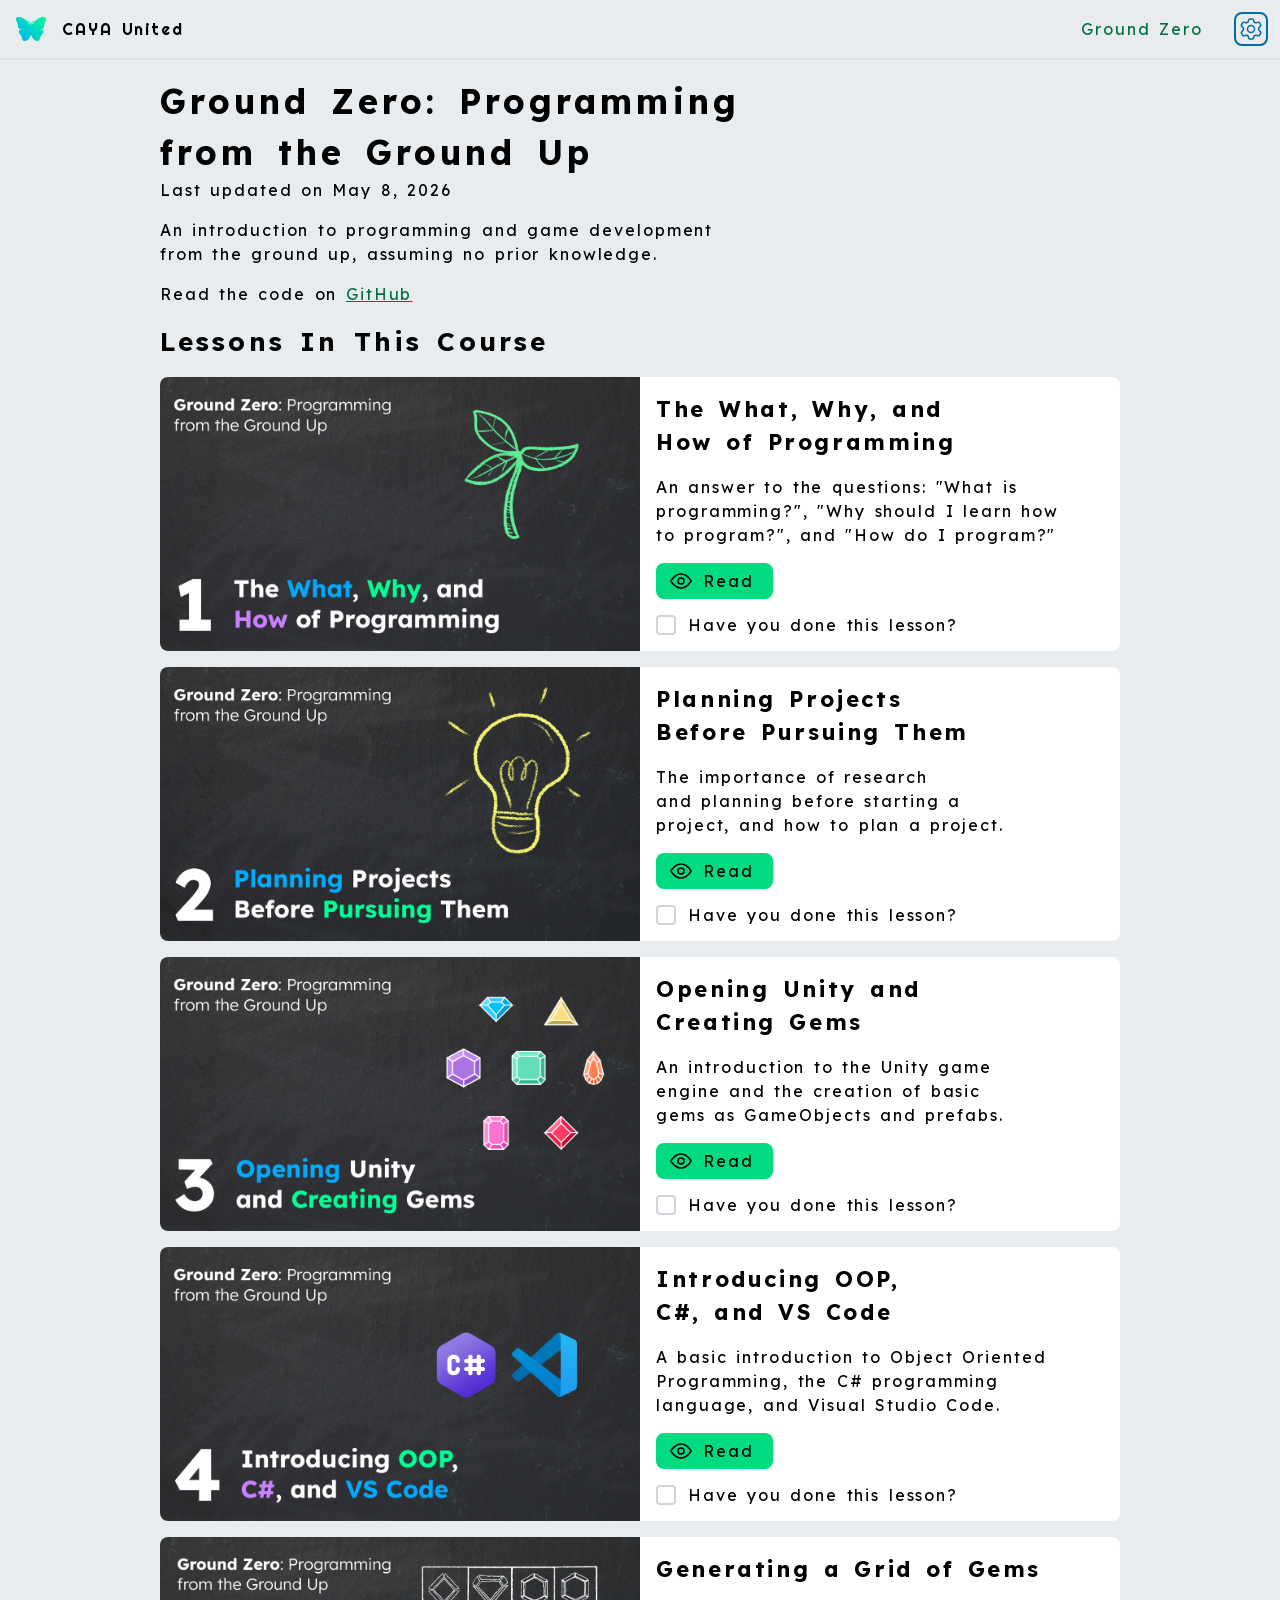
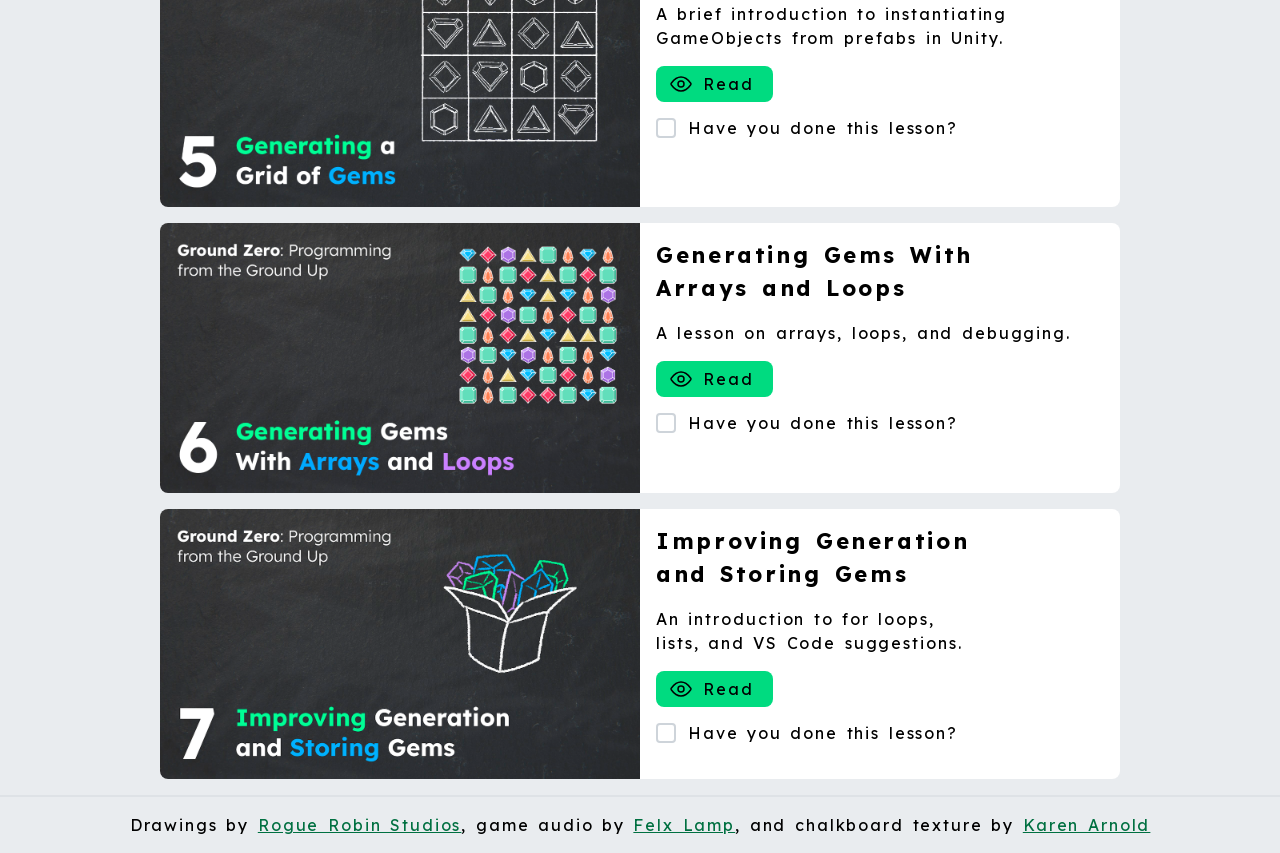
<file: ground-zero.html>
<!DOCTYPE html><html lang="en" data-mantine-color-scheme="light"><head><meta charSet="utf-8"/><meta name="viewport" content="width=device-width, initial-scale=1"/><meta name="viewport" content="minimum-scale=1, initial-scale=1, width=device-width"/><link rel="preload" href="/_next/static/media/2290fed2b3404919-s.p.0esics_r6sjv5.woff2" as="font" crossorigin="" type="font/woff2"/><link rel="preload" href="/_next/static/media/50a63ac321745c44.p.0nfbuvh12bb63.woff2" as="font" crossorigin="" type="font/woff2"/><link rel="preload" href="/_next/static/media/847c6af3f14ca2aa.p.0robg4pd0_tz5.woff2" as="font" crossorigin="" type="font/woff2"/><link rel="preload" href="/_next/static/media/OpenDyslexic_Bold-s.p.0.r8.ypkf_dd3.otf" as="font" crossorigin="" type="font/otf"/><link rel="preload" href="/_next/static/media/OpenDyslexic_Regular-s.p.0~csa2wwh~.l7.otf" as="font" crossorigin="" type="font/otf"/><link rel="preload" href="/_next/static/media/ca31d6821328a4e9-s.p.0w8w9q576xw20.woff2" as="font" crossorigin="" type="font/woff2"/><link rel="preload" as="image" href="/logo.svg"/><link rel="preload" as="image" href="/images/ground-zero/01/thumbnail.png"/><link rel="preload" as="image" href="/images/ground-zero/02/thumbnail.png"/><link rel="preload" as="image" href="/images/ground-zero/03/thumbnail.png"/><link rel="preload" as="image" href="/images/ground-zero/04/thumbnail.png"/><link rel="preload" as="image" href="/images/ground-zero/05/thumbnail.png"/><link rel="preload" as="image" href="/images/ground-zero/06/thumbnail.png"/><link rel="preload" as="image" href="/images/ground-zero/07/thumbnail.png"/><link rel="stylesheet" href="/_next/static/chunks/0kzx891y9cd2j.css" data-precedence="next"/><link rel="stylesheet" href="/_next/static/chunks/0g~_ccfr2qn6e.css" data-precedence="next"/><link rel="stylesheet" href="/_next/static/chunks/0met~n7_zjbwf.css" data-precedence="next"/><link rel="preload" as="script" fetchPriority="low" href="/_next/static/chunks/0lfy81ario__9.js" integrity="sha256-KqkBpZLQ5DXtzK7glxEWkUxBHCtIzRdixJVzlBmdpZY="/><script src="/_next/static/chunks/0pqt~8bl3ukh4.js" async="" integrity="sha256-UmEQGJLiR25DRuGehv1fGcvPfHZf926S65zvzIa222o="></script><script src="/_next/static/chunks/0dla3rzx69gm..js" async="" integrity="sha256-i63fFU1P+L1yIaYDgA0jNWZ1VbXAVZcMB2uD3hRE2iE="></script><script src="/_next/static/chunks/0.rxwb~e6m~y..js" async="" integrity="sha256-1QLIg7/vxFsBhwZ2ZtvSaLBdN5HJVl10i+I01Mmz8Fc="></script><script src="/_next/static/chunks/turbopack-0xm6nr-4gvhuz.js" async="" integrity="sha256-tAwy5IGmntvi/tPei3SeKBWF1S3nhllvPOm6ApGSxvs="></script><script src="/_next/static/chunks/01xlw8hd842-c.js" async=""></script><script src="/_next/static/chunks/0_1~76omogops.js" async=""></script><script src="/_next/static/chunks/04wlurkpixkdw.js" async=""></script><script src="/_next/static/chunks/098zj5.f9hzb8.js" async=""></script><script src="/_next/static/chunks/01360vqvr.gf~.js" async=""></script><script src="/_next/static/chunks/047pr4nlsic5d.js" async=""></script><script src="/_next/static/chunks/1160n.iw33mfv.js" async=""></script><script src="/_next/static/chunks/0x5nzt47ynk~1.js" async=""></script><script src="/_next/static/chunks/08jm.z2gcls94.js" async=""></script><meta name="next-size-adjust" content=""/><title>Ground Zero | CAYA United</title><meta name="description" content="An introduction to programming and game development from the ground up, assuming no prior knowledge."/><meta name="keywords" content="caya united, come as you are, ground zero, match-three game, introduction to programming, game development, unity, c#, complete beginner"/><meta property="og:title" content="Ground Zero | CAYA United"/><meta property="og:description" content="An introduction to programming and game development from the ground up, assuming no prior knowledge."/><meta property="og:image" content="https://cayaunited.org/opengraph-image.png?opengraph-image.0c8ie8lki.tcy.png"/><meta property="og:image:type" content="image/png"/><meta property="og:image:width" content="1200"/><meta property="og:image:height" content="630"/><meta property="og:image:alt" content="The CAYA United butterfly logo with text saying &quot;Come as you are, develop better, game better, become better, united as one. Welcome, to CAYA United.&quot;"/><meta name="twitter:card" content="summary_large_image"/><meta name="twitter:title" content="Ground Zero | CAYA United"/><meta name="twitter:description" content="An introduction to programming and game development from the ground up, assuming no prior knowledge."/><meta name="twitter:image" content="https://cayaunited.org/twitter-image.png?twitter-image.0c8ie8lki.tcy.png"/><meta name="twitter:image:alt" content="The CAYA United butterfly logo with text saying &quot;Come as you are, develop better, game better, become better, united as one. Welcome, to CAYA United.&quot;"/><meta name="twitter:image:type" content="image/png"/><meta name="twitter:image:width" content="1200"/><meta name="twitter:image:height" content="630"/><link rel="icon" href="/favicon.ico?favicon.0m-dkjot648s1.ico" sizes="32x32" type="image/x-icon"/><link rel="icon" href="/icon.svg?icon.0phq1fp-4~8lb.svg" sizes="any" type="image/svg+xml"/><link rel="apple-touch-icon" href="/apple-icon.png?apple-icon.07q-.kfs5ym11.png" sizes="180x180" type="image/png"/><script data-mantine-script="true">try {
  var _colorScheme = window.localStorage.getItem("mantine-color-scheme-value");
  var colorScheme = _colorScheme === "light" || _colorScheme === "dark" || _colorScheme === "auto" ? _colorScheme : "light";
  var computedColorScheme = colorScheme !== "auto" ? colorScheme : window.matchMedia("(prefers-color-scheme: dark)").matches ? "dark" : "light";
  document.documentElement.setAttribute("data-mantine-color-scheme", computedColorScheme);
} catch (e) {}
</script><script src="/_next/static/chunks/03~yq9q893hmn.js" integrity="sha256-CXPB1kyIrcjjyVBBDLWLKI9yEY1ZZbeASUON648vloM=" noModule=""></script></head><body><div hidden=""><!--$--><!--/$--></div><style data-mantine-styles="true">:root, :host{--mantine-font-family: 'Lexend', 'Lexend Fallback';--mantine-font-family-monospace: 'Atkinson Hyperlegible Mono';--mantine-font-family-headings: 'Lexend', 'Lexend Fallback';--mantine-primary-color-filled: var(--mantine-color-green-filled);--mantine-primary-color-filled-hover: var(--mantine-color-green-filled-hover);--mantine-primary-color-light: var(--mantine-color-green-light);--mantine-primary-color-light-hover: var(--mantine-color-green-light-hover);--mantine-primary-color-light-color: var(--mantine-color-green-light-color);--mantine-primary-color-0: var(--mantine-color-green-0);--mantine-primary-color-1: var(--mantine-color-green-1);--mantine-primary-color-2: var(--mantine-color-green-2);--mantine-primary-color-3: var(--mantine-color-green-3);--mantine-primary-color-4: var(--mantine-color-green-4);--mantine-primary-color-5: var(--mantine-color-green-5);--mantine-primary-color-6: var(--mantine-color-green-6);--mantine-primary-color-7: var(--mantine-color-green-7);--mantine-primary-color-8: var(--mantine-color-green-8);--mantine-primary-color-9: var(--mantine-color-green-9);--mantine-color-dark-0: #DADCDF;--mantine-color-dark-1: #8F979F;--mantine-color-dark-2: #7C8690;--mantine-color-dark-3: #6B757E;--mantine-color-dark-4: #5B636B;--mantine-color-dark-5: #4B5259;--mantine-color-dark-6: #3B4146;--mantine-color-dark-7: #2C2F33;--mantine-color-dark-8: #1C1E20;--mantine-color-dark-9: #0B0C0D;--mantine-color-blue-0: #DBF3FF;--mantine-color-blue-1: #B6E7FF;--mantine-color-blue-2: #92DBFF;--mantine-color-blue-3: #6DCEFF;--mantine-color-blue-4: #00AAFF;--mantine-color-blue-5: #009EED;--mantine-color-blue-6: #0092DB;--mantine-color-blue-7: #0086C8;--mantine-color-blue-8: #0079B6;--mantine-color-blue-9: #006DA4;--mantine-color-green-0: #DBFFF0;--mantine-color-green-1: #B6FFE1;--mantine-color-green-2: #92FFD1;--mantine-color-green-3: #00B66A;--mantine-color-green-4: #00FF95;--mantine-color-green-5: #00ED8A;--mantine-color-green-6: #00DB80;--mantine-color-green-7: #00C875;--mantine-color-green-8: #00B66A;--mantine-color-green-9: #007041;--paragraph-bottom-margin: 2em;}

:root[data-mantine-color-scheme="dark"], :host([data-mantine-color-scheme="dark"]){--mantine-primary-color-contrast: var(--mantine-color-black);--mantine-color-body: var(--mantine-color-dark-9);--mantine-color-anchor: var(--mantine-color-green-6);--mantine-color-dark-filled: var(--mantine-color-dark-4);--mantine-color-dark-filled-hover: var(--mantine-color-dark-5);--mantine-color-dark-light: rgba(6, 6, 7, 1);--mantine-color-dark-light-hover: rgba(8, 8, 9, 1);--mantine-color-dark-outline: var(--mantine-color-dark-0);--mantine-color-dark-outline-hover: rgba(218, 220, 223, 0.05);--mantine-color-gray-filled: var(--mantine-color-gray-4);--mantine-color-gray-filled-hover: var(--mantine-color-gray-5);--mantine-color-gray-outline: var(--mantine-color-gray-0);--mantine-color-gray-outline-hover: rgba(248, 249, 250, 0.05);--mantine-color-red-filled: var(--mantine-color-red-4);--mantine-color-red-filled-hover: var(--mantine-color-red-5);--mantine-color-red-outline: var(--mantine-color-red-0);--mantine-color-red-outline-hover: rgba(255, 245, 245, 0.05);--mantine-color-pink-filled: var(--mantine-color-pink-4);--mantine-color-pink-filled-hover: var(--mantine-color-pink-5);--mantine-color-pink-outline: var(--mantine-color-pink-0);--mantine-color-pink-outline-hover: rgba(255, 240, 246, 0.05);--mantine-color-grape-filled: var(--mantine-color-grape-4);--mantine-color-grape-filled-hover: var(--mantine-color-grape-5);--mantine-color-grape-outline: var(--mantine-color-grape-0);--mantine-color-grape-outline-hover: rgba(248, 240, 252, 0.05);--mantine-color-violet-filled: var(--mantine-color-violet-4);--mantine-color-violet-filled-hover: var(--mantine-color-violet-5);--mantine-color-violet-outline: var(--mantine-color-violet-0);--mantine-color-violet-outline-hover: rgba(243, 240, 255, 0.05);--mantine-color-indigo-filled: var(--mantine-color-indigo-4);--mantine-color-indigo-filled-hover: var(--mantine-color-indigo-5);--mantine-color-indigo-outline: var(--mantine-color-indigo-0);--mantine-color-indigo-outline-hover: rgba(237, 242, 255, 0.05);--mantine-color-blue-filled: var(--mantine-color-blue-4);--mantine-color-blue-filled-hover: var(--mantine-color-blue-5);--mantine-color-blue-light: rgba(0, 55, 82, 1);--mantine-color-blue-light-hover: var(--mantine-color-dark-6);--mantine-color-blue-light-color: var(--mantine-color-blue-4);--mantine-color-blue-outline-hover: rgb(0, 170, 255, 0.05);--mantine-color-cyan-filled: var(--mantine-color-cyan-4);--mantine-color-cyan-filled-hover: var(--mantine-color-cyan-5);--mantine-color-cyan-outline: var(--mantine-color-cyan-0);--mantine-color-cyan-outline-hover: rgba(227, 250, 252, 0.05);--mantine-color-teal-filled: var(--mantine-color-teal-4);--mantine-color-teal-filled-hover: var(--mantine-color-teal-5);--mantine-color-teal-outline: var(--mantine-color-teal-0);--mantine-color-teal-outline-hover: rgba(230, 252, 245, 0.05);--mantine-color-green-text: var(--mantine-color-green-6);--mantine-color-green-filled: var(--mantine-color-green-6);--mantine-color-green-filled-hover: var(--mantine-color-green-7);--mantine-color-green-light: rgba(0, 56, 33, 1);--mantine-color-green-light-hover: var(--mantine-color-dark-6);--mantine-color-green-light-color: var(--mantine-color-green-7);--mantine-color-green-outline-hover: rgb(0, 255, 149, 0.05);--mantine-color-lime-filled: var(--mantine-color-lime-4);--mantine-color-lime-filled-hover: var(--mantine-color-lime-5);--mantine-color-lime-outline: var(--mantine-color-lime-0);--mantine-color-lime-outline-hover: rgba(244, 252, 227, 0.05);--mantine-color-yellow-filled: var(--mantine-color-yellow-4);--mantine-color-yellow-filled-hover: var(--mantine-color-yellow-5);--mantine-color-yellow-outline: var(--mantine-color-yellow-0);--mantine-color-yellow-outline-hover: rgba(255, 249, 219, 0.05);--mantine-color-orange-filled: var(--mantine-color-orange-4);--mantine-color-orange-filled-hover: var(--mantine-color-orange-5);--mantine-color-orange-outline: var(--mantine-color-orange-0);--mantine-color-orange-outline-hover: rgba(255, 244, 230, 0.05);--mantine-paper-color: var(--mantine-color-dark-6);}

:root[data-mantine-color-scheme="light"], :host([data-mantine-color-scheme="light"]){--mantine-primary-color-contrast: var(--mantine-color-black);--mantine-color-body: var(--mantine-color-gray-2);--mantine-color-anchor: var(--mantine-color-green-9);--mantine-color-dark-filled: var(--mantine-color-dark-5);--mantine-color-dark-filled-hover: var(--mantine-color-dark-6);--mantine-color-dark-outline: var(--mantine-color-dark-5);--mantine-color-dark-outline-hover: rgba(75, 82, 89, 0.05);--mantine-color-gray-filled: var(--mantine-color-gray-5);--mantine-color-gray-filled-hover: var(--mantine-color-gray-6);--mantine-color-gray-light-hover: var(--mantine-color-gray-1);--mantine-color-gray-outline: var(--mantine-color-gray-5);--mantine-color-gray-outline-hover: rgba(173, 181, 189, 0.05);--mantine-color-red-filled: var(--mantine-color-red-5);--mantine-color-red-filled-hover: var(--mantine-color-red-6);--mantine-color-red-outline: var(--mantine-color-red-5);--mantine-color-red-outline-hover: rgba(255, 107, 107, 0.05);--mantine-color-pink-filled: var(--mantine-color-pink-5);--mantine-color-pink-filled-hover: var(--mantine-color-pink-6);--mantine-color-pink-outline: var(--mantine-color-pink-5);--mantine-color-pink-outline-hover: rgba(240, 101, 149, 0.05);--mantine-color-grape-filled: var(--mantine-color-grape-5);--mantine-color-grape-filled-hover: var(--mantine-color-grape-6);--mantine-color-grape-outline: var(--mantine-color-grape-5);--mantine-color-grape-outline-hover: rgba(204, 93, 232, 0.05);--mantine-color-violet-filled: var(--mantine-color-violet-5);--mantine-color-violet-filled-hover: var(--mantine-color-violet-6);--mantine-color-violet-outline: var(--mantine-color-violet-5);--mantine-color-violet-outline-hover: rgba(132, 94, 247, 0.05);--mantine-color-indigo-filled: var(--mantine-color-indigo-5);--mantine-color-indigo-filled-hover: var(--mantine-color-indigo-6);--mantine-color-indigo-outline: var(--mantine-color-indigo-5);--mantine-color-indigo-outline-hover: rgba(92, 124, 250, 0.05);--mantine-color-blue-filled: var(--mantine-color-blue-5);--mantine-color-blue-filled-hover: var(--mantine-color-blue-6);--mantine-color-blue-light-hover: var(--mantine-color-gray-0);--mantine-color-blue-outline: var(--mantine-color-blue-9);--mantine-color-blue-outline-hover: rgb(0, 170, 255, 0.05);--mantine-color-cyan-filled: var(--mantine-color-cyan-5);--mantine-color-cyan-filled-hover: var(--mantine-color-cyan-6);--mantine-color-cyan-outline: var(--mantine-color-cyan-5);--mantine-color-cyan-outline-hover: rgba(34, 184, 207, 0.05);--mantine-color-teal-filled: var(--mantine-color-teal-5);--mantine-color-teal-filled-hover: var(--mantine-color-teal-6);--mantine-color-teal-outline: var(--mantine-color-teal-5);--mantine-color-teal-outline-hover: rgba(32, 201, 151, 0.05);--mantine-color-green-text: var(--mantine-color-green-9);--mantine-color-green-light-hover: var(--mantine-color-gray-0);--mantine-color-green-outline: var(--mantine-color-green-4);--mantine-color-green-outline-hover: rgb(0, 255, 149, 0.05);--mantine-color-lime-filled: var(--mantine-color-lime-5);--mantine-color-lime-filled-hover: var(--mantine-color-lime-6);--mantine-color-lime-outline: var(--mantine-color-lime-5);--mantine-color-lime-outline-hover: rgba(148, 216, 45, 0.05);--mantine-color-yellow-filled: var(--mantine-color-yellow-5);--mantine-color-yellow-filled-hover: var(--mantine-color-yellow-6);--mantine-color-yellow-outline: var(--mantine-color-yellow-5);--mantine-color-yellow-outline-hover: rgba(252, 196, 25, 0.05);--mantine-color-orange-filled: var(--mantine-color-orange-5);--mantine-color-orange-filled-hover: var(--mantine-color-orange-6);--mantine-color-orange-outline: var(--mantine-color-orange-5);--mantine-color-orange-outline-hover: rgba(255, 146, 43, 0.05);--mantine-paper-color: var(--mantine-color-white);}</style><style data-mantine-styles="classes">@media (max-width: 35.99375em) {.mantine-visible-from-xs {display: none !important;}}@media (min-width: 36em) {.mantine-hidden-from-xs {display: none !important;}}@media (max-width: 47.99375em) {.mantine-visible-from-sm {display: none !important;}}@media (min-width: 48em) {.mantine-hidden-from-sm {display: none !important;}}@media (max-width: 61.99375em) {.mantine-visible-from-md {display: none !important;}}@media (min-width: 62em) {.mantine-hidden-from-md {display: none !important;}}@media (max-width: 74.99375em) {.mantine-visible-from-lg {display: none !important;}}@media (min-width: 75em) {.mantine-hidden-from-lg {display: none !important;}}@media (max-width: 87.99375em) {.mantine-visible-from-xl {display: none !important;}}@media (min-width: 88em) {.mantine-hidden-from-xl {display: none !important;}}</style><style data-mantine-styles="inline">:root{--app-shell-navbar-width:calc(18.75rem * var(--mantine-scale));--app-shell-navbar-offset:calc(18.75rem * var(--mantine-scale));--app-shell-header-height:calc(3.75rem * var(--mantine-scale));--app-shell-header-offset:calc(3.75rem * var(--mantine-scale));--app-shell-padding:var(--mantine-spacing-md);}@media(min-width: 48em){:root{--app-shell-navbar-transform:translateX(calc(var(--app-shell-navbar-width) * -1));--app-shell-navbar-transform-rtl:translateX(var(--app-shell-navbar-width));--app-shell-navbar-offset:0px !important;}}@media(max-width: 47.99375em){:root{--app-shell-navbar-width:100%;--app-shell-navbar-offset:0px;--app-shell-navbar-transform:translateX(calc(var(--app-shell-navbar-width) * -1));--app-shell-navbar-transform-rtl:translateX(var(--app-shell-navbar-width));}}</style><div style="--app-shell-transition-duration:200ms;--app-shell-transition-timing-function:ease" class="m_89ab340 mantine-AppShell-root" data-resizing="true" data-mode="fixed" id="mantine-_R_tb_"><a style="line-height:1.5;letter-spacing:0.12em;word-spacing:0.16em;font-size:var(--mantine-font-size-md);text-decoration:underline" class="mantine-focus-auto m_849cf0da AppLayout-module__ce5uCq__skip-link m_b6d8b162 mantine-Text-root mantine-Anchor-root" data-underline="hover" role="link" href="#main">Skip to main content</a><header style="border-bottom-width:0.125rem;--app-shell-header-z-index:100" class="m_3b16f56b mantine-AppShell-header right-scroll-bar-position" data-with-border="true"><div style="--group-gap:var(--mantine-spacing-md);--group-align:center;--group-justify:space-between;--group-wrap:wrap" class="AppLayout-module__ce5uCq__header m_4081bf90 mantine-Group-root"><div style="--group-gap:var(--mantine-spacing-md);--group-align:center;--group-justify:flex-start;--group-wrap:wrap" class="m_4081bf90 mantine-Group-root"><a role="link" aria-hidden="true" tabindex="-1" class="AppLayout-module__ce5uCq__logo" href="/"><img style="height:calc(1.5rem * var(--mantine-scale))" class="m_9e117634 mantine-Image-root" src="/logo.svg" alt="CAYA United&#x27;s logo: A simple butterfly with a gradient going from blue in the bottom left to green in the top right"/></a><a style="line-height:1.5;letter-spacing:0.12em;word-spacing:0.16em;font-size:var(--mantine-font-size-md)" class="mantine-focus-auto AppLayout-module__ce5uCq__header-name righteous_45ce06bf-module__La5cnW__className m_b6d8b162 mantine-Text-root" aria-label="Link to home page" href="/">CAYA United</a></div><div style="--group-gap:0rem;--group-align:center;--group-justify:flex-start;--group-wrap:wrap;height:100%" class="m_4081bf90 mantine-Group-root"><a style="--button-radius:0rem;--button-bg:transparent;--button-hover:var(--mantine-color-gray-light-hover);--button-color:var(--mantine-color-gray-light-color);--button-bd:calc(0.0625rem * var(--mantine-scale)) solid transparent;line-height:1.5;letter-spacing:0.12em;word-spacing:0.16em;font-weight:400;font-size:1rem;color:var(--mantine-color-green-text);height:100%" class="mantine-focus-auto mantine-active AppLayout-module__ce5uCq__header-link m_77c9d27d mantine-Button-root m_87cf2631 mantine-UnstyledButton-root mantine-visible-from-sm" data-variant="subtle" role="link" aria-hidden="true" aria-label="Course Ground Zero" href="/ground-zero"><span class="m_80f1301b mantine-Button-inner"><span class="m_811560b9 mantine-Button-label">Ground Zero</span></span></a><button style="--ai-size:var(--ai-size-lg);--ai-bg:transparent;--ai-hover:var(--mantine-color-blue-outline-hover);--ai-color:var(--mantine-color-blue-outline);--ai-bd:calc(0.0625rem * var(--mantine-scale)) solid var(--mantine-color-blue-outline);margin-inline:var(--mantine-spacing-sm)" class="mantine-focus-auto mantine-active common-module__SesAsq__action-icon m_8d3f4000 mantine-ActionIcon-root m_87cf2631 mantine-UnstyledButton-root" data-variant="outline" data-size="lg" type="button" aria-label="Open website settings"><span class="m_8d3afb97 mantine-ActionIcon-icon"><svg xmlns="http://www.w3.org/2000/svg" width="24" height="24" viewBox="0 0 24 24" fill="none" color="currentColor" class="" aria-hidden="true"><path d="M21.3175 7.14139L20.8239 6.28479C20.4506 5.63696 20.264 5.31305 19.9464 5.18388C19.6288 5.05472 19.2696 5.15664 18.5513 5.36048L17.3311 5.70418C16.8725 5.80994 16.3913 5.74994 15.9726 5.53479L15.6357 5.34042C15.2766 5.11043 15.0004 4.77133 14.8475 4.37274L14.5136 3.37536C14.294 2.71534 14.1842 2.38533 13.9228 2.19657C13.6615 2.00781 13.3143 2.00781 12.6199 2.00781H11.5051C10.8108 2.00781 10.4636 2.00781 10.2022 2.19657C9.94085 2.38533 9.83106 2.71534 9.61149 3.37536L9.27753 4.37274C9.12465 4.77133 8.84845 5.11043 8.48937 5.34042L8.15249 5.53479C7.73374 5.74994 7.25259 5.80994 6.79398 5.70418L5.57375 5.36048C4.85541 5.15664 4.49625 5.05472 4.17867 5.18388C3.86109 5.31305 3.67445 5.63696 3.30115 6.28479L2.80757 7.14139C2.45766 7.74864 2.2827 8.05227 2.31666 8.37549C2.35061 8.69871 2.58483 8.95918 3.05326 9.48012L4.0843 10.6328C4.3363 10.9518 4.51521 11.5078 4.51521 12.0077C4.51521 12.5078 4.33636 13.0636 4.08433 13.3827L3.05326 14.5354C2.58483 15.0564 2.35062 15.3168 2.31666 15.6401C2.2827 15.9633 2.45766 16.2669 2.80757 16.8741L3.30114 17.7307C3.67443 18.3785 3.86109 18.7025 4.17867 18.8316C4.49625 18.9608 4.85542 18.8589 5.57377 18.655L6.79394 18.3113C7.25263 18.2055 7.73387 18.2656 8.15267 18.4808L8.4895 18.6752C8.84851 18.9052 9.12464 19.2442 9.2775 19.6428L9.61149 20.6403C9.83106 21.3003 9.94085 21.6303 10.2022 21.8191C10.4636 22.0078 10.8108 22.0078 11.5051 22.0078H12.6199C13.3143 22.0078 13.6615 22.0078 13.9228 21.8191C14.1842 21.6303 14.294 21.3003 14.5136 20.6403L14.8476 19.6428C15.0004 19.2442 15.2765 18.9052 15.6356 18.6752L15.9724 18.4808C16.3912 18.2656 16.8724 18.2055 17.3311 18.3113L18.5513 18.655C19.2696 18.8589 19.6288 18.9608 19.9464 18.8316C20.264 18.7025 20.4506 18.3785 20.8239 17.7307L21.3175 16.8741C21.6674 16.2669 21.8423 15.9633 21.8084 15.6401C21.7744 15.3168 21.5402 15.0564 21.0718 14.5354L20.0407 13.3827C19.7887 13.0636 19.6098 12.5078 19.6098 12.0077C19.6098 11.5078 19.7888 10.9518 20.0407 10.6328L21.0718 9.48012C21.5402 8.95918 21.7744 8.69871 21.8084 8.37549C21.8423 8.05227 21.6674 7.74864 21.3175 7.14139Z" stroke="currentColor" stroke-linecap="round" stroke-width="1.5"></path><path d="M15.5195 12C15.5195 13.933 13.9525 15.5 12.0195 15.5C10.0865 15.5 8.51953 13.933 8.51953 12C8.51953 10.067 10.0865 8.5 12.0195 8.5C13.9525 8.5 15.5195 10.067 15.5195 12Z" stroke="currentColor" stroke-width="1.5"></path></svg></span></button><button style="--burger-size:var(--burger-size-sm);--burger-transition-duration:300ms;margin-right:var(--mantine-spacing-md)" class="mantine-focus-auto m_fea6bf1a mantine-Burger-root m_87cf2631 mantine-UnstyledButton-root mantine-hidden-from-sm" data-size="sm" type="button" aria-hidden="false" aria-label="Toggle navigation"><div class="m_d4fb9cad mantine-Burger-burger" data-reduce-motion="true"></div></button></div></div></header><nav style="--app-shell-navbar-z-index:calc(100 + 1);border:none" class="m_45252eee mantine-AppShell-navbar" data-with-border="true" aria-hidden="true"><a style="--nl-bg:transparent;--nl-hover:var(--mantine-color-green-light-hover);--nl-color:var(--mantine-color-green-light-color)" class="mantine-focus-auto AppLayout-module__ce5uCq__navbar-link m_f0824112 mantine-NavLink-root m_87cf2631 mantine-UnstyledButton-root" data-variant="subtle" data-active="true" aria-label="Course Ground Zero" tabindex="-1" href="/ground-zero"><div class="m_f07af9d2 mantine-NavLink-body"><span class="common-module__SesAsq__input-label m_1f6ac4c4 mantine-NavLink-label">Ground Zero</span><span class="m_57492dcc mantine-NavLink-description" data-active="true"></span></div><span class="m_690090b5 mantine-NavLink-section" data-position="right"><svg viewBox="0 0 15 15" fill="none" xmlns="http://www.w3.org/2000/svg" style="width:calc(1rem * var(--mantine-scale));height:calc(1rem * var(--mantine-scale));display:block" class="m_1fd8a00b mantine-NavLink-chevron"><path d="M3.13523 6.15803C3.3241 5.95657 3.64052 5.94637 3.84197 6.13523L7.5 9.56464L11.158 6.13523C11.3595 5.94637 11.6759 5.95657 11.8648 6.15803C12.0536 6.35949 12.0434 6.67591 11.842 6.86477L7.84197 10.6148C7.64964 10.7951 7.35036 10.7951 7.15803 10.6148L3.15803 6.86477C2.95657 6.67591 2.94637 6.35949 3.13523 6.15803Z" fill="currentColor" fill-rule="evenodd" clip-rule="evenodd"></path></svg></span></a><div style="box-sizing:border-box;opacity:0;transition:opacity 200ms ease;height:0;overflow:hidden;display:none" class="mantine-NavLink-collapse" aria-hidden="true" inert=""><div class="m_e17b862f mantine-NavLink-children"><a style="--nl-bg:transparent;--nl-hover:var(--mantine-color-blue-light-hover);--nl-color:var(--mantine-color-blue-light-color)" class="mantine-focus-auto AppLayout-module__ce5uCq__navbar-link m_f0824112 mantine-NavLink-root m_87cf2631 mantine-UnstyledButton-root" data-variant="subtle" data-active="true" aria-label="Lesson Home" color="blue" tabindex="-1" href="/ground-zero"><div class="m_f07af9d2 mantine-NavLink-body"><span class="common-module__SesAsq__input-label m_1f6ac4c4 mantine-NavLink-label">Home</span><span class="m_57492dcc mantine-NavLink-description" data-active="true"></span></div></a><a style="--nl-bg:transparent;--nl-hover:var(--mantine-color-blue-light-hover);--nl-color:var(--mantine-color-blue-light-color)" class="mantine-focus-auto AppLayout-module__ce5uCq__navbar-link m_f0824112 mantine-NavLink-root m_87cf2631 mantine-UnstyledButton-root" data-variant="subtle" aria-label="Lesson The What, Why, and How of Programming" color="blue" tabindex="-1" href="/ground-zero/01-what-why-how"><div class="m_f07af9d2 mantine-NavLink-body"><span class="common-module__SesAsq__input-label m_1f6ac4c4 mantine-NavLink-label">The What, Why, and How of Programming</span><span class="m_57492dcc mantine-NavLink-description"></span></div></a><a style="--nl-bg:transparent;--nl-hover:var(--mantine-color-blue-light-hover);--nl-color:var(--mantine-color-blue-light-color)" class="mantine-focus-auto AppLayout-module__ce5uCq__navbar-link m_f0824112 mantine-NavLink-root m_87cf2631 mantine-UnstyledButton-root" data-variant="subtle" aria-label="Lesson Planning Projects Before Pursuing Them" color="blue" tabindex="-1" href="/ground-zero/02-planning-before-pursuing"><div class="m_f07af9d2 mantine-NavLink-body"><span class="common-module__SesAsq__input-label m_1f6ac4c4 mantine-NavLink-label">Planning Projects Before Pursuing Them</span><span class="m_57492dcc mantine-NavLink-description"></span></div></a><a style="--nl-bg:transparent;--nl-hover:var(--mantine-color-blue-light-hover);--nl-color:var(--mantine-color-blue-light-color)" class="mantine-focus-auto AppLayout-module__ce5uCq__navbar-link m_f0824112 mantine-NavLink-root m_87cf2631 mantine-UnstyledButton-root" data-variant="subtle" aria-label="Lesson Opening Unity and Creating Gems" color="blue" tabindex="-1" href="/ground-zero/03-opening-unity"><div class="m_f07af9d2 mantine-NavLink-body"><span class="common-module__SesAsq__input-label m_1f6ac4c4 mantine-NavLink-label">Opening Unity and Creating Gems</span><span class="m_57492dcc mantine-NavLink-description"></span></div></a><a style="--nl-bg:transparent;--nl-hover:var(--mantine-color-blue-light-hover);--nl-color:var(--mantine-color-blue-light-color)" class="mantine-focus-auto AppLayout-module__ce5uCq__navbar-link m_f0824112 mantine-NavLink-root m_87cf2631 mantine-UnstyledButton-root" data-variant="subtle" aria-label="Lesson Introducing OOP, C#, and VS Code" color="blue" tabindex="-1" href="/ground-zero/04-csharp-intro"><div class="m_f07af9d2 mantine-NavLink-body"><span class="common-module__SesAsq__input-label m_1f6ac4c4 mantine-NavLink-label">Introducing OOP, C#, and VS Code</span><span class="m_57492dcc mantine-NavLink-description"></span></div></a><a style="--nl-bg:transparent;--nl-hover:var(--mantine-color-blue-light-hover);--nl-color:var(--mantine-color-blue-light-color)" class="mantine-focus-auto AppLayout-module__ce5uCq__navbar-link m_f0824112 mantine-NavLink-root m_87cf2631 mantine-UnstyledButton-root" data-variant="subtle" aria-label="Lesson Generating a Grid of Gems" color="blue" tabindex="-1" href="/ground-zero/05-generating-grid"><div class="m_f07af9d2 mantine-NavLink-body"><span class="common-module__SesAsq__input-label m_1f6ac4c4 mantine-NavLink-label">Generating a Grid of Gems</span><span class="m_57492dcc mantine-NavLink-description"></span></div></a><a style="--nl-bg:transparent;--nl-hover:var(--mantine-color-blue-light-hover);--nl-color:var(--mantine-color-blue-light-color)" class="mantine-focus-auto AppLayout-module__ce5uCq__navbar-link m_f0824112 mantine-NavLink-root m_87cf2631 mantine-UnstyledButton-root" data-variant="subtle" aria-label="Lesson Generating Gems With Arrays and Loops" color="blue" tabindex="-1" href="/ground-zero/06-arrays-and-loops"><div class="m_f07af9d2 mantine-NavLink-body"><span class="common-module__SesAsq__input-label m_1f6ac4c4 mantine-NavLink-label">Generating Gems With Arrays and Loops</span><span class="m_57492dcc mantine-NavLink-description"></span></div></a><a style="--nl-bg:transparent;--nl-hover:var(--mantine-color-blue-light-hover);--nl-color:var(--mantine-color-blue-light-color)" class="mantine-focus-auto AppLayout-module__ce5uCq__navbar-link m_f0824112 mantine-NavLink-root m_87cf2631 mantine-UnstyledButton-root" data-variant="subtle" aria-label="Lesson Improving Generation and Storing Gems" color="blue" tabindex="-1" href="/ground-zero/07-storing-gems"><div class="m_f07af9d2 mantine-NavLink-body"><span class="common-module__SesAsq__input-label m_1f6ac4c4 mantine-NavLink-label">Improving Generation and Storing Gems</span><span class="m_57492dcc mantine-NavLink-description"></span></div></a></div></div></nav><main class="m_8983817 mantine-AppShell-main" id="main"><div style="padding-bottom:var(--mantine-spacing-md);min-height:calc(100vh - 60px - calc(120px - 0.125rem) - 1rem)" class=""><div style="padding-inline:0rem" class="m_7485cace mantine-Container-root" data-strategy="block"><h1 style="--title-fw:var(--mantine-h1-font-weight);--title-lh:var(--mantine-h1-line-height);--title-fz:var(--mantine-h1-font-size);line-height:1.5;letter-spacing:0.12em;word-spacing:0.16em" class="common-module__SesAsq__text-wrap-pretty m_8a5d1357 mantine-Title-root" data-order="1">Ground Zero: Programming from the Ground Up</h1><p style="line-height:1.5;letter-spacing:0.12em;word-spacing:0.16em;margin-bottom:var(--mantine-spacing-md);font-size:var(--mantine-font-size-md)" class="mantine-focus-auto m_b6d8b162 mantine-Text-root">Last updated on <!-- -->May 8, 2026</p><p style="line-height:1.5;letter-spacing:0.12em;word-spacing:0.16em;margin-bottom:var(--mantine-spacing-md);font-size:var(--mantine-font-size-md)" class="mantine-focus-auto common-module__SesAsq__text-wrap-pretty m_b6d8b162 mantine-Text-root">An introduction to programming and game development from the ground up, assuming no prior knowledge.</p><p style="line-height:1.5;letter-spacing:0.12em;word-spacing:0.16em;margin-bottom:var(--mantine-spacing-md);font-size:var(--mantine-font-size-md)" class="mantine-focus-auto m_b6d8b162 mantine-Text-root">Read the code on <a style="line-height:1.5;letter-spacing:0.12em;word-spacing:0.16em;font-size:var(--mantine-font-size-md);text-decoration:underline" class="mantine-focus-auto m_849cf0da m_b6d8b162 mantine-Text-root mantine-Anchor-root" data-underline="hover" role="link" target="_blank" href="https://github.com/cayaunited/ground-zero">GitHub</a></p><h2 style="--title-fw:var(--mantine-h2-font-weight);--title-lh:var(--mantine-h2-line-height);--title-fz:var(--mantine-h2-font-size);line-height:1.5;letter-spacing:0.12em;word-spacing:0.16em;margin-bottom:var(--mantine-spacing-md)" class="common-module__SesAsq__text-wrap-pretty m_8a5d1357 mantine-Title-root" data-order="2">Lessons In This Course</h2><div style="--stack-gap:var(--mantine-spacing-md);--stack-align:stretch;--stack-justify:flex-start" class="m_6d731127 mantine-Stack-root"><div style="padding:0rem" class="m_e615b15f mantine-Card-root m_1b7284a3 mantine-Paper-root" data-orientation="vertical"><style data-mantine-styles="inline">.__m__-_R_1krlav5umpdtb_{--grid-gap:0rem;}</style><div style="--grid-align:stretch" class="m_410352e9 mantine-Grid-root __m__-_R_1krlav5umpdtb_"><div class="m_dee7bd2f mantine-Grid-inner"><style data-mantine-styles="inline">.__m__-_R_6rkrlav5umpdtb_{--col-flex-grow:auto;--col-flex-basis:100%;--col-max-width:100%;}@media(min-width: 62em){.__m__-_R_6rkrlav5umpdtb_{--col-flex-grow:auto;--col-flex-basis:calc(50% - 0.5 * var(--grid-column-gap));--col-max-width:calc(50% - 0.5 * var(--grid-column-gap));}}</style><div class="m_96bdd299 mantine-Grid-col __m__-_R_6rkrlav5umpdtb_"><img style="height:100%" class="m_9e117634 mantine-Image-root" src="/images/ground-zero/01/thumbnail.png" alt="The What, Why, and How of Programming: The video&#x27;s thumbnail, containing a plant sapling that represents a starting point in the journey to learn programming"/></div><style data-mantine-styles="inline">.__m__-_R_arkrlav5umpdtb_{--col-flex-grow:auto;--col-flex-basis:100%;--col-max-width:100%;}@media(min-width: 62em){.__m__-_R_arkrlav5umpdtb_{--col-flex-grow:auto;--col-flex-basis:calc(50% - 0.5 * var(--grid-column-gap));--col-max-width:calc(50% - 0.5 * var(--grid-column-gap));}}</style><div style="padding:var(--mantine-spacing-md)" class="m_96bdd299 mantine-Grid-col __m__-_R_arkrlav5umpdtb_"><h3 style="--title-fw:var(--mantine-h3-font-weight);--title-lh:var(--mantine-h3-line-height);--title-fz:var(--mantine-h3-font-size);line-height:1.5;letter-spacing:0.12em;word-spacing:0.16em;margin-bottom:var(--mantine-spacing-md)" class="common-module__SesAsq__text-wrap-pretty m_8a5d1357 mantine-Title-root" data-order="3">The What, Why, and How of Programming</h3><p style="line-height:1.5;letter-spacing:0.12em;word-spacing:0.16em;margin-bottom:var(--mantine-spacing-md);font-size:var(--mantine-font-size-md)" class="mantine-focus-auto common-module__SesAsq__text-wrap-pretty m_b6d8b162 mantine-Text-root">An answer to the questions: &quot;What is programming?&quot;, &quot;Why should I learn how to program?&quot;, and &quot;How do I program?&quot;</p><div style="--group-gap:var(--mantine-spacing-md);--group-align:center;--group-justify:flex-start;--group-wrap:wrap;margin-bottom:var(--mantine-spacing-md)" class="m_4081bf90 mantine-Group-root"><a style="--button-color:var(--mantine-color-black);line-height:1.5;letter-spacing:0.12em;word-spacing:0.16em;font-weight:400;font-size:1rem" class="mantine-focus-auto mantine-active common-module__SesAsq__button m_77c9d27d mantine-Button-root m_87cf2631 mantine-UnstyledButton-root" data-with-left-section="true" role="link" href="/ground-zero/01-what-why-how"><span class="m_80f1301b mantine-Button-inner"><span class="m_a74036a mantine-Button-section" data-position="left"><svg xmlns="http://www.w3.org/2000/svg" width="24" height="24" viewBox="0 0 24 24" fill="none" color="currentColor" class="" aria-hidden="true"><path d="M21.544 11.045C21.848 11.4713 22 11.6845 22 12C22 12.3155 21.848 12.5287 21.544 12.955C20.1779 14.8706 16.6892 19 12 19C7.31078 19 3.8221 14.8706 2.45604 12.955C2.15201 12.5287 2 12.3155 2 12C2 11.6845 2.15201 11.4713 2.45604 11.045C3.8221 9.12944 7.31078 5 12 5C16.6892 5 20.1779 9.12944 21.544 11.045Z" stroke="currentColor" stroke-width="1.5"></path><path d="M15 12C15 10.3431 13.6569 9 12 9C10.3431 9 9 10.3431 9 12C9 13.6569 10.3431 15 12 15C13.6569 15 15 13.6569 15 12Z" stroke="currentColor" stroke-width="1.5"></path></svg></span><span class="m_811560b9 mantine-Button-label">Read</span></span></a></div><div style="--checkbox-radius:var(--mantine-radius-sm);--checkbox-color:var(--mantine-color-blue-filled);--checkbox-icon-color:var(--mantine-color-black);line-height:1.5;letter-spacing:0.12em;word-spacing:0.16em" class="m_bf2d988c mantine-Checkbox-root m_5f75b09e mantine-Checkbox-root" data-variant="filled" data-label-position="right"><div class="m_5f6e695e mantine-Checkbox-body"><div class="m_26062bec mantine-Checkbox-inner" data-label-position="right"><input class="mantine-focus-auto common-module__SesAsq__input m_26063560 mantine-Checkbox-input" id="mantine-_R_4mqrkrlav5umpdtb_" type="checkbox"/><svg viewBox="0 0 10 7" fill="none" xmlns="http://www.w3.org/2000/svg" aria-hidden="true" class="m_bf295423 mantine-Checkbox-icon"><path d="M4 4.586L1.707 2.293A1 1 0 1 0 .293 3.707l3 3a.997.997 0 0 0 1.414 0l5-5A1 1 0 1 0 8.293.293L4 4.586z" fill="currentColor" fill-rule="evenodd" clip-rule="evenodd"></path></svg></div><div class="m_d3ea56bb mantine-Checkbox-labelWrapper"><label class="common-module__SesAsq__input-label m_8ee546b8 mantine-Checkbox-label" for="mantine-_R_4mqrkrlav5umpdtb_">Have you done this lesson?</label></div></div></div></div></div></div></div><div style="padding:0rem" class="m_e615b15f mantine-Card-root m_1b7284a3 mantine-Paper-root" data-orientation="vertical"><style data-mantine-styles="inline">.__m__-_R_1lblav5umpdtb_{--grid-gap:0rem;}</style><div style="--grid-align:stretch" class="m_410352e9 mantine-Grid-root __m__-_R_1lblav5umpdtb_"><div class="m_dee7bd2f mantine-Grid-inner"><style data-mantine-styles="inline">.__m__-_R_6rlblav5umpdtb_{--col-flex-grow:auto;--col-flex-basis:100%;--col-max-width:100%;}@media(min-width: 62em){.__m__-_R_6rlblav5umpdtb_{--col-flex-grow:auto;--col-flex-basis:calc(50% - 0.5 * var(--grid-column-gap));--col-max-width:calc(50% - 0.5 * var(--grid-column-gap));}}</style><div class="m_96bdd299 mantine-Grid-col __m__-_R_6rlblav5umpdtb_"><img style="height:100%" class="m_9e117634 mantine-Image-root" src="/images/ground-zero/02/thumbnail.png" alt="Planning Projects Before Pursuing Them: The video&#x27;s thumbnail, containing a lightbulb that represents coming up with ideas and a plan for a project"/></div><style data-mantine-styles="inline">.__m__-_R_arlblav5umpdtb_{--col-flex-grow:auto;--col-flex-basis:100%;--col-max-width:100%;}@media(min-width: 62em){.__m__-_R_arlblav5umpdtb_{--col-flex-grow:auto;--col-flex-basis:calc(50% - 0.5 * var(--grid-column-gap));--col-max-width:calc(50% - 0.5 * var(--grid-column-gap));}}</style><div style="padding:var(--mantine-spacing-md)" class="m_96bdd299 mantine-Grid-col __m__-_R_arlblav5umpdtb_"><h3 style="--title-fw:var(--mantine-h3-font-weight);--title-lh:var(--mantine-h3-line-height);--title-fz:var(--mantine-h3-font-size);line-height:1.5;letter-spacing:0.12em;word-spacing:0.16em;margin-bottom:var(--mantine-spacing-md)" class="common-module__SesAsq__text-wrap-pretty m_8a5d1357 mantine-Title-root" data-order="3">Planning Projects Before Pursuing Them</h3><p style="line-height:1.5;letter-spacing:0.12em;word-spacing:0.16em;margin-bottom:var(--mantine-spacing-md);font-size:var(--mantine-font-size-md)" class="mantine-focus-auto common-module__SesAsq__text-wrap-pretty m_b6d8b162 mantine-Text-root">The importance of research and planning before starting a project, and how to plan a project.</p><div style="--group-gap:var(--mantine-spacing-md);--group-align:center;--group-justify:flex-start;--group-wrap:wrap;margin-bottom:var(--mantine-spacing-md)" class="m_4081bf90 mantine-Group-root"><a style="--button-color:var(--mantine-color-black);line-height:1.5;letter-spacing:0.12em;word-spacing:0.16em;font-weight:400;font-size:1rem" class="mantine-focus-auto mantine-active common-module__SesAsq__button m_77c9d27d mantine-Button-root m_87cf2631 mantine-UnstyledButton-root" data-with-left-section="true" role="link" href="/ground-zero/02-planning-before-pursuing"><span class="m_80f1301b mantine-Button-inner"><span class="m_a74036a mantine-Button-section" data-position="left"><svg xmlns="http://www.w3.org/2000/svg" width="24" height="24" viewBox="0 0 24 24" fill="none" color="currentColor" class="" aria-hidden="true"><path d="M21.544 11.045C21.848 11.4713 22 11.6845 22 12C22 12.3155 21.848 12.5287 21.544 12.955C20.1779 14.8706 16.6892 19 12 19C7.31078 19 3.8221 14.8706 2.45604 12.955C2.15201 12.5287 2 12.3155 2 12C2 11.6845 2.15201 11.4713 2.45604 11.045C3.8221 9.12944 7.31078 5 12 5C16.6892 5 20.1779 9.12944 21.544 11.045Z" stroke="currentColor" stroke-width="1.5"></path><path d="M15 12C15 10.3431 13.6569 9 12 9C10.3431 9 9 10.3431 9 12C9 13.6569 10.3431 15 12 15C13.6569 15 15 13.6569 15 12Z" stroke="currentColor" stroke-width="1.5"></path></svg></span><span class="m_811560b9 mantine-Button-label">Read</span></span></a></div><div style="--checkbox-radius:var(--mantine-radius-sm);--checkbox-color:var(--mantine-color-blue-filled);--checkbox-icon-color:var(--mantine-color-black);line-height:1.5;letter-spacing:0.12em;word-spacing:0.16em" class="m_bf2d988c mantine-Checkbox-root m_5f75b09e mantine-Checkbox-root" data-variant="filled" data-label-position="right"><div class="m_5f6e695e mantine-Checkbox-body"><div class="m_26062bec mantine-Checkbox-inner" data-label-position="right"><input class="mantine-focus-auto common-module__SesAsq__input m_26063560 mantine-Checkbox-input" id="mantine-_R_4mqrlblav5umpdtb_" type="checkbox"/><svg viewBox="0 0 10 7" fill="none" xmlns="http://www.w3.org/2000/svg" aria-hidden="true" class="m_bf295423 mantine-Checkbox-icon"><path d="M4 4.586L1.707 2.293A1 1 0 1 0 .293 3.707l3 3a.997.997 0 0 0 1.414 0l5-5A1 1 0 1 0 8.293.293L4 4.586z" fill="currentColor" fill-rule="evenodd" clip-rule="evenodd"></path></svg></div><div class="m_d3ea56bb mantine-Checkbox-labelWrapper"><label class="common-module__SesAsq__input-label m_8ee546b8 mantine-Checkbox-label" for="mantine-_R_4mqrlblav5umpdtb_">Have you done this lesson?</label></div></div></div></div></div></div></div><div style="padding:0rem" class="m_e615b15f mantine-Card-root m_1b7284a3 mantine-Paper-root" data-orientation="vertical"><style data-mantine-styles="inline">.__m__-_R_1lrlav5umpdtb_{--grid-gap:0rem;}</style><div style="--grid-align:stretch" class="m_410352e9 mantine-Grid-root __m__-_R_1lrlav5umpdtb_"><div class="m_dee7bd2f mantine-Grid-inner"><style data-mantine-styles="inline">.__m__-_R_6rlrlav5umpdtb_{--col-flex-grow:auto;--col-flex-basis:100%;--col-max-width:100%;}@media(min-width: 62em){.__m__-_R_6rlrlav5umpdtb_{--col-flex-grow:auto;--col-flex-basis:calc(50% - 0.5 * var(--grid-column-gap));--col-max-width:calc(50% - 0.5 * var(--grid-column-gap));}}</style><div class="m_96bdd299 mantine-Grid-col __m__-_R_6rlrlav5umpdtb_"><img style="height:100%" class="m_9e117634 mantine-Image-root" src="/images/ground-zero/03/thumbnail.png" alt="Opening Unity and Creating Gems: The video&#x27;s thumbnail, containing a the different gems that will be in the game"/></div><style data-mantine-styles="inline">.__m__-_R_arlrlav5umpdtb_{--col-flex-grow:auto;--col-flex-basis:100%;--col-max-width:100%;}@media(min-width: 62em){.__m__-_R_arlrlav5umpdtb_{--col-flex-grow:auto;--col-flex-basis:calc(50% - 0.5 * var(--grid-column-gap));--col-max-width:calc(50% - 0.5 * var(--grid-column-gap));}}</style><div style="padding:var(--mantine-spacing-md)" class="m_96bdd299 mantine-Grid-col __m__-_R_arlrlav5umpdtb_"><h3 style="--title-fw:var(--mantine-h3-font-weight);--title-lh:var(--mantine-h3-line-height);--title-fz:var(--mantine-h3-font-size);line-height:1.5;letter-spacing:0.12em;word-spacing:0.16em;margin-bottom:var(--mantine-spacing-md)" class="common-module__SesAsq__text-wrap-pretty m_8a5d1357 mantine-Title-root" data-order="3">Opening Unity and Creating Gems</h3><p style="line-height:1.5;letter-spacing:0.12em;word-spacing:0.16em;margin-bottom:var(--mantine-spacing-md);font-size:var(--mantine-font-size-md)" class="mantine-focus-auto common-module__SesAsq__text-wrap-pretty m_b6d8b162 mantine-Text-root">An introduction to the Unity game engine and the creation of basic gems as GameObjects and prefabs.</p><div style="--group-gap:var(--mantine-spacing-md);--group-align:center;--group-justify:flex-start;--group-wrap:wrap;margin-bottom:var(--mantine-spacing-md)" class="m_4081bf90 mantine-Group-root"><a style="--button-color:var(--mantine-color-black);line-height:1.5;letter-spacing:0.12em;word-spacing:0.16em;font-weight:400;font-size:1rem" class="mantine-focus-auto mantine-active common-module__SesAsq__button m_77c9d27d mantine-Button-root m_87cf2631 mantine-UnstyledButton-root" data-with-left-section="true" role="link" href="/ground-zero/03-opening-unity"><span class="m_80f1301b mantine-Button-inner"><span class="m_a74036a mantine-Button-section" data-position="left"><svg xmlns="http://www.w3.org/2000/svg" width="24" height="24" viewBox="0 0 24 24" fill="none" color="currentColor" class="" aria-hidden="true"><path d="M21.544 11.045C21.848 11.4713 22 11.6845 22 12C22 12.3155 21.848 12.5287 21.544 12.955C20.1779 14.8706 16.6892 19 12 19C7.31078 19 3.8221 14.8706 2.45604 12.955C2.15201 12.5287 2 12.3155 2 12C2 11.6845 2.15201 11.4713 2.45604 11.045C3.8221 9.12944 7.31078 5 12 5C16.6892 5 20.1779 9.12944 21.544 11.045Z" stroke="currentColor" stroke-width="1.5"></path><path d="M15 12C15 10.3431 13.6569 9 12 9C10.3431 9 9 10.3431 9 12C9 13.6569 10.3431 15 12 15C13.6569 15 15 13.6569 15 12Z" stroke="currentColor" stroke-width="1.5"></path></svg></span><span class="m_811560b9 mantine-Button-label">Read</span></span></a></div><div style="--checkbox-radius:var(--mantine-radius-sm);--checkbox-color:var(--mantine-color-blue-filled);--checkbox-icon-color:var(--mantine-color-black);line-height:1.5;letter-spacing:0.12em;word-spacing:0.16em" class="m_bf2d988c mantine-Checkbox-root m_5f75b09e mantine-Checkbox-root" data-variant="filled" data-label-position="right"><div class="m_5f6e695e mantine-Checkbox-body"><div class="m_26062bec mantine-Checkbox-inner" data-label-position="right"><input class="mantine-focus-auto common-module__SesAsq__input m_26063560 mantine-Checkbox-input" id="mantine-_R_4mqrlrlav5umpdtb_" type="checkbox"/><svg viewBox="0 0 10 7" fill="none" xmlns="http://www.w3.org/2000/svg" aria-hidden="true" class="m_bf295423 mantine-Checkbox-icon"><path d="M4 4.586L1.707 2.293A1 1 0 1 0 .293 3.707l3 3a.997.997 0 0 0 1.414 0l5-5A1 1 0 1 0 8.293.293L4 4.586z" fill="currentColor" fill-rule="evenodd" clip-rule="evenodd"></path></svg></div><div class="m_d3ea56bb mantine-Checkbox-labelWrapper"><label class="common-module__SesAsq__input-label m_8ee546b8 mantine-Checkbox-label" for="mantine-_R_4mqrlrlav5umpdtb_">Have you done this lesson?</label></div></div></div></div></div></div></div><div style="padding:0rem" class="m_e615b15f mantine-Card-root m_1b7284a3 mantine-Paper-root" data-orientation="vertical"><style data-mantine-styles="inline">.__m__-_R_1mblav5umpdtb_{--grid-gap:0rem;}</style><div style="--grid-align:stretch" class="m_410352e9 mantine-Grid-root __m__-_R_1mblav5umpdtb_"><div class="m_dee7bd2f mantine-Grid-inner"><style data-mantine-styles="inline">.__m__-_R_6rmblav5umpdtb_{--col-flex-grow:auto;--col-flex-basis:100%;--col-max-width:100%;}@media(min-width: 62em){.__m__-_R_6rmblav5umpdtb_{--col-flex-grow:auto;--col-flex-basis:calc(50% - 0.5 * var(--grid-column-gap));--col-max-width:calc(50% - 0.5 * var(--grid-column-gap));}}</style><div class="m_96bdd299 mantine-Grid-col __m__-_R_6rmblav5umpdtb_"><img style="height:100%" class="m_9e117634 mantine-Image-root" src="/images/ground-zero/04/thumbnail.png" alt="Introducing OOP, C#, and VS Code: The video&#x27;s thumbnail, containing the C# and VS Code logos"/></div><style data-mantine-styles="inline">.__m__-_R_armblav5umpdtb_{--col-flex-grow:auto;--col-flex-basis:100%;--col-max-width:100%;}@media(min-width: 62em){.__m__-_R_armblav5umpdtb_{--col-flex-grow:auto;--col-flex-basis:calc(50% - 0.5 * var(--grid-column-gap));--col-max-width:calc(50% - 0.5 * var(--grid-column-gap));}}</style><div style="padding:var(--mantine-spacing-md)" class="m_96bdd299 mantine-Grid-col __m__-_R_armblav5umpdtb_"><h3 style="--title-fw:var(--mantine-h3-font-weight);--title-lh:var(--mantine-h3-line-height);--title-fz:var(--mantine-h3-font-size);line-height:1.5;letter-spacing:0.12em;word-spacing:0.16em;margin-bottom:var(--mantine-spacing-md)" class="common-module__SesAsq__text-wrap-pretty m_8a5d1357 mantine-Title-root" data-order="3">Introducing OOP, C#, and VS Code</h3><p style="line-height:1.5;letter-spacing:0.12em;word-spacing:0.16em;margin-bottom:var(--mantine-spacing-md);font-size:var(--mantine-font-size-md)" class="mantine-focus-auto common-module__SesAsq__text-wrap-pretty m_b6d8b162 mantine-Text-root">A basic introduction to Object Oriented Programming, the C# programming language, and Visual Studio Code.</p><div style="--group-gap:var(--mantine-spacing-md);--group-align:center;--group-justify:flex-start;--group-wrap:wrap;margin-bottom:var(--mantine-spacing-md)" class="m_4081bf90 mantine-Group-root"><a style="--button-color:var(--mantine-color-black);line-height:1.5;letter-spacing:0.12em;word-spacing:0.16em;font-weight:400;font-size:1rem" class="mantine-focus-auto mantine-active common-module__SesAsq__button m_77c9d27d mantine-Button-root m_87cf2631 mantine-UnstyledButton-root" data-with-left-section="true" role="link" href="/ground-zero/04-csharp-intro"><span class="m_80f1301b mantine-Button-inner"><span class="m_a74036a mantine-Button-section" data-position="left"><svg xmlns="http://www.w3.org/2000/svg" width="24" height="24" viewBox="0 0 24 24" fill="none" color="currentColor" class="" aria-hidden="true"><path d="M21.544 11.045C21.848 11.4713 22 11.6845 22 12C22 12.3155 21.848 12.5287 21.544 12.955C20.1779 14.8706 16.6892 19 12 19C7.31078 19 3.8221 14.8706 2.45604 12.955C2.15201 12.5287 2 12.3155 2 12C2 11.6845 2.15201 11.4713 2.45604 11.045C3.8221 9.12944 7.31078 5 12 5C16.6892 5 20.1779 9.12944 21.544 11.045Z" stroke="currentColor" stroke-width="1.5"></path><path d="M15 12C15 10.3431 13.6569 9 12 9C10.3431 9 9 10.3431 9 12C9 13.6569 10.3431 15 12 15C13.6569 15 15 13.6569 15 12Z" stroke="currentColor" stroke-width="1.5"></path></svg></span><span class="m_811560b9 mantine-Button-label">Read</span></span></a></div><div style="--checkbox-radius:var(--mantine-radius-sm);--checkbox-color:var(--mantine-color-blue-filled);--checkbox-icon-color:var(--mantine-color-black);line-height:1.5;letter-spacing:0.12em;word-spacing:0.16em" class="m_bf2d988c mantine-Checkbox-root m_5f75b09e mantine-Checkbox-root" data-variant="filled" data-label-position="right"><div class="m_5f6e695e mantine-Checkbox-body"><div class="m_26062bec mantine-Checkbox-inner" data-label-position="right"><input class="mantine-focus-auto common-module__SesAsq__input m_26063560 mantine-Checkbox-input" id="mantine-_R_4mqrmblav5umpdtb_" type="checkbox"/><svg viewBox="0 0 10 7" fill="none" xmlns="http://www.w3.org/2000/svg" aria-hidden="true" class="m_bf295423 mantine-Checkbox-icon"><path d="M4 4.586L1.707 2.293A1 1 0 1 0 .293 3.707l3 3a.997.997 0 0 0 1.414 0l5-5A1 1 0 1 0 8.293.293L4 4.586z" fill="currentColor" fill-rule="evenodd" clip-rule="evenodd"></path></svg></div><div class="m_d3ea56bb mantine-Checkbox-labelWrapper"><label class="common-module__SesAsq__input-label m_8ee546b8 mantine-Checkbox-label" for="mantine-_R_4mqrmblav5umpdtb_">Have you done this lesson?</label></div></div></div></div></div></div></div><div style="padding:0rem" class="m_e615b15f mantine-Card-root m_1b7284a3 mantine-Paper-root" data-orientation="vertical"><style data-mantine-styles="inline">.__m__-_R_1mrlav5umpdtb_{--grid-gap:0rem;}</style><div style="--grid-align:stretch" class="m_410352e9 mantine-Grid-root __m__-_R_1mrlav5umpdtb_"><div class="m_dee7bd2f mantine-Grid-inner"><style data-mantine-styles="inline">.__m__-_R_6rmrlav5umpdtb_{--col-flex-grow:auto;--col-flex-basis:100%;--col-max-width:100%;}@media(min-width: 62em){.__m__-_R_6rmrlav5umpdtb_{--col-flex-grow:auto;--col-flex-basis:calc(50% - 0.5 * var(--grid-column-gap));--col-max-width:calc(50% - 0.5 * var(--grid-column-gap));}}</style><div class="m_96bdd299 mantine-Grid-col __m__-_R_6rmrlav5umpdtb_"><img style="height:100%" class="m_9e117634 mantine-Image-root" src="/images/ground-zero/05/thumbnail.png" alt="Generating a Grid of Gems: The video&#x27;s thumbnail, containing a four by four grid of different gems"/></div><style data-mantine-styles="inline">.__m__-_R_armrlav5umpdtb_{--col-flex-grow:auto;--col-flex-basis:100%;--col-max-width:100%;}@media(min-width: 62em){.__m__-_R_armrlav5umpdtb_{--col-flex-grow:auto;--col-flex-basis:calc(50% - 0.5 * var(--grid-column-gap));--col-max-width:calc(50% - 0.5 * var(--grid-column-gap));}}</style><div style="padding:var(--mantine-spacing-md)" class="m_96bdd299 mantine-Grid-col __m__-_R_armrlav5umpdtb_"><h3 style="--title-fw:var(--mantine-h3-font-weight);--title-lh:var(--mantine-h3-line-height);--title-fz:var(--mantine-h3-font-size);line-height:1.5;letter-spacing:0.12em;word-spacing:0.16em;margin-bottom:var(--mantine-spacing-md)" class="common-module__SesAsq__text-wrap-pretty m_8a5d1357 mantine-Title-root" data-order="3">Generating a Grid of Gems</h3><p style="line-height:1.5;letter-spacing:0.12em;word-spacing:0.16em;margin-bottom:var(--mantine-spacing-md);font-size:var(--mantine-font-size-md)" class="mantine-focus-auto common-module__SesAsq__text-wrap-pretty m_b6d8b162 mantine-Text-root">A brief introduction to instantiating GameObjects from prefabs in Unity.</p><div style="--group-gap:var(--mantine-spacing-md);--group-align:center;--group-justify:flex-start;--group-wrap:wrap;margin-bottom:var(--mantine-spacing-md)" class="m_4081bf90 mantine-Group-root"><a style="--button-color:var(--mantine-color-black);line-height:1.5;letter-spacing:0.12em;word-spacing:0.16em;font-weight:400;font-size:1rem" class="mantine-focus-auto mantine-active common-module__SesAsq__button m_77c9d27d mantine-Button-root m_87cf2631 mantine-UnstyledButton-root" data-with-left-section="true" role="link" href="/ground-zero/05-generating-grid"><span class="m_80f1301b mantine-Button-inner"><span class="m_a74036a mantine-Button-section" data-position="left"><svg xmlns="http://www.w3.org/2000/svg" width="24" height="24" viewBox="0 0 24 24" fill="none" color="currentColor" class="" aria-hidden="true"><path d="M21.544 11.045C21.848 11.4713 22 11.6845 22 12C22 12.3155 21.848 12.5287 21.544 12.955C20.1779 14.8706 16.6892 19 12 19C7.31078 19 3.8221 14.8706 2.45604 12.955C2.15201 12.5287 2 12.3155 2 12C2 11.6845 2.15201 11.4713 2.45604 11.045C3.8221 9.12944 7.31078 5 12 5C16.6892 5 20.1779 9.12944 21.544 11.045Z" stroke="currentColor" stroke-width="1.5"></path><path d="M15 12C15 10.3431 13.6569 9 12 9C10.3431 9 9 10.3431 9 12C9 13.6569 10.3431 15 12 15C13.6569 15 15 13.6569 15 12Z" stroke="currentColor" stroke-width="1.5"></path></svg></span><span class="m_811560b9 mantine-Button-label">Read</span></span></a></div><div style="--checkbox-radius:var(--mantine-radius-sm);--checkbox-color:var(--mantine-color-blue-filled);--checkbox-icon-color:var(--mantine-color-black);line-height:1.5;letter-spacing:0.12em;word-spacing:0.16em" class="m_bf2d988c mantine-Checkbox-root m_5f75b09e mantine-Checkbox-root" data-variant="filled" data-label-position="right"><div class="m_5f6e695e mantine-Checkbox-body"><div class="m_26062bec mantine-Checkbox-inner" data-label-position="right"><input class="mantine-focus-auto common-module__SesAsq__input m_26063560 mantine-Checkbox-input" id="mantine-_R_4mqrmrlav5umpdtb_" type="checkbox"/><svg viewBox="0 0 10 7" fill="none" xmlns="http://www.w3.org/2000/svg" aria-hidden="true" class="m_bf295423 mantine-Checkbox-icon"><path d="M4 4.586L1.707 2.293A1 1 0 1 0 .293 3.707l3 3a.997.997 0 0 0 1.414 0l5-5A1 1 0 1 0 8.293.293L4 4.586z" fill="currentColor" fill-rule="evenodd" clip-rule="evenodd"></path></svg></div><div class="m_d3ea56bb mantine-Checkbox-labelWrapper"><label class="common-module__SesAsq__input-label m_8ee546b8 mantine-Checkbox-label" for="mantine-_R_4mqrmrlav5umpdtb_">Have you done this lesson?</label></div></div></div></div></div></div></div><div style="padding:0rem" class="m_e615b15f mantine-Card-root m_1b7284a3 mantine-Paper-root" data-orientation="vertical"><style data-mantine-styles="inline">.__m__-_R_1nblav5umpdtb_{--grid-gap:0rem;}</style><div style="--grid-align:stretch" class="m_410352e9 mantine-Grid-root __m__-_R_1nblav5umpdtb_"><div class="m_dee7bd2f mantine-Grid-inner"><style data-mantine-styles="inline">.__m__-_R_6rnblav5umpdtb_{--col-flex-grow:auto;--col-flex-basis:100%;--col-max-width:100%;}@media(min-width: 62em){.__m__-_R_6rnblav5umpdtb_{--col-flex-grow:auto;--col-flex-basis:calc(50% - 0.5 * var(--grid-column-gap));--col-max-width:calc(50% - 0.5 * var(--grid-column-gap));}}</style><div class="m_96bdd299 mantine-Grid-col __m__-_R_6rnblav5umpdtb_"><img style="height:100%" class="m_9e117634 mantine-Image-root" src="/images/ground-zero/06/thumbnail.png" alt="Generating Gems With Arrays and Loops: The video&#x27;s thumbnail, containing an eight by eight grid of differently colored gems"/></div><style data-mantine-styles="inline">.__m__-_R_arnblav5umpdtb_{--col-flex-grow:auto;--col-flex-basis:100%;--col-max-width:100%;}@media(min-width: 62em){.__m__-_R_arnblav5umpdtb_{--col-flex-grow:auto;--col-flex-basis:calc(50% - 0.5 * var(--grid-column-gap));--col-max-width:calc(50% - 0.5 * var(--grid-column-gap));}}</style><div style="padding:var(--mantine-spacing-md)" class="m_96bdd299 mantine-Grid-col __m__-_R_arnblav5umpdtb_"><h3 style="--title-fw:var(--mantine-h3-font-weight);--title-lh:var(--mantine-h3-line-height);--title-fz:var(--mantine-h3-font-size);line-height:1.5;letter-spacing:0.12em;word-spacing:0.16em;margin-bottom:var(--mantine-spacing-md)" class="common-module__SesAsq__text-wrap-pretty m_8a5d1357 mantine-Title-root" data-order="3">Generating Gems With Arrays and Loops</h3><p style="line-height:1.5;letter-spacing:0.12em;word-spacing:0.16em;margin-bottom:var(--mantine-spacing-md);font-size:var(--mantine-font-size-md)" class="mantine-focus-auto common-module__SesAsq__text-wrap-pretty m_b6d8b162 mantine-Text-root">A lesson on arrays, loops, and debugging.</p><div style="--group-gap:var(--mantine-spacing-md);--group-align:center;--group-justify:flex-start;--group-wrap:wrap;margin-bottom:var(--mantine-spacing-md)" class="m_4081bf90 mantine-Group-root"><a style="--button-color:var(--mantine-color-black);line-height:1.5;letter-spacing:0.12em;word-spacing:0.16em;font-weight:400;font-size:1rem" class="mantine-focus-auto mantine-active common-module__SesAsq__button m_77c9d27d mantine-Button-root m_87cf2631 mantine-UnstyledButton-root" data-with-left-section="true" role="link" href="/ground-zero/06-arrays-and-loops"><span class="m_80f1301b mantine-Button-inner"><span class="m_a74036a mantine-Button-section" data-position="left"><svg xmlns="http://www.w3.org/2000/svg" width="24" height="24" viewBox="0 0 24 24" fill="none" color="currentColor" class="" aria-hidden="true"><path d="M21.544 11.045C21.848 11.4713 22 11.6845 22 12C22 12.3155 21.848 12.5287 21.544 12.955C20.1779 14.8706 16.6892 19 12 19C7.31078 19 3.8221 14.8706 2.45604 12.955C2.15201 12.5287 2 12.3155 2 12C2 11.6845 2.15201 11.4713 2.45604 11.045C3.8221 9.12944 7.31078 5 12 5C16.6892 5 20.1779 9.12944 21.544 11.045Z" stroke="currentColor" stroke-width="1.5"></path><path d="M15 12C15 10.3431 13.6569 9 12 9C10.3431 9 9 10.3431 9 12C9 13.6569 10.3431 15 12 15C13.6569 15 15 13.6569 15 12Z" stroke="currentColor" stroke-width="1.5"></path></svg></span><span class="m_811560b9 mantine-Button-label">Read</span></span></a></div><div style="--checkbox-radius:var(--mantine-radius-sm);--checkbox-color:var(--mantine-color-blue-filled);--checkbox-icon-color:var(--mantine-color-black);line-height:1.5;letter-spacing:0.12em;word-spacing:0.16em" class="m_bf2d988c mantine-Checkbox-root m_5f75b09e mantine-Checkbox-root" data-variant="filled" data-label-position="right"><div class="m_5f6e695e mantine-Checkbox-body"><div class="m_26062bec mantine-Checkbox-inner" data-label-position="right"><input class="mantine-focus-auto common-module__SesAsq__input m_26063560 mantine-Checkbox-input" id="mantine-_R_4mqrnblav5umpdtb_" type="checkbox"/><svg viewBox="0 0 10 7" fill="none" xmlns="http://www.w3.org/2000/svg" aria-hidden="true" class="m_bf295423 mantine-Checkbox-icon"><path d="M4 4.586L1.707 2.293A1 1 0 1 0 .293 3.707l3 3a.997.997 0 0 0 1.414 0l5-5A1 1 0 1 0 8.293.293L4 4.586z" fill="currentColor" fill-rule="evenodd" clip-rule="evenodd"></path></svg></div><div class="m_d3ea56bb mantine-Checkbox-labelWrapper"><label class="common-module__SesAsq__input-label m_8ee546b8 mantine-Checkbox-label" for="mantine-_R_4mqrnblav5umpdtb_">Have you done this lesson?</label></div></div></div></div></div></div></div><div style="padding:0rem" class="m_e615b15f mantine-Card-root m_1b7284a3 mantine-Paper-root" data-orientation="vertical"><style data-mantine-styles="inline">.__m__-_R_1nrlav5umpdtb_{--grid-gap:0rem;}</style><div style="--grid-align:stretch" class="m_410352e9 mantine-Grid-root __m__-_R_1nrlav5umpdtb_"><div class="m_dee7bd2f mantine-Grid-inner"><style data-mantine-styles="inline">.__m__-_R_6rnrlav5umpdtb_{--col-flex-grow:auto;--col-flex-basis:100%;--col-max-width:100%;}@media(min-width: 62em){.__m__-_R_6rnrlav5umpdtb_{--col-flex-grow:auto;--col-flex-basis:calc(50% - 0.5 * var(--grid-column-gap));--col-max-width:calc(50% - 0.5 * var(--grid-column-gap));}}</style><div class="m_96bdd299 mantine-Grid-col __m__-_R_6rnrlav5umpdtb_"><img style="height:100%" class="m_9e117634 mantine-Image-root" src="/images/ground-zero/07/thumbnail.png" alt="Improving Generation and Storing Gems: The video&#x27;s thumbnail, containing an open carboard box full of differently colored gems"/></div><style data-mantine-styles="inline">.__m__-_R_arnrlav5umpdtb_{--col-flex-grow:auto;--col-flex-basis:100%;--col-max-width:100%;}@media(min-width: 62em){.__m__-_R_arnrlav5umpdtb_{--col-flex-grow:auto;--col-flex-basis:calc(50% - 0.5 * var(--grid-column-gap));--col-max-width:calc(50% - 0.5 * var(--grid-column-gap));}}</style><div style="padding:var(--mantine-spacing-md)" class="m_96bdd299 mantine-Grid-col __m__-_R_arnrlav5umpdtb_"><h3 style="--title-fw:var(--mantine-h3-font-weight);--title-lh:var(--mantine-h3-line-height);--title-fz:var(--mantine-h3-font-size);line-height:1.5;letter-spacing:0.12em;word-spacing:0.16em;margin-bottom:var(--mantine-spacing-md)" class="common-module__SesAsq__text-wrap-pretty m_8a5d1357 mantine-Title-root" data-order="3">Improving Generation and Storing Gems</h3><p style="line-height:1.5;letter-spacing:0.12em;word-spacing:0.16em;margin-bottom:var(--mantine-spacing-md);font-size:var(--mantine-font-size-md)" class="mantine-focus-auto common-module__SesAsq__text-wrap-pretty m_b6d8b162 mantine-Text-root">An introduction to for loops, lists, and VS Code suggestions.</p><div style="--group-gap:var(--mantine-spacing-md);--group-align:center;--group-justify:flex-start;--group-wrap:wrap;margin-bottom:var(--mantine-spacing-md)" class="m_4081bf90 mantine-Group-root"><a style="--button-color:var(--mantine-color-black);line-height:1.5;letter-spacing:0.12em;word-spacing:0.16em;font-weight:400;font-size:1rem" class="mantine-focus-auto mantine-active common-module__SesAsq__button m_77c9d27d mantine-Button-root m_87cf2631 mantine-UnstyledButton-root" data-with-left-section="true" role="link" href="/ground-zero/07-storing-gems"><span class="m_80f1301b mantine-Button-inner"><span class="m_a74036a mantine-Button-section" data-position="left"><svg xmlns="http://www.w3.org/2000/svg" width="24" height="24" viewBox="0 0 24 24" fill="none" color="currentColor" class="" aria-hidden="true"><path d="M21.544 11.045C21.848 11.4713 22 11.6845 22 12C22 12.3155 21.848 12.5287 21.544 12.955C20.1779 14.8706 16.6892 19 12 19C7.31078 19 3.8221 14.8706 2.45604 12.955C2.15201 12.5287 2 12.3155 2 12C2 11.6845 2.15201 11.4713 2.45604 11.045C3.8221 9.12944 7.31078 5 12 5C16.6892 5 20.1779 9.12944 21.544 11.045Z" stroke="currentColor" stroke-width="1.5"></path><path d="M15 12C15 10.3431 13.6569 9 12 9C10.3431 9 9 10.3431 9 12C9 13.6569 10.3431 15 12 15C13.6569 15 15 13.6569 15 12Z" stroke="currentColor" stroke-width="1.5"></path></svg></span><span class="m_811560b9 mantine-Button-label">Read</span></span></a></div><div style="--checkbox-radius:var(--mantine-radius-sm);--checkbox-color:var(--mantine-color-blue-filled);--checkbox-icon-color:var(--mantine-color-black);line-height:1.5;letter-spacing:0.12em;word-spacing:0.16em" class="m_bf2d988c mantine-Checkbox-root m_5f75b09e mantine-Checkbox-root" data-variant="filled" data-label-position="right"><div class="m_5f6e695e mantine-Checkbox-body"><div class="m_26062bec mantine-Checkbox-inner" data-label-position="right"><input class="mantine-focus-auto common-module__SesAsq__input m_26063560 mantine-Checkbox-input" id="mantine-_R_4mqrnrlav5umpdtb_" type="checkbox"/><svg viewBox="0 0 10 7" fill="none" xmlns="http://www.w3.org/2000/svg" aria-hidden="true" class="m_bf295423 mantine-Checkbox-icon"><path d="M4 4.586L1.707 2.293A1 1 0 1 0 .293 3.707l3 3a.997.997 0 0 0 1.414 0l5-5A1 1 0 1 0 8.293.293L4 4.586z" fill="currentColor" fill-rule="evenodd" clip-rule="evenodd"></path></svg></div><div class="m_d3ea56bb mantine-Checkbox-labelWrapper"><label class="common-module__SesAsq__input-label m_8ee546b8 mantine-Checkbox-label" for="mantine-_R_4mqrnrlav5umpdtb_">Have you done this lesson?</label></div></div></div></div></div></div></div></div></div><!--$--><!--/$--></div><div style="height:calc(120px - 0.125rem)" class="AppLayout-module__ce5uCq__footer"><p style="line-height:1.5;letter-spacing:0.12em;word-spacing:0.16em;font-size:var(--mantine-font-size-md)" class="mantine-focus-auto m_b6d8b162 mantine-Text-root">Drawings by<!-- --> <a style="line-height:1.5;letter-spacing:0.12em;word-spacing:0.16em;font-size:var(--mantine-font-size-md);text-decoration:underline" class="mantine-focus-auto m_849cf0da m_b6d8b162 mantine-Text-root mantine-Anchor-root" data-underline="hover" role="link" target="_blank" href="https://roguerobin.com/">Rogue Robin Studios</a>, game audio by<!-- --> <a style="line-height:1.5;letter-spacing:0.12em;word-spacing:0.16em;font-size:var(--mantine-font-size-md);text-decoration:underline" class="mantine-focus-auto m_849cf0da m_b6d8b162 mantine-Text-root mantine-Anchor-root" data-underline="hover" role="link" target="_blank" href="https://x.com/felxlamp">Felx Lamp</a>, and chalkboard texture by<!-- --> <a style="line-height:1.5;letter-spacing:0.12em;word-spacing:0.16em;font-size:var(--mantine-font-size-md);text-decoration:underline" class="mantine-focus-auto m_849cf0da m_b6d8b162 mantine-Text-root mantine-Anchor-root" data-underline="hover" role="link" target="_blank" href="https://www.publicdomainpictures.net/en/view-image.php?image=100777">Karen Arnold</a></p></div></main></div><script src="/_next/static/chunks/0lfy81ario__9.js" integrity="sha256-KqkBpZLQ5DXtzK7glxEWkUxBHCtIzRdixJVzlBmdpZY=" id="_R_" async=""></script><script>(self.__next_f=self.__next_f||[]).push([0])</script><script>self.__next_f.push([1,"1:\"$Sreact.fragment\"\n3:I[39756,[\"/_next/static/chunks/01xlw8hd842-c.js\",\"/_next/static/chunks/0_1~76omogops.js\"],\"default\"]\n4:I[37457,[\"/_next/static/chunks/01xlw8hd842-c.js\",\"/_next/static/chunks/0_1~76omogops.js\"],\"default\"]\n6:I[97367,[\"/_next/static/chunks/01xlw8hd842-c.js\",\"/_next/static/chunks/0_1~76omogops.js\"],\"OutletBoundary\"]\n7:\"$Sreact.suspense\"\na:I[97367,[\"/_next/static/chunks/01xlw8hd842-c.js\",\"/_next/static/chunks/0_1~76omogops.js\"],\"ViewportBoundary\"]\nc:I[97367,[\"/_next/static/chunks/01xlw8hd842-c.js\",\"/_next/static/chunks/0_1~76omogops.js\"],\"MetadataBoundary\"]\ne:I[68027,[\"/_next/static/chunks/04wlurkpixkdw.js\",\"/_next/static/chunks/098zj5.f9hzb8.js\",\"/_next/static/chunks/01360vqvr.gf~.js\",\"/_next/static/chunks/047pr4nlsic5d.js\",\"/_next/static/chunks/1160n.iw33mfv.js\"],\"default\",1]\n:HL[\"/_next/static/chunks/0kzx891y9cd2j.css\",\"style\"]\n:HL[\"/_next/static/chunks/0g~_ccfr2qn6e.css\",\"style\"]\n:HL[\"/_next/static/chunks/0met~n7_zjbwf.css\",\"style\"]\n:HL[\"/_next/static/media/2290fed2b3404919-s.p.0esics_r6sjv5.woff2\",\"font\",{\"crossOrigin\":\"\",\"type\":\"font/woff2\"}]\n:HL[\"/_next/static/media/50a63ac321745c44.p.0nfbuvh12bb63.woff2\",\"font\",{\"crossOrigin\":\"\",\"type\":\"font/woff2\"}]\n:HL[\"/_next/static/media/847c6af3f14ca2aa.p.0robg4pd0_tz5.woff2\",\"font\",{\"crossOrigin\":\"\",\"type\":\"font/woff2\"}]\n:HL[\"/_next/static/media/OpenDyslexic_Bold-s.p.0.r8.ypkf_dd3.otf\",\"font\",{\"crossOrigin\":\"\",\"type\":\"font/otf\"}]\n:HL[\"/_next/static/media/OpenDyslexic_Regular-s.p.0~csa2wwh~.l7.otf\",\"font\",{\"crossOrigin\":\"\",\"type\":\"font/otf\"}]\n:HL[\"/_next/static/media/ca31d6821328a4e9-s.p.0w8w9q576xw20.woff2\",\"font\",{\"crossOrigin\":\"\",\"type\":\"font/woff2\"}]\n"])</script><script>self.__next_f.push([1,"0:{\"P\":null,\"c\":[\"\",\"ground-zero\"],\"q\":\"\",\"i\":false,\"f\":[[[\"\",{\"children\":[[\"courseID\",\"ground-zero\",\"d\",null],{\"children\":[\"__PAGE__\",{}]}]},\"$undefined\",\"$undefined\",16],[[\"$\",\"$1\",\"c\",{\"children\":[[[\"$\",\"link\",\"0\",{\"rel\":\"stylesheet\",\"href\":\"/_next/static/chunks/0kzx891y9cd2j.css\",\"precedence\":\"next\",\"crossOrigin\":\"$undefined\",\"nonce\":\"$undefined\"}],[\"$\",\"link\",\"1\",{\"rel\":\"stylesheet\",\"href\":\"/_next/static/chunks/0g~_ccfr2qn6e.css\",\"precedence\":\"next\",\"crossOrigin\":\"$undefined\",\"nonce\":\"$undefined\"}],[\"$\",\"link\",\"2\",{\"rel\":\"stylesheet\",\"href\":\"/_next/static/chunks/0met~n7_zjbwf.css\",\"precedence\":\"next\",\"crossOrigin\":\"$undefined\",\"nonce\":\"$undefined\"}],[\"$\",\"script\",\"script-0\",{\"src\":\"/_next/static/chunks/04wlurkpixkdw.js\",\"async\":true,\"nonce\":\"$undefined\"}],[\"$\",\"script\",\"script-1\",{\"src\":\"/_next/static/chunks/098zj5.f9hzb8.js\",\"async\":true,\"nonce\":\"$undefined\"}],[\"$\",\"script\",\"script-2\",{\"src\":\"/_next/static/chunks/01360vqvr.gf~.js\",\"async\":true,\"nonce\":\"$undefined\"}],[\"$\",\"script\",\"script-3\",{\"src\":\"/_next/static/chunks/047pr4nlsic5d.js\",\"async\":true,\"nonce\":\"$undefined\"}],[\"$\",\"script\",\"script-4\",{\"src\":\"/_next/static/chunks/1160n.iw33mfv.js\",\"async\":true,\"nonce\":\"$undefined\"}]],\"$L2\"]}],{\"children\":[[\"$\",\"$1\",\"c\",{\"children\":[null,[\"$\",\"$L3\",null,{\"parallelRouterKey\":\"children\",\"error\":\"$undefined\",\"errorStyles\":\"$undefined\",\"errorScripts\":\"$undefined\",\"template\":[\"$\",\"$L4\",null,{}],\"templateStyles\":\"$undefined\",\"templateScripts\":\"$undefined\",\"notFound\":\"$undefined\",\"forbidden\":\"$undefined\",\"unauthorized\":\"$undefined\"}]]}],{\"children\":[[\"$\",\"$1\",\"c\",{\"children\":[\"$L5\",[[\"$\",\"script\",\"script-0\",{\"src\":\"/_next/static/chunks/0x5nzt47ynk~1.js\",\"async\":true,\"nonce\":\"$undefined\"}]],[\"$\",\"$L6\",null,{\"children\":[\"$\",\"$7\",null,{\"name\":\"Next.MetadataOutlet\",\"children\":\"$@8\"}]}]]}],{},null,false,null]},null,false,\"$@9\"]},null,false,null],[\"$\",\"$1\",\"h\",{\"children\":[null,[\"$\",\"$La\",null,{\"children\":\"$Lb\"}],[\"$\",\"div\",null,{\"hidden\":true,\"children\":[\"$\",\"$Lc\",null,{\"children\":[\"$\",\"$7\",null,{\"name\":\"Next.Metadata\",\"children\":\"$Ld\"}]}]}],[\"$\",\"meta\",null,{\"name\":\"next-size-adjust\",\"content\":\"\"}]]}],false]],\"m\":\"$undefined\",\"G\":[\"$e\",[[\"$\",\"link\",\"0\",{\"rel\":\"stylesheet\",\"href\":\"/_next/static/chunks/0kzx891y9cd2j.css\",\"precedence\":\"next\",\"crossOrigin\":\"$undefined\",\"nonce\":\"$undefined\"}],[\"$\",\"link\",\"1\",{\"rel\":\"stylesheet\",\"href\":\"/_next/static/chunks/0g~_ccfr2qn6e.css\",\"precedence\":\"next\",\"crossOrigin\":\"$undefined\",\"nonce\":\"$undefined\"}],[\"$\",\"link\",\"2\",{\"rel\":\"stylesheet\",\"href\":\"/_next/static/chunks/0met~n7_zjbwf.css\",\"precedence\":\"next\",\"crossOrigin\":\"$undefined\",\"nonce\":\"$undefined\"}]]],\"S\":true,\"h\":null,\"s\":\"$undefined\",\"l\":\"$undefined\",\"p\":\"$undefined\",\"d\":\"$undefined\",\"b\":\"TPxixeGllRmLbugkkFLK9\"}\n"])</script><script>self.__next_f.push([1,"f:[]\n9:\"$Wf\"\n"])</script><script>self.__next_f.push([1,"b:[[\"$\",\"meta\",\"0\",{\"charSet\":\"utf-8\"}],[\"$\",\"meta\",\"1\",{\"name\":\"viewport\",\"content\":\"width=device-width, initial-scale=1\"}]]\n"])</script><script>self.__next_f.push([1,"10:I[27201,[\"/_next/static/chunks/01xlw8hd842-c.js\",\"/_next/static/chunks/0_1~76omogops.js\"],\"IconMark\"]\n8:null\n"])</script><script>self.__next_f.push([1,"d:[[\"$\",\"title\",\"0\",{\"children\":\"Ground Zero | CAYA United\"}],[\"$\",\"meta\",\"1\",{\"name\":\"description\",\"content\":\"An introduction to programming and game development from the ground up, assuming no prior knowledge.\"}],[\"$\",\"meta\",\"2\",{\"name\":\"keywords\",\"content\":\"caya united, come as you are, ground zero, match-three game, introduction to programming, game development, unity, c#, complete beginner\"}],[\"$\",\"meta\",\"3\",{\"property\":\"og:title\",\"content\":\"Ground Zero | CAYA United\"}],[\"$\",\"meta\",\"4\",{\"property\":\"og:description\",\"content\":\"An introduction to programming and game development from the ground up, assuming no prior knowledge.\"}],[\"$\",\"meta\",\"5\",{\"property\":\"og:image\",\"content\":\"https://cayaunited.org/opengraph-image.png?opengraph-image.0c8ie8lki.tcy.png\"}],[\"$\",\"meta\",\"6\",{\"property\":\"og:image:type\",\"content\":\"image/png\"}],[\"$\",\"meta\",\"7\",{\"property\":\"og:image:width\",\"content\":\"1200\"}],[\"$\",\"meta\",\"8\",{\"property\":\"og:image:height\",\"content\":\"630\"}],[\"$\",\"meta\",\"9\",{\"property\":\"og:image:alt\",\"content\":\"The CAYA United butterfly logo with text saying \\\"Come as you are, develop better, game better, become better, united as one. Welcome, to CAYA United.\\\"\"}],[\"$\",\"meta\",\"10\",{\"name\":\"twitter:card\",\"content\":\"summary_large_image\"}],[\"$\",\"meta\",\"11\",{\"name\":\"twitter:title\",\"content\":\"Ground Zero | CAYA United\"}],[\"$\",\"meta\",\"12\",{\"name\":\"twitter:description\",\"content\":\"An introduction to programming and game development from the ground up, assuming no prior knowledge.\"}],[\"$\",\"meta\",\"13\",{\"name\":\"twitter:image\",\"content\":\"https://cayaunited.org/twitter-image.png?twitter-image.0c8ie8lki.tcy.png\"}],[\"$\",\"meta\",\"14\",{\"name\":\"twitter:image:alt\",\"content\":\"The CAYA United butterfly logo with text saying \\\"Come as you are, develop better, game better, become better, united as one. Welcome, to CAYA United.\\\"\"}],[\"$\",\"meta\",\"15\",{\"name\":\"twitter:image:type\",\"content\":\"image/png\"}],[\"$\",\"meta\",\"16\",{\"name\":\"twitter:image:width\",\"content\":\"1200\"}],[\"$\",\"meta\",\"17\",{\"name\":\"twitter:image:height\",\"content\":\"630\"}],[\"$\",\"link\",\"18\",{\"rel\":\"icon\",\"href\":\"/favicon.ico?favicon.0m-dkjot648s1.ico\",\"sizes\":\"32x32\",\"type\":\"image/x-icon\"}],[\"$\",\"link\",\"19\",{\"rel\":\"icon\",\"href\":\"/icon.svg?icon.0phq1fp-4~8lb.svg\",\"sizes\":\"any\",\"type\":\"image/svg+xml\"}],[\"$\",\"link\",\"20\",{\"rel\":\"apple-touch-icon\",\"href\":\"/apple-icon.png?apple-icon.07q-.kfs5ym11.png\",\"sizes\":\"180x180\",\"type\":\"image/png\"}],[\"$\",\"$L10\",\"21\",{}]]\n"])</script><script>self.__next_f.push([1,"11:I[41710,[\"/_next/static/chunks/04wlurkpixkdw.js\",\"/_next/static/chunks/098zj5.f9hzb8.js\",\"/_next/static/chunks/01360vqvr.gf~.js\",\"/_next/static/chunks/047pr4nlsic5d.js\",\"/_next/static/chunks/1160n.iw33mfv.js\",\"/_next/static/chunks/0x5nzt47ynk~1.js\"],\"Container\"]\n12:I[92181,[\"/_next/static/chunks/04wlurkpixkdw.js\",\"/_next/static/chunks/098zj5.f9hzb8.js\",\"/_next/static/chunks/01360vqvr.gf~.js\",\"/_next/static/chunks/047pr4nlsic5d.js\",\"/_next/static/chunks/1160n.iw33mfv.js\",\"/_next/static/chunks/0x5nzt47ynk~1.js\"],\"Title\"]\n13:I[94229,[\"/_next/static/chunks/04wlurkpixkdw.js\",\"/_next/static/chunks/098zj5.f9hzb8.js\",\"/_next/static/chunks/01360vqvr.gf~.js\",\"/_next/static/chunks/047pr4nlsic5d.js\",\"/_next/static/chunks/1160n.iw33mfv.js\",\"/_next/static/chunks/0x5nzt47ynk~1.js\"],\"Text\"]\n14:I[41925,[\"/_next/static/chunks/04wlurkpixkdw.js\",\"/_next/static/chunks/098zj5.f9hzb8.js\",\"/_next/static/chunks/01360vqvr.gf~.js\",\"/_next/static/chunks/047pr4nlsic5d.js\",\"/_next/static/chunks/1160n.iw33mfv.js\",\"/_next/static/chunks/0x5nzt47ynk~1.js\"],\"default\"]\n15:I[77936,[\"/_next/static/chunks/04wlurkpixkdw.js\",\"/_next/static/chunks/098zj5.f9hzb8.js\",\"/_next/static/chunks/01360vqvr.gf~.js\",\"/_next/static/chunks/047pr4nlsic5d.js\",\"/_next/static/chunks/1160n.iw33mfv.js\",\"/_next/static/chunks/0x5nzt47ynk~1.js\"],\"Stack\"]\n16:I[44450,[\"/_next/static/chunks/04wlurkpixkdw.js\",\"/_next/static/chunks/098zj5.f9hzb8.js\",\"/_next/static/chunks/01360vqvr.gf~.js\",\"/_next/static/chunks/047pr4nlsic5d.js\",\"/_next/static/chunks/1160n.iw33mfv.js\",\"/_next/static/chunks/0x5nzt47ynk~1.js\"],\"default\"]\n1a:I[85417,[\"/_next/static/chunks/04wlurkpixkdw.js\",\"/_next/static/chunks/098zj5.f9hzb8.js\",\"/_next/static/chunks/01360vqvr.gf~.js\",\"/_next/static/chunks/047pr4nlsic5d.js\",\"/_next/static/chunks/1160n.iw33mfv.js\"],\"ColorSchemeScript\"]\n1b:I[46139,[\"/_next/static/chunks/04wlurkpixkdw.js\",\"/_next/static/chunks/098zj5.f9hzb8.js\",\"/_next/static/chunks/01360vqvr.gf~.js\",\"/_next/static/chunks/047pr4nlsic5d.js\",\"/_next/static/chunks/1160n.iw33mfv.js\"],\"default\"]\n1c:I[6713,[\"/_next/static/chunks/04wlurkpixkdw.js\",\"/_next/static/chunks/098zj5.f9hzb8.js\",\"/_next/static/chunks/01360vqvr.gf~.js\",\"/_next/static/chunks/047pr4nlsic5d.js\",\"/_next/static/chunks/1160n.iw33mfv.js\"],\"default\"]\n1d:I[36768,[\"/_next/static/chunks/04wlurkpixkdw.js\",\"/_next/static/chunks/098zj5.f9hzb8.js\",\"/_next/static/chunks/01360vqvr.gf~.js\",\"/_next/static/chunks/047pr4nlsic5d.js\",\"/_next/static/chunks/1160n.iw33mfv.js\",\"/_next/static/chunks/08jm.z2gcls94.js\"],\"default\"]\n"])</script><script>self.__next_f.push([1,"5:[\"$\",\"$L11\",null,{\"children\":[[\"$\",\"$L12\",null,{\"order\":1,\"className\":\"common-module__SesAsq__text-wrap-pretty\",\"children\":\"Ground Zero: Programming from the Ground Up\"}],[\"$\",\"$L13\",null,{\"mb\":\"md\",\"children\":[\"Last updated on \",\"May 8, 2026\"]}],[\"$\",\"$L13\",null,{\"mb\":\"md\",\"className\":\"common-module__SesAsq__text-wrap-pretty\",\"children\":\"An introduction to programming and game development from the ground up, assuming no prior knowledge.\"}],[\"$\",\"$L13\",null,{\"mb\":\"md\",\"children\":[\"Read the code on \",[\"$\",\"$L14\",null,{\"link\":\"https://github.com/cayaunited/ground-zero\",\"label\":\"GitHub\"}]]}],[\"$\",\"$L12\",null,{\"order\":2,\"mb\":\"md\",\"className\":\"common-module__SesAsq__text-wrap-pretty\",\"children\":\"Lessons In This Course\"}],[\"$\",\"$L15\",null,{\"children\":[[\"$\",\"$L16\",\"/ground-zero/01-what-why-how\",{\"lesson\":{\"courseID\":\"ground-zero\",\"lessonID\":\"01-what-why-how\",\"url\":\"/ground-zero/01-what-why-how\",\"title\":\"The What, Why, and How of Programming\",\"description\":\"An answer to the questions: \\\"What is programming?\\\", \\\"Why should I learn how to program?\\\", and \\\"How do I program?\\\"\",\"lastUpdated\":\"May 8, 2026\",\"orderInCourse\":1,\"thumbnailURL\":\"/images/ground-zero/01/thumbnail.png\",\"thumbnailAltText\":\"The What, Why, and How of Programming: The video's thumbnail, containing a plant sapling that represents a starting point in the journey to learn programming\",\"keywords\":\"caya united, come as you are, ground zero, match-three game, introduction to programming, game development, unity, c#, complete beginner\",\"videoURL\":\"https://www.youtube.com/embed/TerHoIWdUPE\",\"nextURL\":\"02-planning-before-pursuing\"}}],[\"$\",\"$L16\",\"/ground-zero/02-planning-before-pursuing\",{\"lesson\":{\"courseID\":\"ground-zero\",\"lessonID\":\"02-planning-before-pursuing\",\"url\":\"/ground-zero/02-planning-before-pursuing\",\"title\":\"Planning Projects Before Pursuing Them\",\"description\":\"The importance of research and planning before starting a project, and how to plan a project.\",\"lastUpdated\":\"June 3, 2026\",\"orderInCourse\":2,\"thumbnailURL\":\"/images/ground-zero/02/thumbnail.png\",\"thumbnailAltText\":\"Planning Projects Before Pursuing Them: The video's thumbnail, containing a lightbulb that represents coming up with ideas and a plan for a project\",\"keywords\":\"caya united, come as you are, ground zero, match-three game, introduction to programming, planning programming projects, game development, unity, c#, complete beginner\",\"videoURL\":\"https://www.youtube.com/embed/YDkHkDI8_Tw\",\"previousURL\":\"01-what-why-how\",\"nextURL\":\"03-opening-unity\"}}],[\"$\",\"$L16\",\"/ground-zero/03-opening-unity\",{\"lesson\":{\"courseID\":\"ground-zero\",\"lessonID\":\"03-opening-unity\",\"url\":\"/ground-zero/03-opening-unity\",\"title\":\"Opening Unity and Creating Gems\",\"description\":\"An introduction to the Unity game engine and the creation of basic gems as GameObjects and prefabs.\",\"lastUpdated\":\"June 20, 2026\",\"orderInCourse\":3,\"thumbnailURL\":\"/images/ground-zero/03/thumbnail.png\",\"thumbnailAltText\":\"Opening Unity and Creating Gems: The video's thumbnail, containing a the different gems that will be in the game\",\"keywords\":\"caya united, come as you are, ground zero, match-three game, introduction to programming, planning programming projects, game development, unity, c#, complete beginner\",\"videoURL\":\"https://www.youtube.com/embed/E4z_C4uhoVA\",\"previousURL\":\"02-planning-before-pursuing\",\"nextURL\":\"04-csharp-intro\"}}],[\"$\",\"$L16\",\"/ground-zero/04-csharp-intro\",{\"lesson\":{\"courseID\":\"ground-zero\",\"lessonID\":\"04-csharp-intro\",\"url\":\"/ground-zero/04-csharp-intro\",\"title\":\"Introducing OOP, C#, and VS Code\",\"description\":\"A basic introduction to Object Oriented Programming, the C# programming language, and Visual Studio Code.\",\"lastUpdated\":\"July 10, 2026\",\"orderInCourse\":4,\"thumbnailURL\":\"/images/ground-zero/04/thumbnail.png\",\"thumbnailAltText\":\"Introducing OOP, C#, and VS Code: The video's thumbnail, containing the C# and VS Code logos\",\"keywords\":\"caya united, come as you are, ground zero, match-three game, introduction to programming, planning programming projects, game development, unity, c#, complete beginner\",\"videoURL\":\"https://www.youtube.com/embed/5AHY1h8Uzkg\",\"previousURL\":\"03-opening-unity\",\"nextURL\":\"05-generating-grid\"}}],\"$L17\",\"$L18\",\"$L19\"]}]]}]\n"])</script><script>self.__next_f.push([1,"2:[\"$\",\"html\",null,{\"lang\":\"en\",\"suppressHydrationWarning\":true,\"data-mantine-color-scheme\":\"light\",\"children\":[[\"$\",\"head\",null,{\"children\":[[\"$\",\"$L1a\",null,{}],[\"$\",\"meta\",null,{\"name\":\"viewport\",\"content\":\"minimum-scale=1, initial-scale=1, width=device-width\"}]]}],[\"$\",\"body\",null,{\"children\":[\"$\",\"$L1b\",null,{\"children\":[\"$\",\"$L1c\",null,{\"courseLinks\":[{\"url\":\"/ground-zero\",\"label\":\"Ground Zero\",\"lessonLinks\":[{\"url\":\"/ground-zero\",\"label\":\"Home\"},{\"url\":\"/ground-zero/01-what-why-how\",\"label\":\"The What, Why, and How of Programming\"},{\"url\":\"/ground-zero/02-planning-before-pursuing\",\"label\":\"Planning Projects Before Pursuing Them\"},{\"url\":\"/ground-zero/03-opening-unity\",\"label\":\"Opening Unity and Creating Gems\"},{\"url\":\"/ground-zero/04-csharp-intro\",\"label\":\"Introducing OOP, C#, and VS Code\"},{\"url\":\"/ground-zero/05-generating-grid\",\"label\":\"Generating a Grid of Gems\"},{\"url\":\"/ground-zero/06-arrays-and-loops\",\"label\":\"Generating Gems With Arrays and Loops\"},{\"url\":\"/ground-zero/07-storing-gems\",\"label\":\"Improving Generation and Storing Gems\"}]}],\"children\":[\"$\",\"$L3\",null,{\"parallelRouterKey\":\"children\",\"error\":\"$undefined\",\"errorStyles\":\"$undefined\",\"errorScripts\":\"$undefined\",\"template\":[\"$\",\"$L4\",null,{}],\"templateStyles\":\"$undefined\",\"templateScripts\":\"$undefined\",\"notFound\":[[\"$\",\"$L1d\",null,{}],[]],\"forbidden\":\"$undefined\",\"unauthorized\":\"$undefined\"}]}]}]}]]}]\n"])</script><script>self.__next_f.push([1,"17:[\"$\",\"$L16\",\"/ground-zero/05-generating-grid\",{\"lesson\":{\"courseID\":\"ground-zero\",\"lessonID\":\"05-generating-grid\",\"url\":\"/ground-zero/05-generating-grid\",\"title\":\"Generating a Grid of Gems\",\"description\":\"A brief introduction to instantiating GameObjects from prefabs in Unity.\",\"lastUpdated\":\"July 23, 2026\",\"orderInCourse\":5,\"thumbnailURL\":\"/images/ground-zero/05/thumbnail.png\",\"thumbnailAltText\":\"Generating a Grid of Gems: The video's thumbnail, containing a four by four grid of different gems\",\"keywords\":\"caya united, come as you are, ground zero, match-three game, introduction to programming, planning programming projects, game development, unity, c#, complete beginner\",\"videoURL\":\"https://www.youtube.com/embed/pu8rj17UlSg\",\"previousURL\":\"04-csharp-intro\",\"nextURL\":\"06-arrays-and-loops\"}}]\n18:[\"$\",\"$L16\",\"/ground-zero/06-arrays-and-loops\",{\"lesson\":{\"courseID\":\"ground-zero\",\"lessonID\":\"06-arrays-and-loops\",\"url\":\"/ground-zero/06-arrays-and-loops\",\"title\":\"Generating Gems With Arrays and Loops\",\"description\":\"A lesson on arrays, loops, and debugging.\",\"lastUpdated\":\"August 7, 2026\",\"orderInCourse\":6,\"thumbnailURL\":\"/images/ground-zero/06/thumbnail.png\",\"thumbnailAltText\":\"Generating Gems With Arrays and Loops: The video's thumbnail, containing an eight by eight grid of differently colored gems\",\"keywords\":\"caya united, come as you are, ground zero, match-three game, introduction to programming, planning programming projects, game development, unity, c#, complete beginner\",\"videoURL\":\"https://www.youtube.com/embed/qQYlkhPgwk4\",\"previousURL\":\"05-generating-grid\",\"nextURL\":\"07-storing-gems\"}}]\n19:[\"$\",\"$L16\",\"/ground-zero/07-storing-gems\",{\"lesson\":{\"courseID\":\"ground-zero\",\"lessonID\":\"07-storing-gems\",\"url\":\"/ground-zero/07-storing-gems\",\"title\":\"Improving Generation and Storing Gems\",\"description\":\"An introduction to for loops, lists, and VS Code suggestions.\",\"lastUpdated\":\"August 28, 2026\",\"orderInCourse\":7,\"thumbnailURL\":\"/images/ground-zero/07/thumbnail.png\",\"thumbnailAltText\":\"Improving Generation and Storing Gems: The video's thumbnail, containing an open carboard box full of differently colored gems\",\"keywords\":\"caya united, come as you are, ground zero, match-three game, introduction to programming, planning programming projects, game development, unity, c#, complete beginner\",\"videoURL\":\"https://www.youtube.com/embed/dj5PMgd1M-Q\",\"previousURL\":\"06-arrays-and-loops\"}}]\n"])</script></body></html>
</file>
<file: _next/static/chunks/0kzx891y9cd2j.css>
@font-face{font-family:Lexend;font-style:normal;font-weight:100 900;font-display:swap;src:url(../media/08328e320c8f68d1-s.068q2mbkdvzxv.woff2)format("woff2");unicode-range:U+102-103,U+110-111,U+128-129,U+168-169,U+1A0-1A1,U+1AF-1B0,U+300-301,U+303-304,U+308-309,U+323,U+329,U+1EA0-1EF9,U+20AB}@font-face{font-family:Lexend;font-style:normal;font-weight:100 900;font-display:swap;src:url(../media/ce5b45ab00236ec9-s.0e2v01fdnfw~o.woff2)format("woff2");unicode-range:U+100-2BA,U+2BD-2C5,U+2C7-2CC,U+2CE-2D7,U+2DD-2FF,U+304,U+308,U+329,U+1D00-1DBF,U+1E00-1E9F,U+1EF2-1EFF,U+2020,U+20A0-20AB,U+20AD-20C0,U+2113,U+2C60-2C7F,U+A720-A7FF}@font-face{font-family:Lexend;font-style:normal;font-weight:100 900;font-display:swap;src:url(../media/ca31d6821328a4e9-s.p.0w8w9q576xw20.woff2)format("woff2");unicode-range:U+??,U+131,U+152-153,U+2BB-2BC,U+2C6,U+2DA,U+2DC,U+304,U+308,U+329,U+2000-206F,U+20AC,U+2122,U+2191,U+2193,U+2212,U+2215,U+FEFF,U+FFFD}@font-face{font-family:Lexend Fallback;src:local(Arial);ascent-override:90.98%;descent-override:22.74%;line-gap-override:0.0%;size-adjust:109.91%}.lexend_fa1ae6bd-module__9FfriG__className{font-family:Lexend,Lexend Fallback;font-style:normal}
@font-face{font-family:Righteous;font-style:normal;font-weight:400;font-display:swap;src:url(../media/3dfcff4a0a051f3e-s.0ljy96jqfpv16.woff2)format("woff2");unicode-range:U+100-2BA,U+2BD-2C5,U+2C7-2CC,U+2CE-2D7,U+2DD-2FF,U+304,U+308,U+329,U+1D00-1DBF,U+1E00-1E9F,U+1EF2-1EFF,U+2020,U+20A0-20AB,U+20AD-20C0,U+2113,U+2C60-2C7F,U+A720-A7FF}@font-face{font-family:Righteous;font-style:normal;font-weight:400;font-display:swap;src:url(../media/2290fed2b3404919-s.p.0esics_r6sjv5.woff2)format("woff2");unicode-range:U+??,U+131,U+152-153,U+2BB-2BC,U+2C6,U+2DA,U+2DC,U+304,U+308,U+329,U+2000-206F,U+20AC,U+2122,U+2191,U+2193,U+2212,U+2215,U+FEFF,U+FFFD}@font-face{font-family:Righteous Fallback;src:local(Arial);ascent-override:93.08%;descent-override:24.27%;line-gap-override:0.0%;size-adjust:105.81%}.righteous_45ce06bf-module__La5cnW__className{font-family:Righteous,Righteous Fallback;font-style:normal;font-weight:400}
@font-face{font-family:Atkinson Hyperlegible Next;font-style:normal;font-weight:200 800;font-display:swap;src:url(../media/e664fdf150ece08d.09czw.3b4wbx2.woff2)format("woff2");unicode-range:U+100-2BA,U+2BD-2C5,U+2C7-2CC,U+2CE-2D7,U+2DD-2FF,U+304,U+308,U+329,U+1D00-1DBF,U+1E00-1E9F,U+1EF2-1EFF,U+2020,U+20A0-20AB,U+20AD-20C0,U+2113,U+2C60-2C7F,U+A720-A7FF}@font-face{font-family:Atkinson Hyperlegible Next;font-style:normal;font-weight:200 800;font-display:swap;src:url(../media/847c6af3f14ca2aa.p.0robg4pd0_tz5.woff2)format("woff2");unicode-range:U+??,U+131,U+152-153,U+2BB-2BC,U+2C6,U+2DA,U+2DC,U+304,U+308,U+329,U+2000-206F,U+20AC,U+2122,U+2191,U+2193,U+2212,U+2215,U+FEFF,U+FFFD}.atkinson_hyperlegible_next_2c99dd04-module__Y5raWW__className{font-family:Atkinson Hyperlegible Next;font-style:normal}
@font-face{font-family:Atkinson Hyperlegible Mono;font-style:normal;font-weight:200 800;font-display:swap;src:url(../media/d3c0e0b91ac3a3c1.07nl~8.xvm0q7.woff2)format("woff2");unicode-range:U+100-2BA,U+2BD-2C5,U+2C7-2CC,U+2CE-2D7,U+2DD-2FF,U+304,U+308,U+329,U+1D00-1DBF,U+1E00-1E9F,U+1EF2-1EFF,U+2020,U+20A0-20AB,U+20AD-20C0,U+2113,U+2C60-2C7F,U+A720-A7FF}@font-face{font-family:Atkinson Hyperlegible Mono;font-style:normal;font-weight:200 800;font-display:swap;src:url(../media/50a63ac321745c44.p.0nfbuvh12bb63.woff2)format("woff2");unicode-range:U+??,U+131,U+152-153,U+2BB-2BC,U+2C6,U+2DA,U+2DC,U+304,U+308,U+329,U+2000-206F,U+20AC,U+2122,U+2191,U+2193,U+2212,U+2215,U+FEFF,U+FFFD}.atkinson_hyperlegible_mono_a7352526-module__AaRRwW__className{font-family:Atkinson Hyperlegible Mono;font-style:normal}
@font-face{font-family:openDyslexic;src:url(../media/OpenDyslexic_Regular-s.p.0~csa2wwh~.l7.otf)format("opentype");font-display:swap;font-weight:400;font-style:normal}@font-face{font-family:openDyslexic;src:url(../media/OpenDyslexic_Bold-s.p.0.r8.ypkf_dd3.otf)format("opentype");font-display:swap;font-weight:700;font-style:normal}@font-face{font-family:openDyslexic Fallback;src:local(Arial);ascent-override:74.43%;descent-override:29.77%;line-gap-override:0.0%;size-adjust:174.66%}.opendyslexic_adbebdf9-module__fsRkbq__className{font-family:openDyslexic,openDyslexic Fallback}
.common-module__SesAsq__text-wrap-pretty{text-wrap:balance!important}.common-module__SesAsq__code,.common-module__SesAsq__code code{font-size:1rem!important}.common-module__SesAsq__code button{width:calc(2.625rem * var(--mantine-scale));height:calc(2.625rem * var(--mantine-scale))}.common-module__SesAsq__code button svg{width:calc(1.75rem * var(--mantine-scale));height:calc(1.75rem * var(--mantine-scale))}.common-module__SesAsq__code-controls{top:0!important;right:0!important}.common-module__SesAsq__video{border:none}.common-module__SesAsq__segmented-control-label{cursor:default}.common-module__SesAsq__action-icon[data-variant=outline],.common-module__SesAsq__button[data-variant=outline],.common-module__SesAsq__input,.common-module__SesAsq__radio input{border-width:.125rem!important}.common-module__SesAsq__number-control{border-inline-start-width:.125rem!important}.common-module__SesAsq__input-label,.common-module__SesAsq__input{font-size:1rem!important}
.AppLayout-module__ce5uCq__header{height:100%;padding-left:1rem}.AppLayout-module__ce5uCq__header-name{color:var(--mantine-color-text);text-decoration:none}.AppLayout-module__ce5uCq__header-link{border-radius:0;height:100%}.AppLayout-module__ce5uCq__header-link,.AppLayout-module__ce5uCq__navbar-link{transition:background-color .25s}@media (prefers-reduced-motion:reduce){.AppLayout-module__ce5uCq__header-link,.AppLayout-module__ce5uCq__navbar-link{transition:none}}.AppLayout-module__ce5uCq__footer{border-top:.125rem solid var(--app-shell-border-color);text-align:center;justify-content:center;align-items:center;margin:0 -1rem -1rem;padding:0 1rem;display:flex}.AppLayout-module__ce5uCq__skip-link{z-index:1000;position:fixed;top:-10rem;left:1rem;background-color:var(--mantine-paper-color)!important;border-radius:.5rem!important;padding:1rem!important}.AppLayout-module__ce5uCq__skip-link:focus{top:1rem}.AppLayout-module__ce5uCq__logo:focus-visible{outline:2px solid var(--mantine-primary-color-filled);outline-offset:calc(.125rem * var(--mantine-scale))}
.page-module__E0kJGG__hero,.page-module__E0kJGG__hero-center{flex-direction:column;justify-content:center;min-height:calc(100vh - 60px);display:flex}.page-module__E0kJGG__hero-center{align-items:center;margin:-1rem 0;padding:2rem 0}.page-module__E0kJGG__hero-grid{justify-content:center;align-items:center;width:100%}.page-module__E0kJGG__start-button{opacity:1;transition:opacity .25s}.page-module__E0kJGG__start-button:hover{opacity:.75}@media (prefers-reduced-motion:reduce){.page-module__E0kJGG__start-button{transition:none}}
.LessonFooter-module__7IJnMa__lesson-link-left,.LessonFooter-module__7IJnMa__lesson-link-right{text-wrap:balance;align-items:center;gap:.5rem;display:inline-flex}.LessonFooter-module__7IJnMa__lesson-link-left{text-align:left;margin-right:auto}.LessonFooter-module__7IJnMa__lesson-link-right{text-align:right;margin-left:auto}
</file>
<file: _next/static/chunks/0g~_ccfr2qn6e.css>
:root,:host{color-scheme:var(--mantine-color-scheme)}*,:before,:after{box-sizing:border-box}input,button,textarea,select{font:inherit}button,select{text-transform:none}body,:host{font-family:var(--mantine-font-family);font-size:var(--mantine-font-size-md);line-height:var(--mantine-line-height);background-color:var(--mantine-color-body);color:var(--mantine-color-text);-webkit-font-smoothing:var(--mantine-webkit-font-smoothing);-moz-osx-font-smoothing:var(--mantine-moz-font-smoothing);margin:0}@media screen and (max-device-width:31.25em){body,:host{-webkit-text-size-adjust:100%}}@media (prefers-reduced-motion:reduce){[data-respect-reduced-motion] [data-reduce-motion]{transition:none;animation:none}}[data-mantine-color-scheme=light] .mantine-light-hidden,[data-mantine-color-scheme=dark] .mantine-dark-hidden{display:none}.mantine-focus-auto:focus-visible,.mantine-focus-always:focus{outline:2px solid var(--mantine-primary-color-filled);outline-offset:calc(.125rem * var(--mantine-scale))}.mantine-focus-never:focus{outline:none}.mantine-active:active{transform:translateY(calc(.0625rem * var(--mantine-scale)))}fieldset:disabled .mantine-active:active{transform:none}:where([dir=rtl]) .mantine-rotate-rtl{transform:rotate(180deg)}:root,:host{--mantine-z-index-app:100;--mantine-z-index-modal:200;--mantine-z-index-popover:300;--mantine-z-index-overlay:400;--mantine-z-index-max:9999;--mantine-scale:1;--mantine-cursor-type:default;--mantine-webkit-font-smoothing:antialiased;--mantine-moz-font-smoothing:grayscale;--mantine-color-white:#fff;--mantine-color-black:#000;--mantine-line-height:1.55;--mantine-font-family:-apple-system, BlinkMacSystemFont, Segoe UI, Roboto, Helvetica, Arial, sans-serif, Apple Color Emoji, Segoe UI Emoji;--mantine-font-family-monospace:ui-monospace, SFMono-Regular, Menlo, Monaco, Consolas, Liberation Mono, Courier New, monospace;--mantine-font-family-headings:-apple-system, BlinkMacSystemFont, Segoe UI, Roboto, Helvetica, Arial, sans-serif, Apple Color Emoji, Segoe UI Emoji;--mantine-heading-font-weight:700;--mantine-heading-text-wrap:wrap;--mantine-radius-default:calc(.5rem * var(--mantine-scale));--mantine-primary-color-filled:var(--mantine-color-blue-filled);--mantine-primary-color-filled-hover:var(--mantine-color-blue-filled-hover);--mantine-primary-color-light:var(--mantine-color-blue-light);--mantine-primary-color-light-hover:var(--mantine-color-blue-light-hover);--mantine-primary-color-light-color:var(--mantine-color-blue-light-color);--mantine-breakpoint-xs:36em;--mantine-breakpoint-sm:48em;--mantine-breakpoint-md:62em;--mantine-breakpoint-lg:75em;--mantine-breakpoint-xl:88em;--mantine-spacing-xs:calc(.625rem * var(--mantine-scale));--mantine-spacing-sm:calc(.75rem * var(--mantine-scale));--mantine-spacing-md:calc(1rem * var(--mantine-scale));--mantine-spacing-lg:calc(1.25rem * var(--mantine-scale));--mantine-spacing-xl:calc(2rem * var(--mantine-scale));--mantine-font-size-xs:calc(.75rem * var(--mantine-scale));--mantine-font-size-sm:calc(.875rem * var(--mantine-scale));--mantine-font-size-md:calc(1rem * var(--mantine-scale));--mantine-font-size-lg:calc(1.125rem * var(--mantine-scale));--mantine-font-size-xl:calc(1.25rem * var(--mantine-scale));--mantine-line-height-xs:1.4;--mantine-line-height-sm:1.45;--mantine-line-height-md:1.55;--mantine-line-height-lg:1.6;--mantine-line-height-xl:1.65;--mantine-shadow-xs:0 calc(.0625rem * var(--mantine-scale)) calc(.1875rem * var(--mantine-scale)) #0000000d, 0 calc(.0625rem * var(--mantine-scale)) calc(.125rem * var(--mantine-scale)) #0000001a;--mantine-shadow-sm:0 calc(.0625rem * var(--mantine-scale)) calc(.1875rem * var(--mantine-scale)) #0000000d, #0000000d 0 calc(.625rem * var(--mantine-scale)) calc(.9375rem * var(--mantine-scale)) calc(-.3125rem * var(--mantine-scale)), #0000000a 0 calc(.4375rem * var(--mantine-scale)) calc(.4375rem * var(--mantine-scale)) calc(-.3125rem * var(--mantine-scale));--mantine-shadow-md:0 calc(.0625rem * var(--mantine-scale)) calc(.1875rem * var(--mantine-scale)) #0000000d, #0000000d 0 calc(1.25rem * var(--mantine-scale)) calc(1.5625rem * var(--mantine-scale)) calc(-.3125rem * var(--mantine-scale)), #0000000a 0 calc(.625rem * var(--mantine-scale)) calc(.625rem * var(--mantine-scale)) calc(-.3125rem * var(--mantine-scale));--mantine-shadow-lg:0 calc(.0625rem * var(--mantine-scale)) calc(.1875rem * var(--mantine-scale)) #0000000d, #0000000d 0 calc(1.75rem * var(--mantine-scale)) calc(1.4375rem * var(--mantine-scale)) calc(-.4375rem * var(--mantine-scale)), #0000000a 0 calc(.75rem * var(--mantine-scale)) calc(.75rem * var(--mantine-scale)) calc(-.4375rem * var(--mantine-scale));--mantine-shadow-xl:0 calc(.0625rem * var(--mantine-scale)) calc(.1875rem * var(--mantine-scale)) #0000000d, #0000000d 0 calc(2.25rem * var(--mantine-scale)) calc(1.75rem * var(--mantine-scale)) calc(-.4375rem * var(--mantine-scale)), #0000000a 0 calc(1.0625rem * var(--mantine-scale)) calc(1.0625rem * var(--mantine-scale)) calc(-.4375rem * var(--mantine-scale));--mantine-radius-xs:calc(.125rem * var(--mantine-scale));--mantine-radius-sm:calc(.25rem * var(--mantine-scale));--mantine-radius-md:calc(.5rem * var(--mantine-scale));--mantine-radius-lg:calc(1rem * var(--mantine-scale));--mantine-radius-xl:calc(2rem * var(--mantine-scale));--mantine-font-weight-regular:400;--mantine-font-weight-medium:600;--mantine-font-weight-bold:700;--mantine-primary-color-0:var(--mantine-color-blue-0);--mantine-primary-color-1:var(--mantine-color-blue-1);--mantine-primary-color-2:var(--mantine-color-blue-2);--mantine-primary-color-3:var(--mantine-color-blue-3);--mantine-primary-color-4:var(--mantine-color-blue-4);--mantine-primary-color-5:var(--mantine-color-blue-5);--mantine-primary-color-6:var(--mantine-color-blue-6);--mantine-primary-color-7:var(--mantine-color-blue-7);--mantine-primary-color-8:var(--mantine-color-blue-8);--mantine-primary-color-9:var(--mantine-color-blue-9);--mantine-color-dark-0:#c9c9c9;--mantine-color-dark-1:#b8b8b8;--mantine-color-dark-2:#828282;--mantine-color-dark-3:#696969;--mantine-color-dark-4:#424242;--mantine-color-dark-5:#3b3b3b;--mantine-color-dark-6:#2e2e2e;--mantine-color-dark-7:#242424;--mantine-color-dark-8:#1f1f1f;--mantine-color-dark-9:#141414;--mantine-color-gray-0:#f8f9fa;--mantine-color-gray-1:#f1f3f5;--mantine-color-gray-2:#e9ecef;--mantine-color-gray-3:#dee2e6;--mantine-color-gray-4:#ced4da;--mantine-color-gray-5:#adb5bd;--mantine-color-gray-6:#868e96;--mantine-color-gray-7:#495057;--mantine-color-gray-8:#343a40;--mantine-color-gray-9:#212529;--mantine-color-red-0:#fff5f5;--mantine-color-red-1:#ffe3e3;--mantine-color-red-2:#ffc9c9;--mantine-color-red-3:#ffa8a8;--mantine-color-red-4:#ff8787;--mantine-color-red-5:#ff6b6b;--mantine-color-red-6:#fa5252;--mantine-color-red-7:#f03e3e;--mantine-color-red-8:#e03131;--mantine-color-red-9:#c92a2a;--mantine-color-pink-0:#fff0f6;--mantine-color-pink-1:#ffdeeb;--mantine-color-pink-2:#fcc2d7;--mantine-color-pink-3:#faa2c1;--mantine-color-pink-4:#f783ac;--mantine-color-pink-5:#f06595;--mantine-color-pink-6:#e64980;--mantine-color-pink-7:#d6336c;--mantine-color-pink-8:#c2255c;--mantine-color-pink-9:#a61e4d;--mantine-color-grape-0:#f8f0fc;--mantine-color-grape-1:#f3d9fa;--mantine-color-grape-2:#eebefa;--mantine-color-grape-3:#e599f7;--mantine-color-grape-4:#da77f2;--mantine-color-grape-5:#cc5de8;--mantine-color-grape-6:#be4bdb;--mantine-color-grape-7:#ae3ec9;--mantine-color-grape-8:#9c36b5;--mantine-color-grape-9:#862e9c;--mantine-color-violet-0:#f3f0ff;--mantine-color-violet-1:#e5dbff;--mantine-color-violet-2:#d0bfff;--mantine-color-violet-3:#b197fc;--mantine-color-violet-4:#9775fa;--mantine-color-violet-5:#845ef7;--mantine-color-violet-6:#7950f2;--mantine-color-violet-7:#7048e8;--mantine-color-violet-8:#6741d9;--mantine-color-violet-9:#5f3dc4;--mantine-color-indigo-0:#edf2ff;--mantine-color-indigo-1:#dbe4ff;--mantine-color-indigo-2:#bac8ff;--mantine-color-indigo-3:#91a7ff;--mantine-color-indigo-4:#748ffc;--mantine-color-indigo-5:#5c7cfa;--mantine-color-indigo-6:#4c6ef5;--mantine-color-indigo-7:#4263eb;--mantine-color-indigo-8:#3b5bdb;--mantine-color-indigo-9:#364fc7;--mantine-color-blue-0:#e7f5ff;--mantine-color-blue-1:#d0ebff;--mantine-color-blue-2:#a5d8ff;--mantine-color-blue-3:#74c0fc;--mantine-color-blue-4:#4dabf7;--mantine-color-blue-5:#339af0;--mantine-color-blue-6:#228be6;--mantine-color-blue-7:#1c7ed6;--mantine-color-blue-8:#1971c2;--mantine-color-blue-9:#1864ab;--mantine-color-cyan-0:#e3fafc;--mantine-color-cyan-1:#c5f6fa;--mantine-color-cyan-2:#99e9f2;--mantine-color-cyan-3:#66d9e8;--mantine-color-cyan-4:#3bc9db;--mantine-color-cyan-5:#22b8cf;--mantine-color-cyan-6:#15aabf;--mantine-color-cyan-7:#1098ad;--mantine-color-cyan-8:#0c8599;--mantine-color-cyan-9:#0b7285;--mantine-color-teal-0:#e6fcf5;--mantine-color-teal-1:#c3fae8;--mantine-color-teal-2:#96f2d7;--mantine-color-teal-3:#63e6be;--mantine-color-teal-4:#38d9a9;--mantine-color-teal-5:#20c997;--mantine-color-teal-6:#12b886;--mantine-color-teal-7:#0ca678;--mantine-color-teal-8:#099268;--mantine-color-teal-9:#087f5b;--mantine-color-green-0:#ebfbee;--mantine-color-green-1:#d3f9d8;--mantine-color-green-2:#b2f2bb;--mantine-color-green-3:#8ce99a;--mantine-color-green-4:#69db7c;--mantine-color-green-5:#51cf66;--mantine-color-green-6:#40c057;--mantine-color-green-7:#37b24d;--mantine-color-green-8:#2f9e44;--mantine-color-green-9:#2b8a3e;--mantine-color-lime-0:#f4fce3;--mantine-color-lime-1:#e9fac8;--mantine-color-lime-2:#d8f5a2;--mantine-color-lime-3:#c0eb75;--mantine-color-lime-4:#a9e34b;--mantine-color-lime-5:#94d82d;--mantine-color-lime-6:#82c91e;--mantine-color-lime-7:#74b816;--mantine-color-lime-8:#66a80f;--mantine-color-lime-9:#5c940d;--mantine-color-yellow-0:#fff9db;--mantine-color-yellow-1:#fff3bf;--mantine-color-yellow-2:#ffec99;--mantine-color-yellow-3:#ffe066;--mantine-color-yellow-4:#ffd43b;--mantine-color-yellow-5:#fcc419;--mantine-color-yellow-6:#fab005;--mantine-color-yellow-7:#f59f00;--mantine-color-yellow-8:#f08c00;--mantine-color-yellow-9:#e67700;--mantine-color-orange-0:#fff4e6;--mantine-color-orange-1:#ffe8cc;--mantine-color-orange-2:#ffd8a8;--mantine-color-orange-3:#ffc078;--mantine-color-orange-4:#ffa94d;--mantine-color-orange-5:#ff922b;--mantine-color-orange-6:#fd7e14;--mantine-color-orange-7:#f76707;--mantine-color-orange-8:#e8590c;--mantine-color-orange-9:#d9480f;--mantine-h1-font-size:calc(2.125rem * var(--mantine-scale));--mantine-h1-line-height:1.3;--mantine-h1-font-weight:700;--mantine-h2-font-size:calc(1.625rem * var(--mantine-scale));--mantine-h2-line-height:1.35;--mantine-h2-font-weight:700;--mantine-h3-font-size:calc(1.375rem * var(--mantine-scale));--mantine-h3-line-height:1.4;--mantine-h3-font-weight:700;--mantine-h4-font-size:calc(1.125rem * var(--mantine-scale));--mantine-h4-line-height:1.45;--mantine-h4-font-weight:700;--mantine-h5-font-size:calc(1rem * var(--mantine-scale));--mantine-h5-line-height:1.5;--mantine-h5-font-weight:700;--mantine-h6-font-size:calc(.875rem * var(--mantine-scale));--mantine-h6-line-height:1.5;--mantine-h6-font-weight:700}:root[data-mantine-color-scheme=dark],:host([data-mantine-color-scheme=dark]){--mantine-color-scheme:dark;--mantine-primary-color-contrast:var(--mantine-color-white);--mantine-color-bright:var(--mantine-color-white);--mantine-color-text:var(--mantine-color-dark-0);--mantine-color-body:var(--mantine-color-dark-7);--mantine-color-error:var(--mantine-color-red-8);--mantine-color-placeholder:var(--mantine-color-dark-3);--mantine-color-anchor:var(--mantine-color-blue-4);--mantine-color-default:var(--mantine-color-dark-6);--mantine-color-default-hover:var(--mantine-color-dark-5);--mantine-color-default-color:var(--mantine-color-white);--mantine-color-default-border:var(--mantine-color-dark-4);--mantine-color-dimmed:var(--mantine-color-dark-2);--mantine-color-disabled:var(--mantine-color-dark-6);--mantine-color-disabled-color:var(--mantine-color-dark-3);--mantine-color-disabled-border:var(--mantine-color-dark-4);--mantine-color-dark-text:var(--mantine-color-dark-4);--mantine-color-dark-filled:var(--mantine-color-dark-8);--mantine-color-dark-filled-hover:var(--mantine-color-dark-9);--mantine-color-dark-light:#0a0a0a;--mantine-color-dark-light-hover:#0e0e0e;--mantine-color-dark-light-color:var(--mantine-color-dark-0);--mantine-color-dark-outline:var(--mantine-color-dark-4);--mantine-color-dark-outline-hover:#4242420d;--mantine-color-gray-text:var(--mantine-color-gray-4);--mantine-color-gray-filled:var(--mantine-color-gray-8);--mantine-color-gray-filled-hover:var(--mantine-color-gray-9);--mantine-color-gray-light:#111315;--mantine-color-gray-light-hover:#171a1d;--mantine-color-gray-light-color:var(--mantine-color-gray-0);--mantine-color-gray-outline:var(--mantine-color-gray-4);--mantine-color-gray-outline-hover:#ced4da0d;--mantine-color-red-text:var(--mantine-color-red-4);--mantine-color-red-filled:var(--mantine-color-red-8);--mantine-color-red-filled-hover:var(--mantine-color-red-9);--mantine-color-red-light:#651515;--mantine-color-red-light-hover:#8d1d1d;--mantine-color-red-light-color:var(--mantine-color-red-0);--mantine-color-red-outline:var(--mantine-color-red-4);--mantine-color-red-outline-hover:#ff87870d;--mantine-color-pink-text:var(--mantine-color-pink-4);--mantine-color-pink-filled:var(--mantine-color-pink-8);--mantine-color-pink-filled-hover:var(--mantine-color-pink-9);--mantine-color-pink-light:#530f27;--mantine-color-pink-light-hover:#741536;--mantine-color-pink-light-color:var(--mantine-color-pink-0);--mantine-color-pink-outline:var(--mantine-color-pink-4);--mantine-color-pink-outline-hover:#f783ac0d;--mantine-color-grape-text:var(--mantine-color-grape-4);--mantine-color-grape-filled:var(--mantine-color-grape-8);--mantine-color-grape-filled-hover:var(--mantine-color-grape-9);--mantine-color-grape-light:#43174e;--mantine-color-grape-light-hover:#5e206d;--mantine-color-grape-light-color:var(--mantine-color-grape-0);--mantine-color-grape-outline:var(--mantine-color-grape-4);--mantine-color-grape-outline-hover:#da77f20d;--mantine-color-violet-text:var(--mantine-color-violet-4);--mantine-color-violet-filled:var(--mantine-color-violet-8);--mantine-color-violet-filled-hover:var(--mantine-color-violet-9);--mantine-color-violet-light:#301f62;--mantine-color-violet-light-hover:#432b89;--mantine-color-violet-light-color:var(--mantine-color-violet-0);--mantine-color-violet-outline:var(--mantine-color-violet-4);--mantine-color-violet-outline-hover:#9775fa0d;--mantine-color-indigo-text:var(--mantine-color-indigo-4);--mantine-color-indigo-filled:var(--mantine-color-indigo-8);--mantine-color-indigo-filled-hover:var(--mantine-color-indigo-9);--mantine-color-indigo-light:#1b2864;--mantine-color-indigo-light-hover:#26378b;--mantine-color-indigo-light-color:var(--mantine-color-indigo-0);--mantine-color-indigo-outline:var(--mantine-color-indigo-4);--mantine-color-indigo-outline-hover:#748ffc0d;--mantine-color-blue-text:var(--mantine-color-blue-4);--mantine-color-blue-filled:var(--mantine-color-blue-8);--mantine-color-blue-filled-hover:var(--mantine-color-blue-9);--mantine-color-blue-light:#0c3256;--mantine-color-blue-light-hover:#114678;--mantine-color-blue-light-color:var(--mantine-color-blue-0);--mantine-color-blue-outline:var(--mantine-color-blue-4);--mantine-color-blue-outline-hover:#4dabf70d;--mantine-color-cyan-text:var(--mantine-color-cyan-4);--mantine-color-cyan-filled:var(--mantine-color-cyan-8);--mantine-color-cyan-filled-hover:var(--mantine-color-cyan-9);--mantine-color-cyan-light:#063943;--mantine-color-cyan-light-hover:#08505d;--mantine-color-cyan-light-color:var(--mantine-color-cyan-0);--mantine-color-cyan-outline:var(--mantine-color-cyan-4);--mantine-color-cyan-outline-hover:#3bc9db0d;--mantine-color-teal-text:var(--mantine-color-teal-4);--mantine-color-teal-filled:var(--mantine-color-teal-8);--mantine-color-teal-filled-hover:var(--mantine-color-teal-9);--mantine-color-teal-light:#04402e;--mantine-color-teal-light-hover:#065940;--mantine-color-teal-light-color:var(--mantine-color-teal-0);--mantine-color-teal-outline:var(--mantine-color-teal-4);--mantine-color-teal-outline-hover:#38d9a90d;--mantine-color-green-text:var(--mantine-color-green-4);--mantine-color-green-filled:var(--mantine-color-green-8);--mantine-color-green-filled-hover:var(--mantine-color-green-9);--mantine-color-green-light:#16451f;--mantine-color-green-light-hover:#1e612b;--mantine-color-green-light-color:var(--mantine-color-green-0);--mantine-color-green-outline:var(--mantine-color-green-4);--mantine-color-green-outline-hover:#69db7c0d;--mantine-color-lime-text:var(--mantine-color-lime-4);--mantine-color-lime-filled:var(--mantine-color-lime-8);--mantine-color-lime-filled-hover:var(--mantine-color-lime-9);--mantine-color-lime-light:#2e4a07;--mantine-color-lime-light-hover:#406809;--mantine-color-lime-light-color:var(--mantine-color-lime-0);--mantine-color-lime-outline:var(--mantine-color-lime-4);--mantine-color-lime-outline-hover:#a9e34b0d;--mantine-color-yellow-text:var(--mantine-color-yellow-4);--mantine-color-yellow-filled:var(--mantine-color-yellow-8);--mantine-color-yellow-filled-hover:var(--mantine-color-yellow-9);--mantine-color-yellow-light:#733c00;--mantine-color-yellow-light-hover:#a15300;--mantine-color-yellow-light-color:var(--mantine-color-yellow-0);--mantine-color-yellow-outline:var(--mantine-color-yellow-4);--mantine-color-yellow-outline-hover:#ffd43b0d;--mantine-color-orange-text:var(--mantine-color-orange-4);--mantine-color-orange-filled:var(--mantine-color-orange-8);--mantine-color-orange-filled-hover:var(--mantine-color-orange-9);--mantine-color-orange-light:#6d2408;--mantine-color-orange-light-hover:#98320b;--mantine-color-orange-light-color:var(--mantine-color-orange-0);--mantine-color-orange-outline:var(--mantine-color-orange-4);--mantine-color-orange-outline-hover:#ffa94d0d}:root[data-mantine-color-scheme=light],:host([data-mantine-color-scheme=light]){--mantine-color-scheme:light;--mantine-primary-color-contrast:var(--mantine-color-white);--mantine-color-bright:var(--mantine-color-black);--mantine-color-text:#000;--mantine-color-body:#fff;--mantine-color-error:var(--mantine-color-red-6);--mantine-color-placeholder:var(--mantine-color-gray-5);--mantine-color-anchor:var(--mantine-color-blue-6);--mantine-color-default:var(--mantine-color-white);--mantine-color-default-hover:var(--mantine-color-gray-0);--mantine-color-default-color:var(--mantine-color-black);--mantine-color-default-border:var(--mantine-color-gray-4);--mantine-color-dimmed:var(--mantine-color-gray-6);--mantine-color-disabled:var(--mantine-color-gray-2);--mantine-color-disabled-color:var(--mantine-color-gray-5);--mantine-color-disabled-border:var(--mantine-color-gray-3);--mantine-color-dark-text:var(--mantine-color-dark-filled);--mantine-color-dark-filled:var(--mantine-color-dark-6);--mantine-color-dark-filled-hover:var(--mantine-color-dark-7);--mantine-color-dark-light:var(--mantine-color-dark-1);--mantine-color-dark-light-hover:var(--mantine-color-dark-2);--mantine-color-dark-light-color:var(--mantine-color-dark-9);--mantine-color-dark-outline:var(--mantine-color-dark-6);--mantine-color-dark-outline-hover:#2e2e2e0d;--mantine-color-gray-text:var(--mantine-color-gray-filled);--mantine-color-gray-filled:var(--mantine-color-gray-6);--mantine-color-gray-filled-hover:var(--mantine-color-gray-7);--mantine-color-gray-light:var(--mantine-color-gray-1);--mantine-color-gray-light-hover:var(--mantine-color-gray-2);--mantine-color-gray-light-color:var(--mantine-color-gray-9);--mantine-color-gray-outline:var(--mantine-color-gray-6);--mantine-color-gray-outline-hover:#868e960d;--mantine-color-red-text:var(--mantine-color-red-filled);--mantine-color-red-filled:var(--mantine-color-red-6);--mantine-color-red-filled-hover:var(--mantine-color-red-7);--mantine-color-red-light:var(--mantine-color-red-1);--mantine-color-red-light-hover:var(--mantine-color-red-2);--mantine-color-red-light-color:var(--mantine-color-red-9);--mantine-color-red-outline:var(--mantine-color-red-6);--mantine-color-red-outline-hover:#fa52520d;--mantine-color-pink-text:var(--mantine-color-pink-filled);--mantine-color-pink-filled:var(--mantine-color-pink-6);--mantine-color-pink-filled-hover:var(--mantine-color-pink-7);--mantine-color-pink-light:var(--mantine-color-pink-1);--mantine-color-pink-light-hover:var(--mantine-color-pink-2);--mantine-color-pink-light-color:var(--mantine-color-pink-9);--mantine-color-pink-outline:var(--mantine-color-pink-6);--mantine-color-pink-outline-hover:#e649800d;--mantine-color-grape-text:var(--mantine-color-grape-filled);--mantine-color-grape-filled:var(--mantine-color-grape-6);--mantine-color-grape-filled-hover:var(--mantine-color-grape-7);--mantine-color-grape-light:var(--mantine-color-grape-1);--mantine-color-grape-light-hover:var(--mantine-color-grape-2);--mantine-color-grape-light-color:var(--mantine-color-grape-9);--mantine-color-grape-outline:var(--mantine-color-grape-6);--mantine-color-grape-outline-hover:#be4bdb0d;--mantine-color-violet-text:var(--mantine-color-violet-filled);--mantine-color-violet-filled:var(--mantine-color-violet-6);--mantine-color-violet-filled-hover:var(--mantine-color-violet-7);--mantine-color-violet-light:var(--mantine-color-violet-1);--mantine-color-violet-light-hover:var(--mantine-color-violet-2);--mantine-color-violet-light-color:var(--mantine-color-violet-9);--mantine-color-violet-outline:var(--mantine-color-violet-6);--mantine-color-violet-outline-hover:#7950f20d;--mantine-color-indigo-text:var(--mantine-color-indigo-filled);--mantine-color-indigo-filled:var(--mantine-color-indigo-6);--mantine-color-indigo-filled-hover:var(--mantine-color-indigo-7);--mantine-color-indigo-light:var(--mantine-color-indigo-1);--mantine-color-indigo-light-hover:var(--mantine-color-indigo-2);--mantine-color-indigo-light-color:var(--mantine-color-indigo-9);--mantine-color-indigo-outline:var(--mantine-color-indigo-6);--mantine-color-indigo-outline-hover:#4c6ef50d;--mantine-color-blue-text:var(--mantine-color-blue-filled);--mantine-color-blue-filled:var(--mantine-color-blue-6);--mantine-color-blue-filled-hover:var(--mantine-color-blue-7);--mantine-color-blue-light:var(--mantine-color-blue-1);--mantine-color-blue-light-hover:var(--mantine-color-blue-2);--mantine-color-blue-light-color:var(--mantine-color-blue-9);--mantine-color-blue-outline:var(--mantine-color-blue-6);--mantine-color-blue-outline-hover:#228be60d;--mantine-color-cyan-text:var(--mantine-color-cyan-filled);--mantine-color-cyan-filled:var(--mantine-color-cyan-6);--mantine-color-cyan-filled-hover:var(--mantine-color-cyan-7);--mantine-color-cyan-light:var(--mantine-color-cyan-1);--mantine-color-cyan-light-hover:var(--mantine-color-cyan-2);--mantine-color-cyan-light-color:var(--mantine-color-cyan-9);--mantine-color-cyan-outline:var(--mantine-color-cyan-6);--mantine-color-cyan-outline-hover:#15aabf0d;--mantine-color-teal-text:var(--mantine-color-teal-filled);--mantine-color-teal-filled:var(--mantine-color-teal-6);--mantine-color-teal-filled-hover:var(--mantine-color-teal-7);--mantine-color-teal-light:var(--mantine-color-teal-1);--mantine-color-teal-light-hover:var(--mantine-color-teal-2);--mantine-color-teal-light-color:var(--mantine-color-teal-9);--mantine-color-teal-outline:var(--mantine-color-teal-6);--mantine-color-teal-outline-hover:#12b8860d;--mantine-color-green-text:var(--mantine-color-green-filled);--mantine-color-green-filled:var(--mantine-color-green-6);--mantine-color-green-filled-hover:var(--mantine-color-green-7);--mantine-color-green-light:var(--mantine-color-green-1);--mantine-color-green-light-hover:var(--mantine-color-green-2);--mantine-color-green-light-color:var(--mantine-color-green-9);--mantine-color-green-outline:var(--mantine-color-green-6);--mantine-color-green-outline-hover:#40c0570d;--mantine-color-lime-text:var(--mantine-color-lime-filled);--mantine-color-lime-filled:var(--mantine-color-lime-6);--mantine-color-lime-filled-hover:var(--mantine-color-lime-7);--mantine-color-lime-light:var(--mantine-color-lime-1);--mantine-color-lime-light-hover:var(--mantine-color-lime-2);--mantine-color-lime-light-color:var(--mantine-color-lime-9);--mantine-color-lime-outline:var(--mantine-color-lime-6);--mantine-color-lime-outline-hover:#82c91e0d;--mantine-color-yellow-text:var(--mantine-color-yellow-filled);--mantine-color-yellow-filled:var(--mantine-color-yellow-6);--mantine-color-yellow-filled-hover:var(--mantine-color-yellow-7);--mantine-color-yellow-light:var(--mantine-color-yellow-1);--mantine-color-yellow-light-hover:var(--mantine-color-yellow-2);--mantine-color-yellow-light-color:var(--mantine-color-yellow-9);--mantine-color-yellow-outline:var(--mantine-color-yellow-6);--mantine-color-yellow-outline-hover:#fab0050d;--mantine-color-orange-text:var(--mantine-color-orange-filled);--mantine-color-orange-filled:var(--mantine-color-orange-6);--mantine-color-orange-filled-hover:var(--mantine-color-orange-7);--mantine-color-orange-light:var(--mantine-color-orange-1);--mantine-color-orange-light-hover:var(--mantine-color-orange-2);--mantine-color-orange-light-color:var(--mantine-color-orange-9);--mantine-color-orange-outline:var(--mantine-color-orange-6);--mantine-color-orange-outline-hover:#fd7e140d}.m_d57069b5{--scrollarea-scrollbar-size:calc(.75rem * var(--mantine-scale));position:relative;overflow:hidden}.m_d57069b5:where([data-autosize]) .m_b1336c6{min-width:min-content}.m_c0783ff9{scrollbar-width:none;overscroll-behavior:var(--scrollarea-over-scroll-behavior);-ms-overflow-style:none;-webkit-overflow-scrolling:touch;width:100%;height:100%}.m_c0783ff9::-webkit-scrollbar{display:none}.m_c0783ff9:where([data-scrollbars=xy],[data-scrollbars=y]):where([data-offset-scrollbars=xy],[data-offset-scrollbars=y],[data-offset-scrollbars=present]):where([data-vertical-hidden]){padding-inline:0}.m_c0783ff9:where([data-scrollbars=xy],[data-scrollbars=y]):where([data-offset-scrollbars=xy],[data-offset-scrollbars=y],[data-offset-scrollbars=present]):not([data-vertical-hidden]){padding-inline-start:unset;padding-inline-end:var(--scrollarea-scrollbar-size)}.m_c0783ff9:where([data-scrollbars=xy],[data-scrollbars=x]):where([data-offset-scrollbars=xy],[data-offset-scrollbars=x],[data-offset-scrollbars=present]):where([data-horizontal-hidden]){padding-bottom:0}.m_c0783ff9:where([data-scrollbars=xy],[data-scrollbars=x]):where([data-offset-scrollbars=xy],[data-offset-scrollbars=x],[data-offset-scrollbars=present]):not([data-horizontal-hidden]){padding-bottom:var(--scrollarea-scrollbar-size)}.m_f8f631dd{min-width:100%;display:table}.m_c44ba933{-webkit-user-select:none;user-select:none;touch-action:none;box-sizing:border-box;padding:calc(var(--scrollarea-scrollbar-size) / 5);background-color:#0000;flex-direction:row;transition:background-color .15s,opacity .15s;display:flex}@media (hover:hover){:where([data-mantine-color-scheme=light]) .m_c44ba933:hover{background-color:var(--mantine-color-gray-0)}:where([data-mantine-color-scheme=light]) .m_c44ba933:hover>.m_d8b5e363{background-color:#00000080}:where([data-mantine-color-scheme=dark]) .m_c44ba933:hover{background-color:var(--mantine-color-dark-8)}:where([data-mantine-color-scheme=dark]) .m_c44ba933:hover>.m_d8b5e363{background-color:#ffffff80}}@media (hover:none){:where([data-mantine-color-scheme=light]) .m_c44ba933:active{background-color:var(--mantine-color-gray-0)}:where([data-mantine-color-scheme=light]) .m_c44ba933:active>.m_d8b5e363{background-color:#00000080}:where([data-mantine-color-scheme=dark]) .m_c44ba933:active{background-color:var(--mantine-color-dark-8)}:where([data-mantine-color-scheme=dark]) .m_c44ba933:active>.m_d8b5e363{background-color:#ffffff80}}.m_c44ba933:where([data-hidden],[data-state=hidden]){display:none}.m_c44ba933:where([data-orientation=vertical]){width:var(--scrollarea-scrollbar-size);top:0;bottom:var(--sa-corner-width);inset-inline-end:0}.m_c44ba933:where([data-orientation=horizontal]){height:var(--scrollarea-scrollbar-size);bottom:0;flex-direction:column;inset-inline-start:0;inset-inline-end:var(--sa-corner-width)}.m_d8b5e363{border-radius:var(--scrollarea-scrollbar-size);opacity:var(--thumb-opacity);flex:1;transition:background-color .15s;position:relative;overflow:hidden}.m_d8b5e363:before{content:"";width:100%;height:100%;min-width:calc(2.75rem * var(--mantine-scale));min-height:calc(2.75rem * var(--mantine-scale));position:absolute;top:50%;left:50%;transform:translate(-50%,-50%)}:where([data-mantine-color-scheme=light]) .m_d8b5e363{background-color:#0006}:where([data-mantine-color-scheme=dark]) .m_d8b5e363{background-color:#fff6}.m_21657268{opacity:0;inset-inline-end:0;transition:opacity .15s;display:block;position:absolute;bottom:0}:where([data-mantine-color-scheme=light]) .m_21657268{background-color:var(--mantine-color-gray-0)}:where([data-mantine-color-scheme=dark]) .m_21657268{background-color:var(--mantine-color-dark-8)}.m_21657268:where([data-hovered]){opacity:1}.m_21657268:where([data-hidden]){display:none}.m_b1336c6{min-width:100%}.m_87cf2631{cursor:pointer;appearance:none;font-size:var(--mantine-font-size-md);text-align:left;color:inherit;touch-action:manipulation;-webkit-tap-highlight-color:transparent;background-color:#0000;border:0;padding:0;text-decoration:none}:where([dir=rtl]) .m_87cf2631{text-align:right}.m_515a97f8{clip:rect(0 0 0 0);height:calc(.0625rem * var(--mantine-scale));width:calc(.0625rem * var(--mantine-scale));margin:calc(-.0625rem * var(--mantine-scale));white-space:nowrap;border:0;padding:0;position:absolute;overflow:hidden}.m_1b7284a3{--paper-radius:var(--mantine-radius-default);-webkit-tap-highlight-color:transparent;touch-action:manipulation;border-radius:var(--paper-radius);box-shadow:var(--paper-shadow);background-color:var(--mantine-color-body);outline:0;text-decoration:none;display:block}[data-mantine-color-scheme=light] .m_1b7284a3{--paper-border-color:var(--mantine-color-gray-3)}[data-mantine-color-scheme=dark] .m_1b7284a3{--paper-border-color:var(--mantine-color-dark-4)}.m_1b7284a3:where([data-with-border]){border:calc(.0625rem * var(--mantine-scale)) solid var(--paper-border-color)}.m_9814e45f{background:var(--overlay-bg,#0009);-webkit-backdrop-filter:var(--overlay-filter);backdrop-filter:var(--overlay-filter);border-radius:var(--overlay-radius,0);z-index:var(--overlay-z-index);position:absolute;inset:0}.m_9814e45f:where([data-fixed]){position:fixed}.m_9814e45f:where([data-center]){justify-content:center;align-items:center;display:flex}.m_38a85659{border:1px solid var(--popover-border-color);padding:var(--mantine-spacing-sm) var(--mantine-spacing-md);box-shadow:var(--popover-shadow,none);border-radius:var(--popover-radius,var(--mantine-radius-default));position:absolute}.m_38a85659:where([data-fixed]){position:fixed}.m_38a85659:focus{outline:none}:where([data-mantine-color-scheme=light]) .m_38a85659{--popover-border-color:var(--mantine-color-gray-2);background-color:var(--mantine-color-white)}:where([data-mantine-color-scheme=dark]) .m_38a85659{--popover-border-color:var(--mantine-color-dark-4);background-color:var(--mantine-color-dark-6)}.m_a31dc6c1{background-color:inherit;border:1px solid var(--popover-border-color);z-index:1}.m_3d7bc908{position:fixed;inset:0}.m_5ae2e3c{--loader-size-xs:calc(1.125rem * var(--mantine-scale));--loader-size-sm:calc(1.375rem * var(--mantine-scale));--loader-size-md:calc(2.25rem * var(--mantine-scale));--loader-size-lg:calc(2.75rem * var(--mantine-scale));--loader-size-xl:calc(3.625rem * var(--mantine-scale));--loader-size:var(--loader-size-md);--loader-color:var(--mantine-primary-color-filled)}@keyframes m_5d2b3b9d{0%{opacity:0;transform:scale(.6)}50%,to{transform:scale(1)}}.m_7a2bd4cd{width:var(--loader-size);height:var(--loader-size);gap:calc(var(--loader-size) / 5);display:flex;position:relative}.m_870bb79{background:var(--loader-color);border-radius:calc(.125rem * var(--mantine-scale));flex:1;animation:1.2s cubic-bezier(0,.5,.5,1) infinite m_5d2b3b9d}.m_870bb79:first-of-type{animation-delay:-240ms}.m_870bb79:nth-of-type(2){animation-delay:-120ms}.m_870bb79:nth-of-type(3){animation-delay:0}@keyframes m_aac34a1{0%,to{opacity:1;transform:scale(1)}50%{opacity:.5;transform:scale(.6)}}.m_4e3f22d7{justify-content:center;align-items:center;gap:calc(var(--loader-size) / 10);width:var(--loader-size);height:var(--loader-size);display:flex;position:relative}.m_870c4af{width:calc(var(--loader-size) / 3 - var(--loader-size) / 15);height:calc(var(--loader-size) / 3 - var(--loader-size) / 15);background:var(--loader-color);border-radius:50%;animation:.8s linear infinite m_aac34a1}.m_870c4af:nth-child(2){animation-delay:.4s}@keyframes m_f8e89c4b{0%{transform:rotate(0)}to{transform:rotate(360deg)}}.m_b34414df{width:var(--loader-size);height:var(--loader-size);display:inline-block}.m_b34414df:after{content:"";width:var(--loader-size);height:var(--loader-size);border-radius:calc(625rem * var(--mantine-scale));border-width:calc(var(--loader-size) / 8);border-style:solid;border-color:var(--loader-color) var(--loader-color) var(--loader-color) transparent;animation:1.2s linear infinite m_f8e89c4b;display:block}.m_8d3f4000{--ai-size-xs:calc(1.125rem * var(--mantine-scale));--ai-size-sm:calc(1.375rem * var(--mantine-scale));--ai-size-md:calc(1.75rem * var(--mantine-scale));--ai-size-lg:calc(2.125rem * var(--mantine-scale));--ai-size-xl:calc(2.75rem * var(--mantine-scale));--ai-size-input-xs:calc(1.875rem * var(--mantine-scale));--ai-size-input-sm:calc(2.25rem * var(--mantine-scale));--ai-size-input-md:calc(2.625rem * var(--mantine-scale));--ai-size-input-lg:calc(3.125rem * var(--mantine-scale));--ai-size-input-xl:calc(3.75rem * var(--mantine-scale));--ai-size:var(--ai-size-md);--ai-color:var(--mantine-color-white);-webkit-user-select:none;user-select:none;width:var(--ai-size);height:var(--ai-size);min-width:var(--ai-size);min-height:var(--ai-size);border-radius:var(--ai-radius,var(--mantine-radius-default));background:var(--ai-bg,var(--mantine-primary-color-filled));color:var(--ai-color,var(--mantine-color-white));border:var(--ai-bd,calc(.0625rem * var(--mantine-scale)) solid transparent);cursor:pointer;justify-content:center;align-items:center;line-height:1;display:inline-flex;position:relative;overflow:hidden}@media (hover:hover){.m_8d3f4000:hover:where(:not([data-loading],:disabled,[data-disabled])){background-color:var(--ai-hover,var(--mantine-primary-color-filled-hover));color:var(--ai-hover-color,var(--ai-color))}}@media (hover:none){.m_8d3f4000:active:where(:not([data-loading],:disabled,[data-disabled])){background-color:var(--ai-hover,var(--mantine-primary-color-filled-hover));color:var(--ai-hover-color,var(--ai-color))}}.m_8d3f4000[data-loading]{cursor:not-allowed}.m_8d3f4000[data-loading] .m_8d3afb97{opacity:0;transform:translateY(100%)}.m_8d3f4000:where(:disabled:not([data-loading]),[data-disabled]:not([data-loading])){cursor:not-allowed;border:calc(.0625rem * var(--mantine-scale)) solid transparent;color:var(--mantine-color-disabled-color);background:var(--mantine-color-disabled)}.m_8d3f4000:where(:disabled:not([data-loading]),[data-disabled]:not([data-loading])):active{transform:none}.m_302b9fb1{inset:calc(-.0625rem * var(--mantine-scale));border-radius:var(--ai-radius,var(--mantine-radius-default));justify-content:center;align-items:center;display:flex;position:absolute}:where([data-mantine-color-scheme=light]) .m_302b9fb1{background-color:#ffffff26}:where([data-mantine-color-scheme=dark]) .m_302b9fb1{background-color:#00000026}.m_1a0f1b21{--ai-border-width:calc(.0625rem * var(--mantine-scale));display:flex}.m_1a0f1b21 :where(*):focus{z-index:1;position:relative}.m_1a0f1b21[data-orientation=horizontal]{flex-direction:row}.m_1a0f1b21[data-orientation=horizontal] .m_8d3f4000:not(:only-child):first-child,.m_1a0f1b21[data-orientation=horizontal] .m_437b6484:not(:only-child):first-child{border-inline-end-width:calc(var(--ai-border-width) / 2);border-start-end-radius:0;border-end-end-radius:0}.m_1a0f1b21[data-orientation=horizontal] .m_8d3f4000:not(:only-child):last-child,.m_1a0f1b21[data-orientation=horizontal] .m_437b6484:not(:only-child):last-child{border-inline-start-width:calc(var(--ai-border-width) / 2);border-start-start-radius:0;border-end-start-radius:0}.m_1a0f1b21[data-orientation=horizontal] .m_8d3f4000:not(:only-child):not(:first-child):not(:last-child),.m_1a0f1b21[data-orientation=horizontal] .m_437b6484:not(:only-child):not(:first-child):not(:last-child){border-inline-width:calc(var(--ai-border-width) / 2);border-radius:0}.m_1a0f1b21[data-orientation=vertical]{flex-direction:column}.m_1a0f1b21[data-orientation=vertical] .m_8d3f4000:not(:only-child):first-child,.m_1a0f1b21[data-orientation=vertical] .m_437b6484:not(:only-child):first-child{border-bottom-width:calc(var(--ai-border-width) / 2);border-end-end-radius:0;border-end-start-radius:0}.m_1a0f1b21[data-orientation=vertical] .m_8d3f4000:not(:only-child):last-child,.m_1a0f1b21[data-orientation=vertical] .m_437b6484:not(:only-child):last-child{border-top-width:calc(var(--ai-border-width) / 2);border-start-start-radius:0;border-start-end-radius:0}.m_1a0f1b21[data-orientation=vertical] .m_8d3f4000:not(:only-child):not(:first-child):not(:last-child),.m_1a0f1b21[data-orientation=vertical] .m_437b6484:not(:only-child):not(:first-child):not(:last-child){border-bottom-width:calc(var(--ai-border-width) / 2);border-top-width:calc(var(--ai-border-width) / 2);border-radius:0}.m_8d3afb97{justify-content:center;align-items:center;width:100%;height:100%;transition:transform .15s,opacity .1s;display:flex}.m_437b6484{--section-height-xs:calc(1.125rem * var(--mantine-scale));--section-height-sm:calc(1.375rem * var(--mantine-scale));--section-height-md:calc(1.75rem * var(--mantine-scale));--section-height-lg:calc(2.125rem * var(--mantine-scale));--section-height-xl:calc(2.75rem * var(--mantine-scale));--section-height-input-xs:calc(1.875rem * var(--mantine-scale));--section-height-input-sm:calc(2.25rem * var(--mantine-scale));--section-height-input-md:calc(2.625rem * var(--mantine-scale));--section-height-input-lg:calc(3.125rem * var(--mantine-scale));--section-height-input-xl:calc(3.75rem * var(--mantine-scale));--section-padding-x-xs:calc(.375rem * var(--mantine-scale));--section-padding-x-sm:calc(.5rem * var(--mantine-scale));--section-padding-x-md:calc(.625rem * var(--mantine-scale));--section-padding-x-lg:calc(.75rem * var(--mantine-scale));--section-padding-x-xl:calc(1rem * var(--mantine-scale));--section-height:var(--section-height-sm);--section-padding-x:var(--section-padding-x-sm);--section-color:var(--mantine-color-white);font-weight:var(--mantine-font-weight-medium);border-radius:var(--section-radius,var(--mantine-radius-default));width:auto;font-size:var(--section-fz,var(--mantine-font-size-sm));background:var(--section-bg,var(--mantine-primary-color-filled));border:var(--section-bd,calc(.0625rem * var(--mantine-scale)) solid transparent);color:var(--section-color,var(--mantine-color-white));height:var(--section-height,var(--section-height-sm));padding-inline:var(--section-padding-x,var(--section-padding-x-sm));vertical-align:middle;justify-content:center;align-items:center;line-height:1;display:inline-flex}.m_86a44da5{--cb-size-xs:calc(1.125rem * var(--mantine-scale));--cb-size-sm:calc(1.375rem * var(--mantine-scale));--cb-size-md:calc(1.75rem * var(--mantine-scale));--cb-size-lg:calc(2.125rem * var(--mantine-scale));--cb-size-xl:calc(2.75rem * var(--mantine-scale));--cb-size:var(--cb-size-md);--cb-icon-size:70%;--cb-radius:var(--mantine-radius-default);-webkit-user-select:none;user-select:none;width:var(--cb-size);height:var(--cb-size);min-width:var(--cb-size);min-height:var(--cb-size);border-radius:var(--cb-radius);justify-content:center;align-items:center;line-height:1;display:inline-flex;position:relative}:where([data-mantine-color-scheme=light]) .m_86a44da5{color:var(--mantine-color-gray-7)}:where([data-mantine-color-scheme=dark]) .m_86a44da5{color:var(--mantine-color-dark-1)}.m_86a44da5[data-disabled],.m_86a44da5:disabled{cursor:not-allowed;opacity:.6}@media (hover:hover){:where([data-mantine-color-scheme=light]) .m_220c80f2:where(:not([data-disabled],:disabled)):hover{background-color:var(--mantine-color-gray-0)}:where([data-mantine-color-scheme=dark]) .m_220c80f2:where(:not([data-disabled],:disabled)):hover{background-color:var(--mantine-color-dark-6)}}@media (hover:none){:where([data-mantine-color-scheme=light]) .m_220c80f2:where(:not([data-disabled],:disabled)):active{background-color:var(--mantine-color-gray-0)}:where([data-mantine-color-scheme=dark]) .m_220c80f2:where(:not([data-disabled],:disabled)):active{background-color:var(--mantine-color-dark-6)}}.m_4081bf90{flex-direction:row;flex-wrap:var(--group-wrap,wrap);justify-content:var(--group-justify,flex-start);align-items:var(--group-align,center);gap:var(--group-gap,var(--mantine-spacing-md));display:flex}.m_4081bf90:where([data-grow])>*{max-width:var(--group-child-width);flex-grow:1}.m_615af6c9{line-height:1;font-weight:var(--mantine-font-weight-regular);font-size:var(--mantine-font-size-md);margin:0;padding:0}.m_b5489c3c{padding:var(--mb-padding,var(--mantine-spacing-md));background-color:var(--mantine-color-body);z-index:1000;min-height:calc(3.75rem * var(--mantine-scale));justify-content:space-between;align-items:center;padding-inline-end:calc(var(--mb-padding,var(--mantine-spacing-md)) - calc(.3125rem * var(--mantine-scale)));transition:padding-inline-end .1s;display:flex;position:sticky;top:0}.m_60c222c7{width:100%;z-index:var(--mb-z-index);pointer-events:none;position:fixed;top:0;bottom:0}.m_fd1ab0aa{pointer-events:all;box-shadow:var(--mb-shadow,var(--mantine-shadow-xl))}.m_fd1ab0aa [data-mantine-scrollbar]{z-index:1001}[data-offset-scrollbars] .m_fd1ab0aa:has([data-mantine-scrollbar]) .m_b5489c3c{padding-inline-end:calc(var(--mb-padding,var(--mantine-spacing-md)) + calc(.3125rem * var(--mantine-scale)))}.m_606cb269{margin-inline-start:auto}.m_5df29311{padding:var(--mb-padding,var(--mantine-spacing-md));padding-top:var(--mb-padding,var(--mantine-spacing-md))}.m_5df29311:where(:not(:only-child)){padding-top:0}.m_6c018570{margin-top:var(--input-margin-top,0rem);margin-bottom:var(--input-margin-bottom,0rem);--input-height-xs:calc(1.875rem * var(--mantine-scale));--input-height-sm:calc(2.25rem * var(--mantine-scale));--input-height-md:calc(2.625rem * var(--mantine-scale));--input-height-lg:calc(3.125rem * var(--mantine-scale));--input-height-xl:calc(3.75rem * var(--mantine-scale));--input-padding-y-xs:calc(.3125rem * var(--mantine-scale));--input-padding-y-sm:calc(.375rem * var(--mantine-scale));--input-padding-y-md:calc(.5rem * var(--mantine-scale));--input-padding-y-lg:calc(.625rem * var(--mantine-scale));--input-padding-y-xl:calc(.8125rem * var(--mantine-scale));--input-height:var(--input-height-sm);--input-radius:var(--mantine-radius-default);--input-cursor:text;--input-text-align:left;--input-line-height:calc(var(--input-height) - calc(.125rem * var(--mantine-scale)));--input-padding:calc(var(--input-height) / 3);--input-padding-inline-start:var(--input-padding);--input-padding-inline-end:var(--input-padding);--input-placeholder-color:var(--mantine-color-placeholder);--input-color:var(--mantine-color-text);--input-disabled-bg:var(--mantine-color-disabled);--input-disabled-color:var(--mantine-color-disabled-color);--input-left-section-size:var(--input-left-section-width,calc(var(--input-height) - calc(.125rem * var(--mantine-scale))));--input-right-section-size:var(--input-right-section-width,calc(var(--input-height) - calc(.125rem * var(--mantine-scale))));--input-size:var(--input-height);--section-y:calc(.0625rem * var(--mantine-scale));--left-section-start:calc(.0625rem * var(--mantine-scale));--left-section-border-radius:var(--input-radius) 0 0 var(--input-radius);--right-section-end:calc(.0625rem * var(--mantine-scale));--right-section-border-radius:0 var(--input-radius) var(--input-radius) 0;position:relative}.m_6c018570[data-variant=unstyled]{--input-padding:0;--input-padding-y:0;--input-padding-inline-start:0;--input-padding-inline-end:0}.m_6c018570[data-pointer]{--input-cursor:pointer}.m_6c018570[data-multiline]{--input-padding-y-xs:calc(.28125rem * var(--mantine-scale));--input-padding-y-sm:calc(.34375rem * var(--mantine-scale));--input-padding-y-md:calc(.4375rem * var(--mantine-scale));--input-padding-y-lg:calc(.59375rem * var(--mantine-scale));--input-padding-y-xl:calc(.8125rem * var(--mantine-scale));--input-size:auto;--input-line-height:var(--mantine-line-height)}.m_6c018570[data-with-left-section]{--input-padding-inline-start:var(--input-left-section-size)}.m_6c018570[data-with-right-section]{--input-padding-inline-end:var(--input-right-section-size)}.m_6c018570[data-size=xs] .m_6c018570[data-with-right-section]:has([data-combined-clear-section]){--input-padding-inline-end:calc(2.5625rem * var(--mantine-scale))}.m_6c018570[data-size=sm] .m_6c018570[data-with-right-section]:has([data-combined-clear-section]){--input-padding-inline-end:calc(3.125rem * var(--mantine-scale))}.m_6c018570[data-size=md] .m_6c018570[data-with-right-section]:has([data-combined-clear-section]){--input-padding-inline-end:calc(3.75rem * var(--mantine-scale))}.m_6c018570[data-size=lg] .m_6c018570[data-with-right-section]:has([data-combined-clear-section]){--input-padding-inline-end:calc(4.5rem * var(--mantine-scale))}.m_6c018570[data-size=xl] .m_6c018570[data-with-right-section]:has([data-combined-clear-section]){--input-padding-inline-end:calc(5.5625rem * var(--mantine-scale))}[data-mantine-color-scheme=light] .m_6c018570[data-variant=default]{--input-bd:var(--mantine-color-gray-4);--input-bg:var(--mantine-color-white);--input-bd-focus:var(--mantine-primary-color-filled)}[data-mantine-color-scheme=light] .m_6c018570[data-variant=filled]{--input-bd:transparent;--input-bg:var(--mantine-color-gray-1);--input-bd-focus:var(--mantine-primary-color-filled)}[data-mantine-color-scheme=light] .m_6c018570[data-variant=unstyled]{--input-bd:transparent;--input-bg:transparent;--input-bd-focus:transparent}[data-mantine-color-scheme=dark] .m_6c018570[data-variant=default]{--input-bd:var(--mantine-color-dark-4);--input-bg:var(--mantine-color-dark-6);--input-bd-focus:var(--mantine-primary-color-filled)}[data-mantine-color-scheme=dark] .m_6c018570[data-variant=filled]{--input-bd:transparent;--input-bg:var(--mantine-color-dark-5);--input-bd-focus:var(--mantine-primary-color-filled)}[data-mantine-color-scheme=dark] .m_6c018570[data-variant=unstyled]{--input-bd:transparent;--input-bg:transparent;--input-bd-focus:transparent}[data-mantine-color-scheme] .m_6c018570[data-error]:not([data-variant=unstyled]){--input-bd:var(--mantine-color-error)}[data-mantine-color-scheme] .m_6c018570[data-error]{--input-color:var(--mantine-color-error);--input-placeholder-color:var(--mantine-color-error);--input-section-color:var(--mantine-color-error)}:where([dir=rtl]) .m_6c018570{--input-text-align:right;--left-section-border-radius:0 var(--input-radius) var(--input-radius) 0;--right-section-border-radius:var(--input-radius) 0 0 var(--input-radius)}.m_8fb7ebe7{-webkit-tap-highlight-color:transparent;appearance:none;resize:var(--input-resize,none);width:100%;text-align:var(--input-text-align);color:var(--input-color);border:calc(.0625rem * var(--mantine-scale)) solid var(--input-bd);background-color:var(--input-bg);font-family:var(--input-font-family,var(--mantine-font-family));height:var(--input-size);min-height:var(--input-height);line-height:var(--input-line-height);font-size:var(--_input-fz,var(--input-fz,var(--mantine-font-size-md)));border-radius:var(--input-radius);padding-inline-start:var(--input-padding-inline-start);padding-inline-end:var(--input-padding-inline-end);padding-top:var(--input-padding-y,0rem);padding-bottom:var(--input-padding-y,0rem);cursor:var(--input-cursor);overflow:var(--input-overflow);transition:border-color .1s;display:block}.m_8fb7ebe7[data-no-overflow]{--input-overflow:hidden}.m_8fb7ebe7[data-monospace]{--input-font-family:var(--mantine-font-family-monospace);--_input-fz:calc(var(--input-fz) - calc(.125rem * var(--mantine-scale)))}.m_8fb7ebe7:focus,.m_8fb7ebe7:focus-within{--input-bd:var(--input-bd-focus);outline:none}[data-error] .m_8fb7ebe7:focus,[data-error] .m_8fb7ebe7:focus-within{--input-bd:var(--mantine-color-error)}.m_8fb7ebe7::placeholder{color:var(--input-placeholder-color);opacity:1}.m_8fb7ebe7::-webkit-inner-spin-button{appearance:none}.m_8fb7ebe7::-webkit-outer-spin-button{appearance:none}.m_8fb7ebe7::-webkit-search-decoration{appearance:none}.m_8fb7ebe7::-webkit-search-cancel-button{appearance:none}.m_8fb7ebe7::-webkit-search-results-button{appearance:none}.m_8fb7ebe7::-webkit-search-results-decoration{appearance:none}.m_8fb7ebe7[type=number]{-moz-appearance:textfield}.m_8fb7ebe7:disabled,.m_8fb7ebe7[data-disabled]{cursor:not-allowed;opacity:.6;background-color:var(--input-disabled-bg);color:var(--input-disabled-color)}.m_8fb7ebe7:has(input:disabled){cursor:not-allowed;opacity:.6;background-color:var(--input-disabled-bg);color:var(--input-disabled-color)}.m_8fb7ebe7[readonly]{caret-color:#0000}.m_82577fc2{pointer-events:var(--section-pointer-events);z-index:1;inset-inline-start:var(--section-start);inset-inline-end:var(--section-end);bottom:var(--section-y);top:var(--section-y);width:var(--section-size);border-radius:var(--section-border-radius);color:var(--input-section-color,var(--mantine-color-dimmed));justify-content:center;align-items:center;display:flex;position:absolute}.m_82577fc2[data-position=right]{--section-pointer-events:var(--input-right-section-pointer-events);--section-end:var(--right-section-end);--section-size:var(--input-right-section-size);--section-border-radius:var(--right-section-border-radius)}.m_6c018570[data-size=xs] .m_82577fc2[data-position=right]:has([data-combined-clear-section]){--section-size:calc(2.5625rem * var(--mantine-scale))}.m_6c018570[data-size=sm] .m_82577fc2[data-position=right]:has([data-combined-clear-section]){--section-size:calc(3.125rem * var(--mantine-scale))}.m_6c018570[data-size=md] .m_82577fc2[data-position=right]:has([data-combined-clear-section]){--section-size:calc(3.75rem * var(--mantine-scale))}.m_6c018570[data-size=lg] .m_82577fc2[data-position=right]:has([data-combined-clear-section]){--section-size:calc(4.5rem * var(--mantine-scale))}.m_6c018570[data-size=xl] .m_82577fc2[data-position=right]:has([data-combined-clear-section]){--section-size:calc(5.5625rem * var(--mantine-scale))}.m_82577fc2[data-position=left]{--section-pointer-events:var(--input-left-section-pointer-events);--section-start:var(--left-section-start);--section-size:var(--input-left-section-size);--section-border-radius:var(--left-section-border-radius)}.m_88bacfd0{color:var(--input-placeholder-color,var(--mantine-color-placeholder))}[data-error] .m_88bacfd0{--input-placeholder-color:var(--input-color,var(--mantine-color-placeholder))}.m_46b77525{line-height:var(--mantine-line-height)}.m_8fdc1311{font-weight:var(--mantine-font-weight-medium);overflow-wrap:break-word;cursor:default;-webkit-tap-highlight-color:transparent;font-size:var(--input-label-size,var(--mantine-font-size-sm));display:inline-block}.m_78a94662{color:var(--input-asterisk-color,var(--mantine-color-error))}.m_8f816625,.m_fe47ce59{word-wrap:break-word;margin:0;padding:0;line-height:1.2;display:block}.m_8f816625{color:var(--mantine-color-error);font-size:var(--input-error-size,calc(var(--mantine-font-size-sm) - calc(.125rem * var(--mantine-scale))))}.m_fe47ce59{color:var(--mantine-color-dimmed);font-size:var(--input-description-size,calc(var(--mantine-font-size-sm) - calc(.125rem * var(--mantine-scale))))}.m_8bffd616{display:flex}.m_96b553a6{--transition-duration:.15s;z-index:0;transition-property:transform,width,height;transition-duration:0s;transition-timing-function:ease;position:absolute;top:0;left:0}.m_96b553a6:where([data-initialized]){transition-duration:var(--transition-duration)}.m_96b553a6:where([data-hidden]){display:none}.m_9bdbb667{--accordion-radius:var(--mantine-radius-default)}.m_df78851f{overflow-wrap:break-word}.m_4ba554d4{padding:var(--mantine-spacing-md);padding-top:calc(var(--mantine-spacing-xs) / 2)}.m_8fa820a0{width:100%;margin:0;padding:0}.m_4ba585b8{width:100%;padding-inline:var(--mantine-spacing-md);opacity:1;cursor:pointer;color:var(--mantine-color-bright);background-color:#0000;flex-direction:row-reverse;align-items:center;display:flex}.m_4ba585b8:where([data-chevron-position=left]){flex-direction:row;padding-inline-start:0}.m_4ba585b8:where(:disabled,[data-disabled]){opacity:.4;cursor:not-allowed}@media (hover:hover){:where([data-mantine-color-scheme=light]) .m_6939a5e9:where(:not(:disabled,[data-disabled])):hover,:where([data-mantine-color-scheme=light]) .m_4271d21b:where(:not(:disabled,[data-disabled])):hover{background-color:var(--mantine-color-gray-0)}:where([data-mantine-color-scheme=dark]) .m_6939a5e9:where(:not(:disabled,[data-disabled])):hover,:where([data-mantine-color-scheme=dark]) .m_4271d21b:where(:not(:disabled,[data-disabled])):hover{background-color:var(--mantine-color-dark-6)}}@media (hover:none){:where([data-mantine-color-scheme=light]) .m_6939a5e9:where(:not(:disabled,[data-disabled])):active,:where([data-mantine-color-scheme=light]) .m_4271d21b:where(:not(:disabled,[data-disabled])):active{background-color:var(--mantine-color-gray-0)}:where([data-mantine-color-scheme=dark]) .m_6939a5e9:where(:not(:disabled,[data-disabled])):active,:where([data-mantine-color-scheme=dark]) .m_4271d21b:where(:not(:disabled,[data-disabled])):active{background-color:var(--mantine-color-dark-6)}}.m_df3ffa0f{color:inherit;font-weight:var(--mantine-font-weight-regular);text-overflow:ellipsis;padding-top:var(--mantine-spacing-sm);padding-bottom:var(--mantine-spacing-sm);flex:1;overflow:hidden}.m_3f35ae96{transition:transform var(--accordion-transition-duration,.2s) ease;width:var(--accordion-chevron-size,calc(.9375rem * var(--mantine-scale)));min-width:var(--accordion-chevron-size,calc(.9375rem * var(--mantine-scale)));justify-content:flex-start;align-items:center;display:flex;transform:rotate(0)}.m_3f35ae96:where([data-rotate]){transform:rotate(180deg)}.m_3f35ae96:where([data-position=left]){margin-inline-start:var(--mantine-spacing-md);margin-inline-end:var(--mantine-spacing-md)}.m_9bd771fe{justify-content:center;align-items:center;margin-inline-end:var(--mantine-spacing-sm);display:flex}.m_9bd771fe:where([data-chevron-position=left]){margin-inline-start:var(--mantine-spacing-lg);margin-inline-end:0}:where([data-mantine-color-scheme=light]) .m_9bd7b098{--item-border-color:var(--mantine-color-gray-3);--item-filled-color:var(--mantine-color-gray-0)}:where([data-mantine-color-scheme=dark]) .m_9bd7b098{--item-border-color:var(--mantine-color-dark-4);--item-filled-color:var(--mantine-color-dark-6)}.m_fe19b709{border-bottom:1px solid var(--item-border-color)}.m_1f921b3b{border:1px solid var(--item-border-color);transition:background-color .15s}.m_1f921b3b:where([data-active]){background-color:var(--item-filled-color)}.m_1f921b3b:first-of-type,.m_1f921b3b:first-of-type>[data-accordion-control]{border-start-start-radius:var(--accordion-radius);border-start-end-radius:var(--accordion-radius)}.m_1f921b3b:last-of-type,.m_1f921b3b:last-of-type>[data-accordion-control]{border-end-end-radius:var(--accordion-radius);border-end-start-radius:var(--accordion-radius)}.m_1f921b3b+.m_1f921b3b{border-top:0}.m_2cdf939a{border-radius:var(--accordion-radius)}.m_2cdf939a:where([data-active]){background-color:var(--item-filled-color)}.m_9f59b069{background-color:var(--item-filled-color);border-radius:var(--accordion-radius);border:calc(.0625rem * var(--mantine-scale)) solid transparent;transition:background-color .15s}.m_9f59b069[data-active]{border-color:var(--item-border-color)}:where([data-mantine-color-scheme=light]) .m_9f59b069[data-active]{background-color:var(--mantine-color-white)}:where([data-mantine-color-scheme=dark]) .m_9f59b069[data-active]{background-color:var(--mantine-color-dark-7)}.m_9f59b069+.m_9f59b069{margin-top:var(--mantine-spacing-md)}.m_7f854edf{z-index:var(--affix-z-index);inset-inline-start:var(--affix-left);inset-inline-end:var(--affix-right);top:var(--affix-top);bottom:var(--affix-bottom);position:fixed}.m_66836ed3{--alert-radius:var(--mantine-radius-default);--alert-bg:var(--mantine-primary-color-light);--alert-bd:calc(.0625rem * var(--mantine-scale)) solid transparent;--alert-color:var(--mantine-primary-color-light-color);padding:var(--mantine-spacing-md) var(--mantine-spacing-md);border-radius:var(--alert-radius);background-color:var(--alert-bg);border:var(--alert-bd);color:var(--alert-color);position:relative;overflow:hidden}.m_a5d60502{display:flex}.m_667c2793{gap:var(--mantine-spacing-xs);flex-direction:column;flex:1;display:flex}.m_6a03f287{font-size:var(--mantine-font-size-sm);font-weight:var(--mantine-font-weight-bold);justify-content:space-between;align-items:center;display:flex}.m_6a03f287:where([data-with-close-button]){padding-inline-end:var(--mantine-spacing-md)}.m_698f4f23{text-overflow:ellipsis;display:block;overflow:hidden}.m_667f2a6a{width:calc(1.25rem * var(--mantine-scale));height:calc(1.25rem * var(--mantine-scale));margin-inline-end:var(--mantine-spacing-md);margin-top:calc(.0625rem * var(--mantine-scale));justify-content:flex-start;align-items:center;line-height:1;display:flex}.m_7fa78076{text-overflow:ellipsis;font-size:var(--mantine-font-size-sm);overflow:hidden}:where([data-mantine-color-scheme=light]) .m_7fa78076{color:var(--mantine-color-black)}:where([data-mantine-color-scheme=dark]) .m_7fa78076{color:var(--mantine-color-white)}.m_7fa78076:where([data-variant=filled]){color:var(--alert-color)}.m_7fa78076:where([data-variant=white]){color:var(--mantine-color-black)}.m_87f54839{width:calc(1.25rem * var(--mantine-scale));height:calc(1.25rem * var(--mantine-scale));color:var(--alert-color)}.m_b6d8b162{-webkit-tap-highlight-color:transparent;font-size:var(--text-fz,var(--mantine-font-size-md));line-height:var(--text-lh,var(--mantine-line-height-md));font-weight:var(--mantine-font-weight-regular);margin:0;padding:0;text-decoration:none}.m_b6d8b162:where([data-truncate]){text-overflow:ellipsis;white-space:nowrap;overflow:hidden}.m_b6d8b162:where([data-truncate=start]){text-align:right;direction:rtl}:where([dir=rtl]) .m_b6d8b162:where([data-truncate=start]){text-align:left;direction:ltr}.m_b6d8b162:where([data-variant=gradient]){background-image:var(--text-gradient);-webkit-text-fill-color:transparent;-webkit-background-clip:text;background-clip:text}.m_b6d8b162:where([data-line-clamp]){text-overflow:ellipsis;-webkit-line-clamp:var(--text-line-clamp);-webkit-box-orient:vertical;display:-webkit-box;overflow:hidden}.m_b6d8b162:where([data-inherit]){line-height:inherit;font-weight:inherit;font-size:inherit}.m_b6d8b162:where([data-inline]){line-height:1}.m_849cf0da{color:var(--mantine-color-anchor);appearance:none;cursor:pointer;background-color:#0000;border:none;margin:0;padding:0;text-decoration:none;display:inline}@media (hover:hover){.m_849cf0da:where([data-underline=hover]):hover{text-decoration:underline}}@media (hover:none){.m_849cf0da:where([data-underline=hover]):active{text-decoration:underline}}.m_849cf0da:where([data-underline=not-hover]){text-decoration:underline}@media (hover:hover){.m_849cf0da:where([data-underline=not-hover]):hover{text-decoration:none}}@media (hover:none){.m_849cf0da:where([data-underline=not-hover]):active{text-decoration:none}}.m_849cf0da:where([data-underline=always]){text-decoration:underline}.m_849cf0da:where([data-variant=gradient]),.m_849cf0da:where([data-variant=gradient]):hover{text-decoration:none}.m_849cf0da:where([data-line-clamp]){display:-webkit-box}.m_48204f9b{width:var(--slider-size);height:var(--slider-size);-webkit-user-select:none;user-select:none;border-radius:100%;justify-content:center;align-items:center;display:flex;position:relative}.m_48204f9b:focus-within{outline:2px solid var(--mantine-primary-color-filled);outline-offset:calc(.125rem * var(--mantine-scale))}.m_48204f9b{--slider-size:calc(3.75rem * var(--mantine-scale));--thumb-size:calc(var(--slider-size) / 5)}:where([data-mantine-color-scheme=light]) .m_48204f9b{background-color:var(--mantine-color-gray-1)}:where([data-mantine-color-scheme=dark]) .m_48204f9b{background-color:var(--mantine-color-dark-5)}.m_bb9cdbad{inset:calc(.0625rem * var(--mantine-scale));border-radius:var(--slider-size);pointer-events:none;position:absolute}.m_481dd586{width:calc(.125rem * var(--mantine-scale));transform:rotate(var(--angle));position:absolute;top:0;bottom:0;left:calc(50% - 1px)}.m_481dd586:before{content:"";top:calc(var(--thumb-size) / 3);left:calc(.03125rem * var(--mantine-scale));width:calc(.0625rem * var(--mantine-scale));height:calc(var(--thumb-size) / 1.5);position:absolute;transform:translate(-50%,-50%)}:where([data-mantine-color-scheme=light]) .m_481dd586:before{background-color:var(--mantine-color-gray-4)}:where([data-mantine-color-scheme=dark]) .m_481dd586:before{background-color:var(--mantine-color-dark-3)}.m_481dd586[data-label]:after{min-width:calc(1.125rem * var(--mantine-scale));text-align:center;content:attr(data-label);top:calc(-1.5rem * var(--mantine-scale));left:calc(-.4375rem * var(--mantine-scale));transform:rotate(calc(360deg - var(--angle)));font-size:var(--mantine-font-size-xs);position:absolute}.m_bc02ba3d{height:100%;width:calc(.1875rem * var(--mantine-scale));pointer-events:none;outline:none;position:absolute;inset-block:0;inset-inline:calc(50% - 1.5px) 0}.m_bc02ba3d:before{content:"";height:min(var(--thumb-size), calc(var(--slider-size) / 2));width:calc(.1875rem * var(--mantine-scale));position:absolute;top:0;right:0}:where([data-mantine-color-scheme=light]) .m_bc02ba3d:before{background-color:var(--mantine-color-gray-7)}:where([data-mantine-color-scheme=dark]) .m_bc02ba3d:before{background-color:var(--mantine-color-dark-1)}.m_bb8e875b{font-size:var(--mantine-font-size-xs)}.m_89ab340[data-resizing]{--app-shell-transition-duration:0s!important}.m_89ab340[data-disabled]{--app-shell-header-offset:0rem!important;--app-shell-navbar-offset:0rem!important;--app-shell-aside-offset:0rem!important;--app-shell-footer-offset:0rem!important}.m_89ab340[data-mode=static]{grid-template-columns:var(--app-shell-navbar-width,0) 1fr var(--app-shell-aside-width,0);grid-template-rows:auto 1fr auto;height:100%;display:grid;position:relative;overflow:auto}[data-mantine-color-scheme=light] .m_89ab340{--app-shell-border-color:var(--mantine-color-gray-3)}[data-mantine-color-scheme=dark] .m_89ab340{--app-shell-border-color:var(--mantine-color-dark-4)}.m_45252eee,.m_9cdde9a,.m_3b16f56b,.m_8983817,.m_3840c879{transition-duration:var(--app-shell-transition-duration);transition-timing-function:var(--app-shell-transition-timing-function)}.m_45252eee,.m_9cdde9a{top:var(--app-shell-header-offset,0rem);height:calc(100dvh - var(--app-shell-header-offset,0rem) - var(--app-shell-footer-offset,0rem));background-color:var(--mantine-color-body);flex-direction:column;transition-property:transform,top,height;display:flex;position:fixed}:where([data-mode=static]) .m_45252eee,:where([data-mode=static]) .m_9cdde9a{position:var(--app-shell-navbar-position,fixed);grid-row:var(--app-shell-navbar-grid-row,auto);height:100%}:where([data-layout=alt]) .m_45252eee,:where([data-layout=alt]) .m_9cdde9a{height:100dvh;top:0}:where([data-mode=static][data-layout=alt]) .m_45252eee,:where([data-mode=static][data-layout=alt]) .m_9cdde9a{grid-row:1/-1;height:100%}.m_45252eee{width:var(--app-shell-navbar-width);transform:var(--app-shell-navbar-transform);z-index:var(--app-shell-navbar-z-index);transition-property:transform,top,height;inset-inline-start:0}:where([data-mode=static]) .m_45252eee{grid-column:var(--app-shell-navbar-grid-column,auto);display:var(--app-shell-navbar-display,flex)}:where([dir=rtl]) .m_45252eee{transform:var(--app-shell-navbar-transform-rtl)}.m_45252eee:where([data-with-border]){border-inline-end:1px solid var(--app-shell-border-color)}.m_9cdde9a{width:var(--app-shell-aside-width);transform:var(--app-shell-aside-transform);z-index:var(--app-shell-aside-z-index);inset-inline-end:0}:where([data-mode=static]) .m_9cdde9a{position:var(--app-shell-aside-position,fixed);grid-column:var(--app-shell-aside-grid-column,auto);grid-row:var(--app-shell-aside-grid-row,auto);display:var(--app-shell-aside-display,flex)}:where([dir=rtl]) .m_9cdde9a{transform:var(--app-shell-aside-transform-rtl)}.m_9cdde9a:where([data-with-border]){border-inline-start:1px solid var(--app-shell-border-color)}:where([data-mode=static][data-layout=alt]) .m_9cdde9a{grid-row:1/-1}:where([data-scroll-locked]) .m_9cdde9a{visibility:var(--app-shell-aside-scroll-locked-visibility)}.m_8983817{padding-inline-start:calc(var(--app-shell-navbar-offset,0rem) + var(--app-shell-padding));padding-inline-end:calc(var(--app-shell-aside-offset,0rem) + var(--app-shell-padding));padding-top:calc(var(--app-shell-header-offset,0rem) + var(--app-shell-padding));padding-bottom:calc(var(--app-shell-footer-offset,0rem) + var(--app-shell-padding));min-height:100dvh;transition-property:padding}:where([data-mode=static]) .m_8983817{padding-inline-start:var(--app-shell-padding);padding-inline-end:var(--app-shell-padding);padding-top:var(--app-shell-padding);padding-bottom:var(--app-shell-padding);grid-column:var(--app-shell-main-column-start,1) / var(--app-shell-main-column-end,-1);grid-row:var(--app-shell-main-grid-row,2);min-height:auto}.m_3b16f56b,.m_3840c879{background-color:var(--mantine-color-body);transition-property:transform,margin-inline-start,margin-inline-end;position:fixed;inset-inline:0}:where([data-mode=static]) .m_3b16f56b,:where([data-mode=static]) .m_3840c879{position:var(--app-shell-header-position,fixed);grid-column:var(--app-shell-header-grid-column,auto)}:where([data-layout=alt]) .m_3b16f56b,:where([data-layout=alt]) .m_3840c879{margin-inline-start:var(--app-shell-navbar-offset,0rem);margin-inline-end:var(--app-shell-aside-offset,0rem)}:where([data-mode=static][data-layout=alt]) .m_3b16f56b,:where([data-mode=static][data-layout=alt]) .m_3840c879{grid-column:var(--app-shell-main-column-start,1) / var(--app-shell-main-column-end,-1);margin-inline:0}.m_3b16f56b{height:var(--app-shell-header-height);background-color:var(--mantine-color-body);transform:var(--app-shell-header-transform);z-index:var(--app-shell-header-z-index);top:0}:where([data-mode=static]) .m_3b16f56b{grid-row:var(--app-shell-header-grid-row,auto)}.m_3b16f56b:where([data-with-border]){border-bottom:1px solid var(--app-shell-border-color)}.m_3840c879{height:calc(var(--app-shell-footer-height) + env(safe-area-inset-bottom));padding-bottom:env(safe-area-inset-bottom);transform:var(--app-shell-footer-transform);z-index:var(--app-shell-footer-z-index);bottom:0}:where([data-mode=static]) .m_3840c879{position:var(--app-shell-footer-position,fixed);grid-column:var(--app-shell-footer-grid-column,auto);grid-row:var(--app-shell-footer-grid-row,auto)}:where([data-mode=static][data-layout=alt]) .m_3840c879{grid-column:var(--app-shell-main-column-start,1) / var(--app-shell-main-column-end,-1)}.m_3840c879:where([data-with-border]){border-top:1px solid var(--app-shell-border-color)}.m_6dcfc7c7{flex-grow:0}.m_6dcfc7c7:where([data-grow]){flex-grow:1}.m_71ac47fc{--ar-ratio:1;max-width:100%}.m_71ac47fc>:where(:not(style)){aspect-ratio:var(--ar-ratio);width:100%}.m_71ac47fc>:where(img,video){object-fit:cover}.m_88b62a41{--combobox-padding:calc(.25rem * var(--mantine-scale));padding:var(--combobox-padding)}.m_88b62a41:has([data-mantine-scrollbar]) .m_985517d8{max-width:calc(100% + var(--combobox-padding))}.m_88b62a41[data-composed]{padding-inline-end:0}.m_88b62a41[data-hidden]{display:none}.m_88b62a41,.m_b2821a6e{--combobox-option-padding-xs:calc(.25rem * var(--mantine-scale)) calc(.5rem * var(--mantine-scale));--combobox-option-padding-sm:calc(.375rem * var(--mantine-scale)) calc(.625rem * var(--mantine-scale));--combobox-option-padding-md:calc(.5rem * var(--mantine-scale)) calc(.75rem * var(--mantine-scale));--combobox-option-padding-lg:calc(.625rem * var(--mantine-scale)) calc(1rem * var(--mantine-scale));--combobox-option-padding-xl:calc(.875rem * var(--mantine-scale)) calc(1.25rem * var(--mantine-scale));--combobox-option-padding:var(--combobox-option-padding-sm)}.m_92253aa5{padding:var(--combobox-option-padding);font-size:var(--combobox-option-fz,var(--mantine-font-size-sm));border-radius:var(--mantine-radius-default);color:inherit;cursor:pointer;overflow-wrap:break-word;background-color:#0000}.m_92253aa5:where([data-combobox-selected]){background-color:var(--mantine-primary-color-filled);color:var(--mantine-color-white)}.m_92253aa5:where([data-combobox-disabled]){cursor:not-allowed;opacity:.35}@media (hover:hover){:where([data-mantine-color-scheme=light]) .m_92253aa5:hover:where(:not([data-combobox-selected],[data-combobox-disabled])){background-color:var(--mantine-color-gray-0)}:where([data-mantine-color-scheme=dark]) .m_92253aa5:hover:where(:not([data-combobox-selected],[data-combobox-disabled])){background-color:var(--mantine-color-dark-7)}}@media (hover:none){:where([data-mantine-color-scheme=light]) .m_92253aa5:active:where(:not([data-combobox-selected],[data-combobox-disabled])){background-color:var(--mantine-color-gray-0)}:where([data-mantine-color-scheme=dark]) .m_92253aa5:active:where(:not([data-combobox-selected],[data-combobox-disabled])){background-color:var(--mantine-color-dark-7)}}.m_985517d8{margin-inline:calc(var(--combobox-padding) * -1);margin-top:calc(var(--combobox-padding) * -1);width:calc(100% + var(--combobox-padding) * 2);border-top-width:0;margin-bottom:var(--combobox-padding);border-inline-width:0;border-end-end-radius:0;border-end-start-radius:0;position:relative}:where([data-mantine-color-scheme=light]) .m_985517d8,:where([data-mantine-color-scheme=light]) .m_985517d8:focus{border-color:var(--mantine-color-gray-2)}:where([data-mantine-color-scheme=dark]) .m_985517d8,:where([data-mantine-color-scheme=dark]) .m_985517d8:focus{border-color:var(--mantine-color-dark-4)}:where([data-mantine-color-scheme=light]) .m_985517d8{background-color:var(--mantine-color-white)}:where([data-mantine-color-scheme=dark]) .m_985517d8{background-color:var(--mantine-color-dark-7)}.m_2530cd1d{font-size:var(--combobox-option-fz,var(--mantine-font-size-sm));text-align:center;padding:var(--combobox-option-padding);color:var(--mantine-color-dimmed)}.m_858f94bd,.m_82b967cb{font-size:var(--combobox-option-fz,var(--mantine-font-size-sm));margin-inline:calc(var(--combobox-padding) * -1);padding:var(--combobox-option-padding);border:0 solid #0000}:where([data-mantine-color-scheme=light]) .m_858f94bd,:where([data-mantine-color-scheme=light]) .m_82b967cb{border-color:var(--mantine-color-gray-2)}:where([data-mantine-color-scheme=dark]) .m_858f94bd,:where([data-mantine-color-scheme=dark]) .m_82b967cb{border-color:var(--mantine-color-dark-4)}.m_82b967cb{border-top-width:calc(.0625rem * var(--mantine-scale));margin-top:var(--combobox-padding);margin-bottom:calc(var(--combobox-padding) * -1)}.m_858f94bd{border-bottom-width:calc(.0625rem * var(--mantine-scale));margin-bottom:var(--combobox-padding);margin-top:calc(var(--combobox-padding) * -1)}.m_254f3e4f:has(.m_2bb2e9e5:only-child){display:none}.m_2bb2e9e5{color:var(--mantine-color-dimmed);font-size:calc(var(--combobox-option-fz,var(--mantine-font-size-sm)) * .85);padding:var(--combobox-option-padding);font-weight:var(--mantine-font-weight-medium);align-items:center;display:flex;position:relative}.m_2bb2e9e5:after{content:"";height:calc(.0625rem * var(--mantine-scale));flex:1;margin-inline-start:var(--mantine-spacing-xs);inset-inline:0}:where([data-mantine-color-scheme=light]) .m_2bb2e9e5:after{background-color:var(--mantine-color-gray-2)}:where([data-mantine-color-scheme=dark]) .m_2bb2e9e5:after{background-color:var(--mantine-color-dark-4)}.m_2bb2e9e5:only-child{display:none}.m_2943220b{--combobox-chevron-size-xs:calc(.875rem * var(--mantine-scale));--combobox-chevron-size-sm:calc(1.125rem * var(--mantine-scale));--combobox-chevron-size-md:calc(1.25rem * var(--mantine-scale));--combobox-chevron-size-lg:calc(1.5rem * var(--mantine-scale));--combobox-chevron-size-xl:calc(1.75rem * var(--mantine-scale));--combobox-chevron-size:var(--combobox-chevron-size-sm)}:where([data-mantine-color-scheme=light]) .m_2943220b{--_combobox-chevron-color:var(--combobox-chevron-color,var(--mantine-color-gray-6))}:where([data-mantine-color-scheme=dark]) .m_2943220b{--_combobox-chevron-color:var(--combobox-chevron-color,var(--mantine-color-dark-3))}.m_2943220b{width:var(--combobox-chevron-size);height:var(--combobox-chevron-size);color:var(--_combobox-chevron-color)}.m_2943220b:where([data-error]){color:var(--combobox-chevron-color,var(--mantine-color-error))}.m_390b5f4{align-items:center;gap:calc(.5rem * var(--mantine-scale));display:flex}.m_390b5f4:where([data-reverse]){justify-content:space-between}.m_8ee53fc2{opacity:.4;width:.8em;min-width:.8em;height:.8em}:where([data-combobox-selected]) .m_8ee53fc2{opacity:1}.m_a530ee0a{width:.8em;min-width:.8em;height:.8em}.m_5f75b09e{--label-lh-xs:calc(1rem * var(--mantine-scale));--label-lh-sm:calc(1.25rem * var(--mantine-scale));--label-lh-md:calc(1.5rem * var(--mantine-scale));--label-lh-lg:calc(1.875rem * var(--mantine-scale));--label-lh-xl:calc(2.25rem * var(--mantine-scale));--label-lh:var(--label-lh-sm)}.m_5f75b09e[data-label-position=left]{--label-order:1;--label-offset-end:var(--mantine-spacing-sm);--label-offset-start:0}.m_5f75b09e[data-label-position=right]{--label-order:2;--label-offset-end:0;--label-offset-start:var(--mantine-spacing-sm)}.m_5f6e695e{-webkit-tap-highlight-color:transparent;display:flex}.m_d3ea56bb{--label-cursor:var(--mantine-cursor-type);-webkit-tap-highlight-color:transparent;font-size:var(--label-fz,var(--mantine-font-size-sm));line-height:var(--label-lh);cursor:var(--label-cursor);flex-direction:column;order:var(--label-order);display:inline-flex}fieldset:disabled .m_d3ea56bb,.m_d3ea56bb[data-disabled]{--label-cursor:not-allowed}.m_8ee546b8{cursor:var(--label-cursor);color:inherit;padding-inline-start:var(--label-offset-start);padding-inline-end:var(--label-offset-end)}fieldset:disabled .m_8ee546b8,.m_8ee546b8:where([data-disabled]){color:var(--mantine-color-disabled-color)}.m_328f68c0{margin-top:calc(var(--mantine-spacing-xs) / 2);cursor:default;padding-inline-start:var(--label-offset-start);padding-inline-end:var(--label-offset-end)}.m_8e8a99cc{margin-top:calc(var(--mantine-spacing-xs) / 2);padding-inline-start:var(--label-offset-start);padding-inline-end:var(--label-offset-end)}.m_26775b0a{--card-radius:var(--mantine-radius-default);border-radius:var(--card-radius);cursor:pointer;width:100%;display:block}.m_26775b0a :where(*){cursor:inherit}.m_26775b0a:where([data-with-border]){border:calc(.0625rem * var(--mantine-scale)) solid transparent}:where([data-mantine-color-scheme=light]) .m_26775b0a:where([data-with-border]){border-color:var(--mantine-color-gray-3)}:where([data-mantine-color-scheme=dark]) .m_26775b0a:where([data-with-border]){border-color:var(--mantine-color-dark-4)}.m_5e5256ee{--checkbox-size-xs:calc(1rem * var(--mantine-scale));--checkbox-size-sm:calc(1.25rem * var(--mantine-scale));--checkbox-size-md:calc(1.5rem * var(--mantine-scale));--checkbox-size-lg:calc(1.875rem * var(--mantine-scale));--checkbox-size-xl:calc(2.25rem * var(--mantine-scale));--checkbox-size:var(--checkbox-size-sm);--checkbox-color:var(--mantine-primary-color-filled)}.m_5e5256ee:where([data-variant=filled]){--checkbox-icon-color:var(--mantine-color-white)}.m_5e5256ee:where([data-variant=outline]){--checkbox-icon-color:var(--checkbox-color)}.m_5e5256ee{border:calc(.0625rem * var(--mantine-scale)) solid transparent;width:var(--checkbox-size);min-width:var(--checkbox-size);height:var(--checkbox-size);min-height:var(--checkbox-size);border-radius:var(--checkbox-radius,var(--mantine-radius-default));cursor:var(--mantine-cursor-type);-webkit-tap-highlight-color:transparent;justify-content:center;align-items:center;transition:border-color .1s,background-color .1s;display:flex;position:relative}:where([data-mantine-color-scheme=light]) .m_5e5256ee{background-color:var(--mantine-color-white);border-color:var(--mantine-color-gray-4)}:where([data-mantine-color-scheme=dark]) .m_5e5256ee{background-color:var(--mantine-color-dark-6);border-color:var(--mantine-color-dark-4)}.m_5e5256ee[data-indeterminate],.m_5e5256ee[data-checked]{background-color:var(--checkbox-color);border-color:var(--checkbox-color)}.m_5e5256ee[data-indeterminate]>.m_1b1c543a,.m_5e5256ee[data-checked]>.m_1b1c543a{opacity:1;color:var(--checkbox-icon-color);transform:none}.m_5e5256ee[data-disabled]{cursor:not-allowed;border-color:var(--mantine-color-disabled-border);background-color:var(--mantine-color-disabled)}[data-mantine-color-scheme=light] .m_5e5256ee[data-disabled][data-checked]>.m_1b1c543a{color:var(--mantine-color-gray-5)}[data-mantine-color-scheme=dark] .m_5e5256ee[data-disabled][data-checked]>.m_1b1c543a{color:var(--mantine-color-dark-3)}.m_76e20374[data-indeterminate]:not([data-disabled]),.m_76e20374[data-checked]:not([data-disabled]){border-color:var(--checkbox-color);background-color:#0000}.m_76e20374[data-indeterminate]:not([data-disabled])>.m_1b1c543a,.m_76e20374[data-checked]:not([data-disabled])>.m_1b1c543a{color:var(--checkbox-icon-color);opacity:1;transform:none}.m_1b1c543a{color:#0000;pointer-events:none;width:60%;transform:translateY(calc(.3125rem * var(--mantine-scale))) scale(.5);opacity:1;transition:transform .1s,opacity .1s;display:block}.m_bf2d988c{--checkbox-size-xs:calc(1rem * var(--mantine-scale));--checkbox-size-sm:calc(1.25rem * var(--mantine-scale));--checkbox-size-md:calc(1.5rem * var(--mantine-scale));--checkbox-size-lg:calc(1.875rem * var(--mantine-scale));--checkbox-size-xl:calc(2.25rem * var(--mantine-scale));--checkbox-size:var(--checkbox-size-sm);--checkbox-color:var(--mantine-primary-color-filled)}.m_bf2d988c:where([data-variant=filled]){--checkbox-icon-color:var(--mantine-color-white)}.m_bf2d988c:where([data-variant=outline]){--checkbox-icon-color:var(--checkbox-color)}.m_26062bec{width:var(--checkbox-size);height:var(--checkbox-size);order:1;position:relative}.m_26062bec:where([data-label-position=left]){order:2}.m_26063560{appearance:none;border:calc(.0625rem * var(--mantine-scale)) solid transparent;width:var(--checkbox-size);height:var(--checkbox-size);border-radius:var(--checkbox-radius,var(--mantine-radius-default));cursor:var(--mantine-cursor-type);-webkit-tap-highlight-color:transparent;margin:0;padding:0;transition:border-color .1s,background-color .1s;display:block}:where([data-mantine-color-scheme=light]) .m_26063560{background-color:var(--mantine-color-white);border-color:var(--mantine-color-gray-4)}:where([data-mantine-color-scheme=dark]) .m_26063560{background-color:var(--mantine-color-dark-6);border-color:var(--mantine-color-dark-4)}.m_26063560:where([data-with-error-styles][data-error]){border-color:var(--mantine-color-error)}.m_26063560[data-indeterminate],.m_26063560:checked{background-color:var(--checkbox-color);border-color:var(--checkbox-color)}.m_26063560[data-indeterminate]+.m_bf295423,.m_26063560:checked+.m_bf295423{opacity:1;transform:none}.m_26063560:disabled{cursor:not-allowed;border-color:var(--mantine-color-disabled-border);background-color:var(--mantine-color-disabled)}.m_26063560:disabled+.m_bf295423{color:var(--mantine-color-disabled-color)}.m_215c4542+.m_bf295423{color:var(--checkbox-color)}.m_215c4542[data-indeterminate]:not(:disabled),.m_215c4542:checked:not(:disabled){border-color:var(--checkbox-color);background-color:#0000}.m_215c4542[data-indeterminate]:not(:disabled)+.m_bf295423,.m_215c4542:checked:not(:disabled)+.m_bf295423{color:var(--checkbox-icon-color);opacity:1;transform:none}.m_bf295423{width:60%;color:var(--checkbox-icon-color);pointer-events:none;transform:translateY(calc(.3125rem * var(--mantine-scale))) scale(.5);opacity:0;margin:auto;transition:transform .1s,opacity .1s;position:absolute;inset:0}.m_11def92b{--ag-spacing:var(--mantine-spacing-sm);--ag-offset:calc(var(--ag-spacing) * -1);padding-inline-start:var(--ag-spacing);display:flex}.m_f85678b6{--avatar-size-xs:calc(1rem * var(--mantine-scale));--avatar-size-sm:calc(1.625rem * var(--mantine-scale));--avatar-size-md:calc(2.375rem * var(--mantine-scale));--avatar-size-lg:calc(3.5rem * var(--mantine-scale));--avatar-size-xl:calc(5.25rem * var(--mantine-scale));--avatar-size:var(--avatar-size-md);--avatar-radius:calc(62.5rem * var(--mantine-scale));--avatar-bg:var(--mantine-color-gray-light);--avatar-bd:calc(.0625rem * var(--mantine-scale)) solid transparent;--avatar-color:var(--mantine-color-gray-light-color);--avatar-placeholder-fz:calc(var(--avatar-size) / 2.5);-webkit-tap-highlight-color:transparent;-webkit-user-select:none;user-select:none;border-radius:var(--avatar-radius);width:var(--avatar-size);height:var(--avatar-size);min-width:var(--avatar-size);padding:0;text-decoration:none;display:block;position:relative;overflow:hidden}.m_f85678b6:where([data-within-group]){border:2px solid var(--mantine-color-body);background:var(--mantine-color-body);margin-inline-start:var(--ag-offset)}.m_11f8ac07{object-fit:cover;width:100%;height:100%;display:block}.m_104cd71f{font-weight:var(--mantine-font-weight-bold);-webkit-user-select:none;user-select:none;border-radius:var(--avatar-radius);width:100%;height:100%;font-size:var(--avatar-placeholder-fz);background:var(--avatar-bg);border:var(--avatar-bd);color:var(--avatar-color);justify-content:center;align-items:center;display:flex}.m_104cd71f>[data-avatar-placeholder-icon]{width:70%;height:70%}.m_2ce0de02{border-radius:var(--bi-radius,0);background-position:50%;background-size:cover;border:0;width:100%;text-decoration:none;display:block}.m_347db0ec{--badge-height-xs:calc(1rem * var(--mantine-scale));--badge-height-sm:calc(1.125rem * var(--mantine-scale));--badge-height-md:calc(1.25rem * var(--mantine-scale));--badge-height-lg:calc(1.625rem * var(--mantine-scale));--badge-height-xl:calc(2rem * var(--mantine-scale));--badge-fz-xs:calc(.5625rem * var(--mantine-scale));--badge-fz-sm:calc(.625rem * var(--mantine-scale));--badge-fz-md:calc(.6875rem * var(--mantine-scale));--badge-fz-lg:calc(.8125rem * var(--mantine-scale));--badge-fz-xl:calc(1rem * var(--mantine-scale));--badge-padding-x-xs:calc(.375rem * var(--mantine-scale));--badge-padding-x-sm:calc(.5rem * var(--mantine-scale));--badge-padding-x-md:calc(.625rem * var(--mantine-scale));--badge-padding-x-lg:calc(.75rem * var(--mantine-scale));--badge-padding-x-xl:calc(1rem * var(--mantine-scale));--badge-height:var(--badge-height-md);--badge-fz:var(--badge-fz-md);--badge-padding-x:var(--badge-padding-x-md);--badge-radius:calc(62.5rem * var(--mantine-scale));--badge-lh:calc(var(--badge-height) - calc(.125rem * var(--mantine-scale)));--badge-color:var(--mantine-color-white);--badge-bg:var(--mantine-primary-color-filled);--badge-border-width:calc(.0625rem * var(--mantine-scale));--badge-bd:var(--badge-border-width) solid transparent;-webkit-tap-highlight-color:transparent;font-size:var(--badge-fz);border-radius:var(--badge-radius);height:var(--badge-height);line-height:var(--badge-lh);padding:0 var(--badge-padding-x);text-transform:uppercase;width:fit-content;font-weight:var(--mantine-font-weight-bold);letter-spacing:calc(.015625rem * var(--mantine-scale));cursor:default;text-overflow:ellipsis;color:var(--badge-color);background:var(--badge-bg);border:var(--badge-bd);justify-content:center;align-items:center;text-decoration:none;display:inline-grid;overflow:hidden}.m_347db0ec:where([data-with-left-section],[data-variant=dot]){grid-template-columns:auto 1fr}.m_347db0ec:where([data-with-right-section]){grid-template-columns:1fr auto}.m_347db0ec:where([data-with-left-section][data-with-right-section],[data-variant=dot][data-with-right-section]){grid-template-columns:auto 1fr auto}.m_347db0ec:where([data-block]){width:100%;display:flex}.m_347db0ec:where([data-circle]){padding-inline:calc(.125rem * var(--mantine-scale));width:var(--badge-height);display:flex}.m_fbd81e3d{--badge-dot-size:calc(var(--badge-height) / 3.4)}:where([data-mantine-color-scheme=light]) .m_fbd81e3d{background-color:var(--mantine-color-white);border-color:var(--mantine-color-gray-4);color:var(--mantine-color-black)}:where([data-mantine-color-scheme=dark]) .m_fbd81e3d{background-color:var(--mantine-color-dark-5);border-color:var(--mantine-color-dark-5);color:var(--mantine-color-white)}.m_fbd81e3d:before{content:"";width:var(--badge-dot-size);height:var(--badge-dot-size);border-radius:var(--badge-dot-size);background-color:var(--badge-dot-color);margin-inline-end:var(--badge-dot-size);display:block}.m_5add502a{white-space:nowrap;text-overflow:ellipsis;text-align:center;cursor:inherit;overflow:hidden}.m_91fdda9b{--badge-section-margin:calc(var(--mantine-spacing-xs) / 2);max-height:calc(var(--badge-height) - var(--badge-border-width) * 2);justify-content:center;align-items:center;display:inline-flex}.m_91fdda9b:where([data-position=left]){margin-inline-end:var(--badge-section-margin)}.m_91fdda9b:where([data-position=right]){margin-inline-start:var(--badge-section-margin)}.m_ddec01c0{--blockquote-border:3px solid var(--bq-bd);border-inline-start:var(--blockquote-border);padding:var(--mantine-spacing-xl) calc(2.375rem * var(--mantine-scale));border-start-end-radius:var(--bq-radius);border-end-end-radius:var(--bq-radius);margin:0;position:relative}:where([data-mantine-color-scheme=light]) .m_ddec01c0{background-color:var(--bq-bg-light)}:where([data-mantine-color-scheme=dark]) .m_ddec01c0{background-color:var(--bq-bg-dark)}.m_dde7bd57{--blockquote-icon-offset:calc(var(--bq-icon-size) / -2);color:var(--bq-bd);background-color:var(--mantine-color-body);top:var(--blockquote-icon-offset);width:var(--bq-icon-size);height:var(--bq-icon-size);border-radius:var(--bq-icon-size);justify-content:center;align-items:center;display:flex;position:absolute;inset-inline-start:var(--blockquote-icon-offset)}.m_dde51a35{margin-top:var(--mantine-spacing-md);opacity:.6;font-size:85%;display:block}.m_8b3717df{flex-wrap:wrap;align-items:center;display:flex}.m_f678d540{white-space:nowrap;-webkit-tap-highlight-color:transparent;line-height:1}.m_3b8f2208{margin-inline:var(--bc-separator-margin,var(--mantine-spacing-xs));justify-content:center;align-items:center;line-height:1;display:flex}:where([data-mantine-color-scheme=light]) .m_3b8f2208{color:var(--mantine-color-gray-7)}:where([data-mantine-color-scheme=dark]) .m_3b8f2208{color:var(--mantine-color-dark-2)}.m_fea6bf1a{--burger-size-xs:calc(.75rem * var(--mantine-scale));--burger-size-sm:calc(1.125rem * var(--mantine-scale));--burger-size-md:calc(1.5rem * var(--mantine-scale));--burger-size-lg:calc(2.125rem * var(--mantine-scale));--burger-size-xl:calc(2.625rem * var(--mantine-scale));--burger-size:var(--burger-size-md);--burger-line-size:calc(var(--burger-size) / 12);width:calc(var(--burger-size) + var(--mantine-spacing-xs));height:calc(var(--burger-size) + var(--mantine-spacing-xs));padding:calc(var(--mantine-spacing-xs) / 2);cursor:pointer}:where([data-mantine-color-scheme=light]) .m_fea6bf1a{--burger-color:var(--mantine-color-black)}:where([data-mantine-color-scheme=dark]) .m_fea6bf1a{--burger-color:var(--mantine-color-white)}.m_d4fb9cad{-webkit-user-select:none;user-select:none;position:relative}.m_d4fb9cad,.m_d4fb9cad:before,.m_d4fb9cad:after{width:var(--burger-size);height:var(--burger-line-size);background-color:var(--burger-color);outline:calc(.0625rem * var(--mantine-scale)) solid transparent;transition-property:background-color,transform;transition-duration:var(--burger-transition-duration,.3s);transition-timing-function:var(--burger-transition-timing-function,ease);display:block}.m_d4fb9cad:before,.m_d4fb9cad:after{content:"";position:absolute;inset-inline-start:0}.m_d4fb9cad:before{top:calc(var(--burger-size) / -3)}.m_d4fb9cad:after{top:calc(var(--burger-size) / 3)}.m_d4fb9cad[data-opened]{background-color:#0000}.m_d4fb9cad[data-opened]:before{transform:translateY(calc(var(--burger-size) / 3)) rotate(45deg)}.m_d4fb9cad[data-opened]:after{transform:translateY(calc(var(--burger-size) / -3)) rotate(-45deg)}.m_77c9d27d{--button-height-xs:calc(1.875rem * var(--mantine-scale));--button-height-sm:calc(2.25rem * var(--mantine-scale));--button-height-md:calc(2.625rem * var(--mantine-scale));--button-height-lg:calc(3.125rem * var(--mantine-scale));--button-height-xl:calc(3.75rem * var(--mantine-scale));--button-height-compact-xs:calc(1.375rem * var(--mantine-scale));--button-height-compact-sm:calc(1.625rem * var(--mantine-scale));--button-height-compact-md:calc(1.875rem * var(--mantine-scale));--button-height-compact-lg:calc(2.125rem * var(--mantine-scale));--button-height-compact-xl:calc(2.5rem * var(--mantine-scale));--button-padding-x-xs:calc(.875rem * var(--mantine-scale));--button-padding-x-sm:calc(1.125rem * var(--mantine-scale));--button-padding-x-md:calc(1.375rem * var(--mantine-scale));--button-padding-x-lg:calc(1.625rem * var(--mantine-scale));--button-padding-x-xl:calc(2rem * var(--mantine-scale));--button-padding-x-compact-xs:calc(.4375rem * var(--mantine-scale));--button-padding-x-compact-sm:calc(.5rem * var(--mantine-scale));--button-padding-x-compact-md:calc(.625rem * var(--mantine-scale));--button-padding-x-compact-lg:calc(.75rem * var(--mantine-scale));--button-padding-x-compact-xl:calc(.875rem * var(--mantine-scale));--button-height:var(--button-height-sm);--button-padding-x:var(--button-padding-x-sm);--button-color:var(--mantine-color-white);-webkit-user-select:none;user-select:none;font-weight:var(--mantine-font-weight-medium);text-align:center;cursor:pointer;border-radius:var(--button-radius,var(--mantine-radius-default));width:auto;line-height:1;font-size:var(--button-fz,var(--mantine-font-size-sm));background:var(--button-bg,var(--mantine-primary-color-filled));border:var(--button-bd,calc(.0625rem * var(--mantine-scale)) solid transparent);color:var(--button-color,var(--mantine-color-white));height:var(--button-height,var(--button-height-sm));padding-inline:var(--button-padding-x,var(--button-padding-x-sm));vertical-align:middle;display:inline-block;position:relative;overflow:hidden}.m_77c9d27d:where([data-block]){width:100%;display:block}.m_77c9d27d:where([data-with-left-section]){padding-inline-start:calc(var(--button-padding-x) / 1.5)}.m_77c9d27d:where([data-with-right-section]){padding-inline-end:calc(var(--button-padding-x) / 1.5)}.m_77c9d27d:where(:disabled:not([data-loading]),[data-disabled]:not([data-loading])){cursor:not-allowed;border:calc(.0625rem * var(--mantine-scale)) solid transparent;color:var(--mantine-color-disabled-color);background:var(--mantine-color-disabled);transform:none}.m_77c9d27d:before{content:"";pointer-events:none;inset:calc(-.0625rem * var(--mantine-scale));border-radius:var(--button-radius,var(--mantine-radius-default));opacity:0;filter:blur(12px);transition:transform .15s,opacity .1s;position:absolute;transform:translateY(-100%)}:where([data-mantine-color-scheme=light]) .m_77c9d27d:before{background-color:#ffffff26}:where([data-mantine-color-scheme=dark]) .m_77c9d27d:before{background-color:#00000026}.m_77c9d27d:where([data-loading]){cursor:not-allowed;transform:none}.m_77c9d27d:where([data-loading]):before{opacity:1;transform:translateY(0)}.m_77c9d27d:where([data-loading]) .m_80f1301b{opacity:0;transform:translateY(100%)}@media (hover:hover){.m_77c9d27d:hover:where(:not([data-loading],:disabled,[data-disabled])){background-color:var(--button-hover,var(--mantine-primary-color-filled-hover));color:var(--button-hover-color,var(--button-color))}}@media (hover:none){.m_77c9d27d:active:where(:not([data-loading],:disabled,[data-disabled])){background-color:var(--button-hover,var(--mantine-primary-color-filled-hover));color:var(--button-hover-color,var(--button-color))}}.m_80f1301b{align-items:center;justify-content:var(--button-justify,center);height:100%;transition:transform .15s,opacity .1s;display:flex;overflow:visible}.m_811560b9{white-space:nowrap;opacity:1;text-box-trim:trim-both;text-box-edge:cap alphabetic;align-items:center;height:100%;display:flex;overflow:hidden}.m_811560b9:where([data-loading]){opacity:.2}.m_a74036a{align-items:center;display:flex}.m_a74036a:where([data-position=left]){margin-inline-end:var(--mantine-spacing-xs)}.m_a74036a:where([data-position=right]){margin-inline-start:var(--mantine-spacing-xs)}.m_a25b86ee{position:absolute;top:50%;left:50%}.m_80d6d844{--button-border-width:calc(.0625rem * var(--mantine-scale));display:flex}.m_80d6d844 :where(.m_77c9d27d):focus{z-index:1;position:relative}.m_80d6d844[data-orientation=horizontal]{flex-direction:row}.m_80d6d844[data-orientation=horizontal] .m_77c9d27d:not(:only-child):first-child,.m_80d6d844[data-orientation=horizontal] .m_70be2a01:not(:only-child):first-child{border-inline-end-width:calc(var(--button-border-width) / 2);border-start-end-radius:0;border-end-end-radius:0}.m_80d6d844[data-orientation=horizontal] .m_77c9d27d:not(:only-child):last-child,.m_80d6d844[data-orientation=horizontal] .m_70be2a01:not(:only-child):last-child{border-inline-start-width:calc(var(--button-border-width) / 2);border-start-start-radius:0;border-end-start-radius:0}.m_80d6d844[data-orientation=horizontal] .m_77c9d27d:not(:only-child):not(:first-child):not(:last-child),.m_80d6d844[data-orientation=horizontal] .m_70be2a01:not(:only-child):not(:first-child):not(:last-child){border-inline-width:calc(var(--button-border-width) / 2);border-radius:0}.m_80d6d844[data-orientation=vertical]{flex-direction:column}.m_80d6d844[data-orientation=vertical] .m_77c9d27d:not(:only-child):first-child,.m_80d6d844[data-orientation=vertical] .m_70be2a01:not(:only-child):first-child{border-bottom-width:calc(var(--button-border-width) / 2);border-end-end-radius:0;border-end-start-radius:0}.m_80d6d844[data-orientation=vertical] .m_77c9d27d:not(:only-child):last-child,.m_80d6d844[data-orientation=vertical] .m_70be2a01:not(:only-child):last-child{border-top-width:calc(var(--button-border-width) / 2);border-start-start-radius:0;border-start-end-radius:0}.m_80d6d844[data-orientation=vertical] .m_77c9d27d:not(:only-child):not(:first-child):not(:last-child),.m_80d6d844[data-orientation=vertical] .m_70be2a01:not(:only-child):not(:first-child):not(:last-child){border-bottom-width:calc(var(--button-border-width) / 2);border-top-width:calc(var(--button-border-width) / 2);border-radius:0}.m_70be2a01{--section-height-xs:calc(1.875rem * var(--mantine-scale));--section-height-sm:calc(2.25rem * var(--mantine-scale));--section-height-md:calc(2.625rem * var(--mantine-scale));--section-height-lg:calc(3.125rem * var(--mantine-scale));--section-height-xl:calc(3.75rem * var(--mantine-scale));--section-height-compact-xs:calc(1.375rem * var(--mantine-scale));--section-height-compact-sm:calc(1.625rem * var(--mantine-scale));--section-height-compact-md:calc(1.875rem * var(--mantine-scale));--section-height-compact-lg:calc(2.125rem * var(--mantine-scale));--section-height-compact-xl:calc(2.5rem * var(--mantine-scale));--section-padding-x-xs:calc(.875rem * var(--mantine-scale));--section-padding-x-sm:calc(1.125rem * var(--mantine-scale));--section-padding-x-md:calc(1.375rem * var(--mantine-scale));--section-padding-x-lg:calc(1.625rem * var(--mantine-scale));--section-padding-x-xl:calc(2rem * var(--mantine-scale));--section-padding-x-compact-xs:calc(.4375rem * var(--mantine-scale));--section-padding-x-compact-sm:calc(.5rem * var(--mantine-scale));--section-padding-x-compact-md:calc(.625rem * var(--mantine-scale));--section-padding-x-compact-lg:calc(.75rem * var(--mantine-scale));--section-padding-x-compact-xl:calc(.875rem * var(--mantine-scale));--section-height:var(--section-height-sm);--section-padding-x:var(--section-padding-x-sm);--section-color:var(--mantine-color-white);font-weight:var(--mantine-font-weight-medium);border-radius:var(--section-radius,var(--mantine-radius-default));width:auto;font-size:var(--section-fz,var(--mantine-font-size-sm));background:var(--section-bg,var(--mantine-primary-color-filled));border:var(--section-bd,calc(.0625rem * var(--mantine-scale)) solid transparent);color:var(--section-color,var(--mantine-color-white));height:var(--section-height,var(--section-height-sm));padding-inline:var(--section-padding-x,var(--section-padding-x-sm));vertical-align:middle;justify-content:center;align-items:center;line-height:1;display:inline-flex}.m_e615b15f{--card-padding:var(--mantine-spacing-md);padding:var(--card-padding);color:var(--mantine-color-text);display:flex;position:relative;overflow:hidden}.m_e615b15f:where([data-orientation=horizontal]){flex-direction:row}.m_e615b15f:where([data-orientation=vertical]){flex-direction:column}:where([data-mantine-color-scheme=light]) .m_e615b15f{background-color:var(--mantine-color-white)}:where([data-mantine-color-scheme=dark]) .m_e615b15f{background-color:var(--mantine-color-dark-6)}.m_599a2148{margin-inline:calc(var(--card-padding) * -1);display:block}:where([data-mantine-color-scheme=light]) .m_599a2148{--border-color:var(--mantine-color-gray-3)}:where([data-mantine-color-scheme=dark]) .m_599a2148{--border-color:var(--mantine-color-dark-4)}.m_599a2148:where([data-orientation=vertical]):first-child{margin-top:calc(var(--card-padding) * -1);border-top:none!important}.m_599a2148:where([data-orientation=vertical]):last-child{margin-bottom:calc(var(--card-padding) * -1);border-bottom:none!important}.m_599a2148:where([data-orientation=vertical])[data-inherit-padding]{padding-inline:var(--card-padding)}.m_599a2148:where([data-orientation=vertical])[data-with-border]{border-top:1px solid var(--border-color);border-bottom:1px solid var(--border-color)}.m_599a2148:where([data-orientation=vertical])+.m_599a2148:where([data-orientation=vertical]){border-top:none!important}.m_599a2148:where([data-orientation=horizontal]){margin-block:calc(var(--card-padding) * -1);margin-inline:0}.m_599a2148:where([data-orientation=horizontal]):first-child{margin-inline-start:calc(var(--card-padding) * -1);border-inline-start:none!important}.m_599a2148:where([data-orientation=horizontal]):last-child{margin-inline-end:calc(var(--card-padding) * -1);border-inline-end:none!important}.m_599a2148:where([data-orientation=horizontal])[data-inherit-padding]{padding-block:var(--card-padding)}.m_599a2148:where([data-orientation=horizontal])[data-with-border]{border-inline-start:1px solid var(--border-color);border-inline-end:1px solid var(--border-color)}.m_599a2148:where([data-orientation=horizontal])+.m_599a2148:where([data-orientation=horizontal]){border-inline-start:none!important}.m_4451eb3a{justify-content:center;align-items:center;display:flex}.m_4451eb3a:where([data-inline]){display:inline-flex}.m_f59ffda3{--chip-size-xs:calc(1.4375rem * var(--mantine-scale));--chip-size-sm:calc(1.75rem * var(--mantine-scale));--chip-size-md:calc(2rem * var(--mantine-scale));--chip-size-lg:calc(2.25rem * var(--mantine-scale));--chip-size-xl:calc(2.5rem * var(--mantine-scale));--chip-icon-size-xs:calc(.5625rem * var(--mantine-scale));--chip-icon-size-sm:calc(.75rem * var(--mantine-scale));--chip-icon-size-md:calc(.875rem * var(--mantine-scale));--chip-icon-size-lg:calc(1rem * var(--mantine-scale));--chip-icon-size-xl:calc(1.125rem * var(--mantine-scale));--chip-padding-xs:calc(1rem * var(--mantine-scale));--chip-padding-sm:calc(1.25rem * var(--mantine-scale));--chip-padding-md:calc(1.5rem * var(--mantine-scale));--chip-padding-lg:calc(1.75rem * var(--mantine-scale));--chip-padding-xl:calc(2rem * var(--mantine-scale));--chip-checked-padding-xs:calc(.5125rem * var(--mantine-scale));--chip-checked-padding-sm:calc(.625rem * var(--mantine-scale));--chip-checked-padding-md:calc(.73125rem * var(--mantine-scale));--chip-checked-padding-lg:calc(.84375rem * var(--mantine-scale));--chip-checked-padding-xl:calc(.98125rem * var(--mantine-scale));--chip-spacing-xs:calc(.625rem * var(--mantine-scale));--chip-spacing-sm:calc(.75rem * var(--mantine-scale));--chip-spacing-md:calc(1rem * var(--mantine-scale));--chip-spacing-lg:calc(1.25rem * var(--mantine-scale));--chip-spacing-xl:calc(1.375rem * var(--mantine-scale));--chip-size:var(--chip-size-sm);--chip-icon-size:var(--chip-icon-size-sm);--chip-padding:var(--chip-padding-sm);--chip-spacing:var(--chip-spacing-sm);--chip-checked-padding:var(--chip-checked-padding-sm);--chip-bg:var(--mantine-primary-color-filled);--chip-hover:var(--mantine-primary-color-filled-hover);--chip-color:var(--mantine-color-white);--chip-bd:calc(.0625rem * var(--mantine-scale)) solid transparent}.m_be049a53{-webkit-user-select:none;user-select:none;border-radius:var(--chip-radius,1000rem);height:var(--chip-size);font-size:var(--chip-fz,var(--mantine-font-size-sm));line-height:calc(var(--chip-size) - calc(.125rem * var(--mantine-scale)));padding-inline:var(--chip-padding);cursor:pointer;white-space:nowrap;-webkit-tap-highlight-color:transparent;border:calc(.0625rem * var(--mantine-scale)) solid transparent;color:var(--mantine-color-text);text-box-trim:trim-both;text-box-edge:cap alphabetic;align-items:center;display:inline-flex}.m_be049a53:where([data-checked]){padding-inline:var(--chip-checked-padding)}.m_be049a53:where([data-disabled]){cursor:not-allowed;background-color:var(--mantine-color-disabled);color:var(--mantine-color-disabled-color)}:where([data-mantine-color-scheme=light]) .m_3904c1af:not([data-disabled]){background-color:var(--mantine-color-white);border:1px solid var(--mantine-color-gray-3)}:where([data-mantine-color-scheme=dark]) .m_3904c1af:not([data-disabled]){background-color:var(--mantine-color-dark-6);border:1px solid var(--mantine-color-dark-4)}@media (hover:hover){:where([data-mantine-color-scheme=light]) .m_3904c1af:not([data-disabled]):hover{background-color:var(--mantine-color-gray-0)}:where([data-mantine-color-scheme=dark]) .m_3904c1af:not([data-disabled]):hover{background-color:var(--mantine-color-dark-5)}}@media (hover:none){:where([data-mantine-color-scheme=light]) .m_3904c1af:not([data-disabled]):active{background-color:var(--mantine-color-gray-0)}:where([data-mantine-color-scheme=dark]) .m_3904c1af:not([data-disabled]):active{background-color:var(--mantine-color-dark-5)}}.m_3904c1af:not([data-disabled]):where([data-checked]){--chip-icon-color:var(--chip-color);border:var(--chip-bd)}@media (hover:hover){.m_3904c1af:not([data-disabled]):where([data-checked]):hover{background-color:var(--chip-hover)}}@media (hover:none){.m_3904c1af:not([data-disabled]):where([data-checked]):active{background-color:var(--chip-hover)}}.m_fa109255:not([data-disabled]),.m_f7e165c3:not([data-disabled]){border:calc(.0625rem * var(--mantine-scale)) solid transparent;color:var(--mantine-color-text)}:where([data-mantine-color-scheme=light]) .m_fa109255:not([data-disabled]),:where([data-mantine-color-scheme=light]) .m_f7e165c3:not([data-disabled]){background-color:var(--mantine-color-gray-1)}:where([data-mantine-color-scheme=dark]) .m_fa109255:not([data-disabled]),:where([data-mantine-color-scheme=dark]) .m_f7e165c3:not([data-disabled]){background-color:var(--mantine-color-dark-5)}@media (hover:hover){:where([data-mantine-color-scheme=light]) .m_fa109255:not([data-disabled]):hover,:where([data-mantine-color-scheme=light]) .m_f7e165c3:not([data-disabled]):hover{background-color:var(--mantine-color-gray-2)}:where([data-mantine-color-scheme=dark]) .m_fa109255:not([data-disabled]):hover,:where([data-mantine-color-scheme=dark]) .m_f7e165c3:not([data-disabled]):hover{background-color:var(--mantine-color-dark-4)}}@media (hover:none){:where([data-mantine-color-scheme=light]) .m_fa109255:not([data-disabled]):active,:where([data-mantine-color-scheme=light]) .m_f7e165c3:not([data-disabled]):active{background-color:var(--mantine-color-gray-2)}:where([data-mantine-color-scheme=dark]) .m_fa109255:not([data-disabled]):active,:where([data-mantine-color-scheme=dark]) .m_f7e165c3:not([data-disabled]):active{background-color:var(--mantine-color-dark-4)}}.m_fa109255:not([data-disabled]):where([data-checked]),.m_f7e165c3:not([data-disabled]):where([data-checked]){--chip-icon-color:var(--chip-color);color:var(--chip-color);background-color:var(--chip-bg)}@media (hover:hover){.m_fa109255:not([data-disabled]):where([data-checked]):hover,.m_f7e165c3:not([data-disabled]):where([data-checked]):hover{background-color:var(--chip-hover)}}@media (hover:none){.m_fa109255:not([data-disabled]):where([data-checked]):active,.m_f7e165c3:not([data-disabled]):where([data-checked]):active{background-color:var(--chip-hover)}}.m_9ac86df9{width:calc(var(--chip-icon-size) + (var(--chip-spacing) / 1.5));max-width:calc(var(--chip-icon-size) + (var(--chip-spacing) / 1.5));height:var(--chip-icon-size);align-items:center;display:flex;overflow:hidden}.m_d6d72580{width:var(--chip-icon-size);height:var(--chip-icon-size);color:var(--chip-icon-color,inherit);display:block}.m_bde07329{opacity:0;width:0;height:0;margin:0;padding:0}.m_bde07329:focus-visible+.m_be049a53{outline:2px solid var(--mantine-primary-color-filled);outline-offset:calc(.125rem * var(--mantine-scale))}.m_b183c0a2{font-family:var(--mantine-font-family-monospace);line-height:var(--mantine-line-height);padding:2px calc(var(--mantine-spacing-xs) / 2);border-radius:var(--mantine-radius-sm);font-size:var(--mantine-font-size-xs);margin:0;overflow:auto}:where([data-mantine-color-scheme=light]) .m_b183c0a2{background-color:var(--code-bg,var(--mantine-color-gray-0))}:where([data-mantine-color-scheme=dark]) .m_b183c0a2{background-color:var(--code-bg,var(--mantine-color-dark-6))}.m_b183c0a2[data-block]{padding:var(--mantine-spacing-xs)}.m_de3d2490{--cs-size:calc(1.75rem * var(--mantine-scale));--cs-radius:calc(62.5rem * var(--mantine-scale));-webkit-tap-highlight-color:transparent;appearance:none;width:var(--cs-size);height:var(--cs-size);min-width:var(--cs-size);min-height:var(--cs-size);border-radius:var(--cs-radius);color:inherit;border:none;line-height:1;text-decoration:none;display:block;position:relative}[data-mantine-color-scheme=light] .m_de3d2490{--alpha-overlay-color:var(--mantine-color-gray-3);--alpha-overlay-bg:var(--mantine-color-white)}[data-mantine-color-scheme=dark] .m_de3d2490{--alpha-overlay-color:var(--mantine-color-dark-4);--alpha-overlay-bg:var(--mantine-color-dark-7)}.m_862f3d1b{border-radius:var(--cs-radius);position:absolute;inset:0}.m_98ae7f22{border-radius:var(--cs-radius);z-index:1;box-shadow:#0000001a 0 0 0 calc(.0625rem * var(--mantine-scale)) inset, #00000026 0 0 calc(.25rem * var(--mantine-scale)) inset;position:absolute;inset:0}.m_95709ac0{border-radius:var(--cs-radius);background-size:calc(.5rem * var(--mantine-scale)) calc(.5rem * var(--mantine-scale));background-position:0 0, 0 calc(.25rem * var(--mantine-scale)), calc(.25rem * var(--mantine-scale)) calc(-.25rem * var(--mantine-scale)), calc(-.25rem * var(--mantine-scale)) 0;background-image:linear-gradient(45deg, var(--alpha-overlay-color) 25%, transparent 25%), linear-gradient(-45deg, var(--alpha-overlay-color) 25%, transparent 25%), linear-gradient(45deg, transparent 75%, var(--alpha-overlay-color) 75%), linear-gradient(-45deg, var(--alpha-overlay-bg) 75%, var(--alpha-overlay-color) 75%);position:absolute;inset:0}.m_93e74e3{border-radius:var(--cs-radius);z-index:2;justify-content:center;align-items:center;display:flex;position:absolute;inset:0}.m_fee9c77{--cp-width-xs:calc(11.25rem * var(--mantine-scale));--cp-width-sm:calc(12.5rem * var(--mantine-scale));--cp-width-md:calc(15rem * var(--mantine-scale));--cp-width-lg:calc(17.5rem * var(--mantine-scale));--cp-width-xl:calc(20rem * var(--mantine-scale));--cp-preview-size-xs:calc(1.625rem * var(--mantine-scale));--cp-preview-size-sm:calc(2.125rem * var(--mantine-scale));--cp-preview-size-md:calc(2.625rem * var(--mantine-scale));--cp-preview-size-lg:calc(3.125rem * var(--mantine-scale));--cp-preview-size-xl:calc(3.375rem * var(--mantine-scale));--cp-thumb-size-xs:calc(.5rem * var(--mantine-scale));--cp-thumb-size-sm:calc(.75rem * var(--mantine-scale));--cp-thumb-size-md:calc(1rem * var(--mantine-scale));--cp-thumb-size-lg:calc(1.25rem * var(--mantine-scale));--cp-thumb-size-xl:calc(1.375rem * var(--mantine-scale));--cp-saturation-height-xs:calc(6.25rem * var(--mantine-scale));--cp-saturation-height-sm:calc(6.875rem * var(--mantine-scale));--cp-saturation-height-md:calc(7.5rem * var(--mantine-scale));--cp-saturation-height-lg:calc(8.75rem * var(--mantine-scale));--cp-saturation-height-xl:calc(10rem * var(--mantine-scale));--cp-preview-size:var(--cp-preview-size-sm);--cp-thumb-size:var(--cp-thumb-size-sm);--cp-saturation-height:var(--cp-saturation-height-sm);--cp-width:var(--cp-width-sm);--cp-body-spacing:var(--mantine-spacing-sm);width:var(--cp-width);padding:calc(.0625rem * var(--mantine-scale))}.m_fee9c77:where([data-full-width]){width:100%}.m_9dddfbac{width:var(--cp-preview-size);height:var(--cp-preview-size)}.m_bffecc3e{padding-top:calc(var(--cp-body-spacing) / 2);display:flex}.m_3283bb96{flex:1}.m_3283bb96:not(:only-child){margin-inline-end:var(--mantine-spacing-xs)}.m_40d572ba{border:2px solid var(--mantine-color-white);width:var(--cp-thumb-size);height:var(--cp-thumb-size);border-radius:var(--cp-thumb-size);left:calc(var(--thumb-x-offset) - var(--cp-thumb-size) / 2);top:calc(var(--thumb-y-offset) - var(--cp-thumb-size) / 2);position:absolute;overflow:hidden;box-shadow:0 0 1px #0009}.m_d8ee6fd8{margin:calc(.125rem * var(--mantine-scale));cursor:pointer;padding-bottom:calc(var(--cp-swatch-size) - calc(.25rem * var(--mantine-scale)));flex:0 0 calc(var(--cp-swatch-size) - calc(.25rem * var(--mantine-scale)));height:unset!important;width:unset!important;min-width:0!important;min-height:0!important}.m_5711e686{margin-top:calc(.3125rem * var(--mantine-scale));margin-inline:calc(-.125rem * var(--mantine-scale));flex-wrap:wrap;display:flex}.m_5711e686:only-child{margin-top:0}.m_202a296e{--cp-thumb-size-xs:calc(.5rem * var(--mantine-scale));--cp-thumb-size-sm:calc(.75rem * var(--mantine-scale));--cp-thumb-size-md:calc(1rem * var(--mantine-scale));--cp-thumb-size-lg:calc(1.25rem * var(--mantine-scale));--cp-thumb-size-xl:calc(1.375rem * var(--mantine-scale));-webkit-tap-highlight-color:transparent;height:var(--cp-saturation-height);border-radius:var(--mantine-radius-sm);margin:calc(var(--cp-thumb-size) / 2);position:relative}.m_202a296e:where([data-focus-ring=auto]):focus:focus-visible .m_40d572ba,.m_202a296e:where([data-focus-ring=always]):focus .m_40d572ba{outline:2px solid var(--mantine-color-blue-filled)}.m_11b3db02{border-radius:var(--mantine-radius-sm);inset:calc(var(--cp-thumb-size) * -1 / 2 - calc(.0625rem * var(--mantine-scale)));position:absolute}.m_d856d47d{--cp-thumb-size-xs:calc(.5rem * var(--mantine-scale));--cp-thumb-size-sm:calc(.75rem * var(--mantine-scale));--cp-thumb-size-md:calc(1rem * var(--mantine-scale));--cp-thumb-size-lg:calc(1.25rem * var(--mantine-scale));--cp-thumb-size-xl:calc(1.375rem * var(--mantine-scale));--cp-thumb-size:var(--cp-thumb-size,calc(.75rem * var(--mantine-scale)));height:calc(var(--cp-thumb-size) + calc(.125rem * var(--mantine-scale)));margin-inline:calc(var(--cp-thumb-size) / 2);outline:none;position:relative}.m_d856d47d+.m_d856d47d{margin-top:calc(.375rem * var(--mantine-scale))}.m_d856d47d:where([data-focus-ring=auto]):focus:focus-visible .m_40d572ba,.m_d856d47d:where([data-focus-ring=always]):focus .m_40d572ba{outline:2px solid var(--mantine-color-blue-filled)}:where([data-mantine-color-scheme=light]) .m_d856d47d{--slider-checkers:var(--mantine-color-gray-3)}:where([data-mantine-color-scheme=dark]) .m_d856d47d{--slider-checkers:var(--mantine-color-dark-4)}.m_8f327113{top:0;bottom:0;inset-inline:calc(var(--cp-thumb-size) * -1 / 2 - calc(.0625rem * var(--mantine-scale)));border-radius:10000rem;position:absolute}.m_b077c2bc{--ci-eye-dropper-icon-size-xs:calc(.875rem * var(--mantine-scale));--ci-eye-dropper-icon-size-sm:calc(1rem * var(--mantine-scale));--ci-eye-dropper-icon-size-md:calc(1.125rem * var(--mantine-scale));--ci-eye-dropper-icon-size-lg:calc(1.25rem * var(--mantine-scale));--ci-eye-dropper-icon-size-xl:calc(1.375rem * var(--mantine-scale));--ci-eye-dropper-icon-size:var(--ci-eye-dropper-icon-size-sm)}.m_66a028b5{--ci-button-size-xs:calc(1.375rem * var(--mantine-scale));--ci-button-size-sm:calc(1.625rem * var(--mantine-scale));--ci-button-size-md:calc(1.75rem * var(--mantine-scale));--ci-button-size-lg:calc(2rem * var(--mantine-scale));--ci-button-size-xl:calc(2.5rem * var(--mantine-scale));--ci-button-size:var(--ci-button-size-sm);width:var(--ci-button-size);height:var(--ci-button-size);min-width:var(--ci-button-size);min-height:var(--ci-button-size)}.m_c5ccdcab{--ci-preview-size-xs:calc(1rem * var(--mantine-scale));--ci-preview-size-sm:calc(1.125rem * var(--mantine-scale));--ci-preview-size-md:calc(1.375rem * var(--mantine-scale));--ci-preview-size-lg:calc(1.75rem * var(--mantine-scale));--ci-preview-size-xl:calc(2.25rem * var(--mantine-scale));--ci-preview-size:var(--ci-preview-size-sm)}.m_5ece2cd7{padding:calc(.5rem * var(--mantine-scale))}.m_7485cace{--container-size-xs:calc(33.75rem * var(--mantine-scale));--container-size-sm:calc(45rem * var(--mantine-scale));--container-size-md:calc(60rem * var(--mantine-scale));--container-size-lg:calc(71.25rem * var(--mantine-scale));--container-size-xl:calc(82.5rem * var(--mantine-scale));--container-size:var(--container-size-md)}.m_7485cace:where([data-strategy=block]){max-width:var(--container-size);padding-inline:var(--mantine-spacing-md);margin-inline:auto}.m_7485cace:where([data-strategy=block]):where([data-fluid]){max-width:100%}.m_7485cace:where([data-strategy=grid]){grid-template-columns:1fr min(100%, var(--container-size)) 1fr;margin-inline:auto;display:grid}.m_7485cace:where([data-strategy=grid])>*{grid-column:2}.m_7485cace:where([data-strategy=grid])>[data-breakout]{grid-column:1/-1}.m_7485cace:where([data-strategy=grid])>[data-breakout]>[data-container]{max-width:var(--container-size);margin-inline:auto}.m_e2125a27{--dialog-size-xs:calc(10rem * var(--mantine-scale));--dialog-size-sm:calc(12.5rem * var(--mantine-scale));--dialog-size-md:calc(21.25rem * var(--mantine-scale));--dialog-size-lg:calc(25rem * var(--mantine-scale));--dialog-size-xl:calc(31.25rem * var(--mantine-scale));--dialog-size:var(--dialog-size-md);width:var(--dialog-size);max-width:calc(100vw - var(--mantine-spacing-xl) * 2);min-height:calc(3.125rem * var(--mantine-scale));position:relative}.m_5abab665{top:calc(var(--mantine-spacing-md) / 2);position:absolute;inset-inline-end:calc(var(--mantine-spacing-md) / 2)}.m_3eebeb36{--divider-size-xs:calc(.0625rem * var(--mantine-scale));--divider-size-sm:calc(.125rem * var(--mantine-scale));--divider-size-md:calc(.1875rem * var(--mantine-scale));--divider-size-lg:calc(.25rem * var(--mantine-scale));--divider-size-xl:calc(.3125rem * var(--mantine-scale));--divider-size:var(--divider-size-xs)}:where([data-mantine-color-scheme=light]) .m_3eebeb36{--divider-color:var(--mantine-color-gray-3)}:where([data-mantine-color-scheme=dark]) .m_3eebeb36{--divider-color:var(--mantine-color-dark-4)}.m_3eebeb36:where([data-orientation=horizontal]){border-top:var(--divider-size) var(--divider-border-style,solid) var(--divider-color)}.m_3eebeb36:where([data-orientation=vertical]){border-inline-start:var(--divider-size) var(--divider-border-style,solid) var(--divider-color);align-self:stretch;height:auto}.m_3eebeb36:where([data-with-label]){border:0}.m_9e365f20{font-size:var(--mantine-font-size-xs);color:var(--mantine-color-dimmed);white-space:nowrap;align-items:center;display:flex}.m_9e365f20:where([data-position=left]):before,.m_9e365f20:where([data-position=right]):after{display:none}.m_9e365f20:before{content:"";height:calc(.0625rem * var(--mantine-scale));border-top:var(--divider-size) var(--divider-border-style,solid) var(--divider-color);flex:1;margin-inline-end:var(--mantine-spacing-xs)}.m_9e365f20:after{content:"";height:calc(.0625rem * var(--mantine-scale));border-top:var(--divider-size) var(--divider-border-style,solid) var(--divider-color);flex:1;margin-inline-start:var(--mantine-spacing-xs)}.m_f11b401e{--drawer-size-xs:calc(20rem * var(--mantine-scale));--drawer-size-sm:calc(23.75rem * var(--mantine-scale));--drawer-size-md:calc(27.5rem * var(--mantine-scale));--drawer-size-lg:calc(38.75rem * var(--mantine-scale));--drawer-size-xl:calc(48.75rem * var(--mantine-scale));--drawer-size:var(--drawer-size-md);--drawer-offset:0rem}.m_5a7c2c9{z-index:1000}.m_b8a05bbd{flex:var(--drawer-flex,0 0 var(--drawer-size));height:var(--drawer-height,calc(100% - var(--drawer-offset) * 2));margin:var(--drawer-offset);max-width:calc(100% - var(--drawer-offset) * 2);max-height:calc(100% - var(--drawer-offset) * 2);overflow-y:auto}.m_b8a05bbd[data-hidden]{pointer-events:none;opacity:0!important}.m_31cd769a{justify-content:var(--drawer-justify,flex-start);align-items:var(--drawer-align,flex-start);display:flex}.m_e9408a47{padding:var(--mantine-spacing-lg);padding-top:var(--mantine-spacing-xs);border-radius:var(--fieldset-radius,var(--mantine-radius-default));min-inline-size:auto}.m_84c9523a{border:calc(.0625rem * var(--mantine-scale)) solid}:where([data-mantine-color-scheme=light]) .m_84c9523a{border-color:var(--mantine-color-gray-3);background-color:var(--mantine-color-white)}:where([data-mantine-color-scheme=dark]) .m_84c9523a{border-color:var(--mantine-color-dark-4);background-color:var(--mantine-color-dark-7)}.m_ef274e49{border:calc(.0625rem * var(--mantine-scale)) solid}:where([data-mantine-color-scheme=light]) .m_ef274e49{border-color:var(--mantine-color-gray-3);background-color:var(--mantine-color-gray-0)}:where([data-mantine-color-scheme=dark]) .m_ef274e49{border-color:var(--mantine-color-dark-4);background-color:var(--mantine-color-dark-6)}.m_eda993d3{border:0;border-radius:0;padding:0}.m_90794832{font-size:var(--mantine-font-size-sm)}.m_74ca27fe{margin-bottom:var(--mantine-spacing-sm);padding:0}.m_df020499{z-index:var(--floating-window-z-index);position:fixed}.m_8478a6da{container:mantine-grid/inline-size}.m_410352e9{--grid-overflow:visible;--grid-column-gap:var(--grid-gap);--grid-row-gap:var(--grid-gap);overflow:var(--grid-overflow)}.m_dee7bd2f{justify-content:var(--grid-justify);align-items:var(--grid-align);gap:var(--grid-row-gap) var(--grid-column-gap);flex-wrap:wrap;display:flex}.m_96bdd299{--col-flex-grow:0;--col-offset:0rem;flex-shrink:0;order:var(--col-order);flex-basis:var(--col-flex-basis);width:var(--col-width);max-width:var(--col-max-width);flex-grow:var(--col-flex-grow);align-self:var(--col-align-self);margin-inline-start:var(--col-offset)}.m_bcb3f3c2{color:var(--mantine-color-black)}:where([data-mantine-color-scheme=light]) .m_bcb3f3c2{background-color:var(--mark-bg-light)}:where([data-mantine-color-scheme=dark]) .m_bcb3f3c2{background-color:var(--mark-bg-dark)}.m_9e117634{object-fit:var(--image-object-fit,cover);border-radius:var(--image-radius,0);width:100%;display:block}@keyframes m_885901b1{0%{opacity:.6;transform:scale(0)}to{opacity:0;transform:scale(2.8)}}.m_e5262200{--indicator-size:calc(.625rem * var(--mantine-scale));--indicator-color:var(--mantine-primary-color-filled);display:block;position:relative}.m_e5262200:where([data-inline]){display:inline-block}.m_760d1fb1{top:var(--indicator-top);left:var(--indicator-left);right:var(--indicator-right);bottom:var(--indicator-bottom);transform:translate(var(--indicator-translate-x), var(--indicator-translate-y));min-width:var(--indicator-size);height:var(--indicator-size);border-radius:var(--indicator-radius,1000rem);z-index:var(--indicator-z-index,200);font-size:var(--mantine-font-size-xs);background-color:var(--indicator-color);color:var(--indicator-text-color,var(--mantine-color-white));white-space:nowrap;justify-content:center;align-items:center;display:flex;position:absolute}.m_760d1fb1:before{content:"";background-color:var(--indicator-color);border-radius:var(--indicator-radius,1000rem);z-index:-1;position:absolute;inset:0}.m_760d1fb1:where([data-with-label]){padding-inline:calc(var(--mantine-spacing-xs) / 2)}.m_760d1fb1:where([data-with-border]){border:2px solid var(--mantine-color-body)}.m_760d1fb1[data-processing]:before{animation:1s linear infinite m_885901b1}.m_dc6f14e2{--kbd-fz-xs:calc(.625rem * var(--mantine-scale));--kbd-fz-sm:calc(.75rem * var(--mantine-scale));--kbd-fz-md:calc(.875rem * var(--mantine-scale));--kbd-fz-lg:calc(1rem * var(--mantine-scale));--kbd-fz-xl:calc(1.25rem * var(--mantine-scale));--kbd-fz:var(--kbd-fz-sm);font-family:var(--mantine-font-family-monospace);line-height:var(--mantine-line-height);font-weight:var(--mantine-font-weight-bold);font-size:var(--kbd-fz);border-radius:var(--mantine-radius-sm);border:calc(.0625rem * var(--mantine-scale)) solid;border-bottom-width:calc(.1875rem * var(--mantine-scale));text-align:center;unicode-bidi:embed;padding:.12em .45em}:where([data-mantine-color-scheme=light]) .m_dc6f14e2{border-color:var(--mantine-color-gray-3);color:var(--mantine-color-gray-7);background-color:var(--mantine-color-gray-0)}:where([data-mantine-color-scheme=dark]) .m_dc6f14e2{border-color:var(--mantine-color-dark-4);color:var(--mantine-color-dark-0);background-color:var(--mantine-color-dark-6)}.m_abbac491{--list-fz:var(--mantine-font-size-md);--list-lh:var(--mantine-line-height-md);--list-marker-gap:var(--mantine-spacing-lg);font-size:var(--list-fz);line-height:var(--list-lh);margin:0;padding:0;padding-inline-start:var(--list-marker-gap);list-style-position:outside}.m_abbac491[data-type=none]{--list-marker-gap:0}.m_abbac491:where([data-with-padding]){padding-inline-start:calc(var(--list-marker-gap) + var(--mantine-spacing-md))}.m_abb6bec2{white-space:normal;line-height:var(--list-lh)}.m_abb6bec2:where([data-with-icon]){list-style:none}.m_abb6bec2:where([data-with-icon]) .m_75cd9f71{--li-direction:row;--li-align:center}.m_abb6bec2:where(:not(:first-of-type)){margin-top:var(--list-spacing,0)}.m_abb6bec2:where([data-centered]){line-height:1}.m_75cd9f71{flex-direction:var(--li-direction,column);align-items:var(--li-align,flex-start);white-space:normal;display:inline-flex}.m_60f83e5b{vertical-align:middle;margin-inline-end:var(--mantine-spacing-sm);display:inline-block}.m_6e45937b{z-index:var(--lo-z-index);justify-content:center;align-items:center;display:flex;position:absolute;inset:0;overflow:hidden}.m_e8eb006c{z-index:calc(var(--lo-z-index) + 1);position:relative}.m_df587f17{z-index:var(--lo-z-index)}@keyframes m_55dc625a{0%{transform:translate(0)}to{transform:translateX(calc(-100% / var(--marquee-repeat,4) - var(--marquee-gap,var(--mantine-spacing-md)) / var(--marquee-repeat,4)))}}@keyframes m_cdef532c{0%{transform:translateY(0)}to{transform:translateY(calc(-100% / var(--marquee-repeat,4) - var(--marquee-gap,var(--mantine-spacing-md)) / var(--marquee-repeat,4)))}}.m_7dc7d3cd{--_fade-color:var(--marquee-fade-color,var(--mantine-color-body));--_fade-size:var(--marquee-fade-size,5%);max-width:100%;max-height:100%;display:flex;position:relative;overflow:hidden}.m_7dc7d3cd:where([data-orientation=horizontal]){flex-direction:row}.m_7dc7d3cd:where([data-orientation=vertical]){flex-direction:column}.m_7dc7d3cd[data-fade-edges]:before,.m_7dc7d3cd[data-fade-edges]:after{content:"";z-index:1;pointer-events:none;position:absolute}.m_7dc7d3cd[data-orientation=horizontal][data-fade-edges]:before,.m_7dc7d3cd[data-orientation=horizontal][data-fade-edges]:after{width:var(--_fade-size);top:0;bottom:0}.m_7dc7d3cd[data-orientation=horizontal][data-fade-edges]:before{background:linear-gradient(to right, var(--_fade-color), transparent);left:0}.m_7dc7d3cd[data-orientation=horizontal][data-fade-edges]:after{background:linear-gradient(to left, var(--_fade-color), transparent);right:0}.m_7dc7d3cd[data-orientation=vertical][data-fade-edges]:before,.m_7dc7d3cd[data-orientation=vertical][data-fade-edges]:after{height:var(--_fade-size);left:0;right:0}.m_7dc7d3cd[data-orientation=vertical][data-fade-edges]:before{background:linear-gradient(to bottom, var(--_fade-color), transparent);top:0}.m_7dc7d3cd[data-orientation=vertical][data-fade-edges]:after{background:linear-gradient(to top, var(--_fade-color), transparent);bottom:0}.m_1f9675ae{gap:var(--marquee-gap,var(--mantine-spacing-md));animation-duration:var(--marquee-duration,40s);animation-timing-function:linear;animation-iteration-count:infinite;display:flex}.m_7dc7d3cd[data-orientation=horizontal]>.m_1f9675ae{flex-direction:row;animation-name:m_55dc625a}.m_7dc7d3cd[data-orientation=vertical]>.m_1f9675ae{flex-direction:column;animation-name:m_cdef532c}.m_7dc7d3cd[data-reverse]>.m_1f9675ae{animation-direction:reverse}.m_7dc7d3cd[data-pause-on-hover]:hover>.m_1f9675ae{animation-play-state:paused}.m_3a9900f4{gap:var(--marquee-gap,var(--mantine-spacing-md));flex-shrink:0;display:flex}.m_7dc7d3cd[data-orientation=horizontal] .m_3a9900f4{flex-direction:row}.m_7dc7d3cd[data-orientation=vertical] .m_3a9900f4{flex-direction:column}.m_dc9b7c9f{padding:calc(.25rem * var(--mantine-scale))}.m_9bfac126{color:var(--mantine-color-dimmed);font-weight:var(--mantine-font-weight-medium);font-size:var(--mantine-font-size-xs);padding:calc(var(--mantine-spacing-xs) / 2) var(--mantine-spacing-sm);cursor:default}.m_efdf90cb{margin-top:calc(.25rem * var(--mantine-scale));margin-bottom:calc(.25rem * var(--mantine-scale));border-top:calc(.0625rem * var(--mantine-scale)) solid}:where([data-mantine-color-scheme=light]) .m_efdf90cb{border-color:var(--mantine-color-gray-2)}:where([data-mantine-color-scheme=dark]) .m_efdf90cb{border-color:var(--mantine-color-dark-4)}.m_99ac2aa1{font-size:var(--mantine-font-size-sm);width:100%;padding:calc(var(--mantine-spacing-xs) / 1.5) var(--mantine-spacing-sm);border-radius:var(--popover-radius,var(--mantine-radius-default));color:var(--menu-item-color,var(--mantine-color-text));-webkit-user-select:none;user-select:none;align-items:center;display:flex}.m_99ac2aa1:where([data-disabled],:disabled){color:var(--mantine-color-disabled-color);opacity:.6;cursor:not-allowed}:where([data-mantine-color-scheme=light]) .m_99ac2aa1:where(:hover,:focus):where(:not(:disabled,[data-disabled])){background-color:var(--menu-item-hover,var(--mantine-color-gray-1))}:where([data-mantine-color-scheme=dark]) .m_99ac2aa1:where(:hover,:focus):where(:not(:disabled,[data-disabled])){background-color:var(--menu-item-hover,var(--mantine-color-dark-4))}.m_99ac2aa1:where([data-sub-menu-item]){padding-inline-end:calc(.3125rem * var(--mantine-scale))}.m_5476e0d3{flex:1}.m_8b75e504{justify-content:center;align-items:center;display:flex}.m_8b75e504:where([data-position=left]){margin-inline-end:var(--mantine-spacing-xs)}.m_8b75e504:where([data-position=right]){margin-inline-start:var(--mantine-spacing-xs)}.m_b85b0bed{transform:rotate(-90deg)}:where([dir=rtl]) .m_b85b0bed{transform:rotate(90deg)}.m_9df02822{--modal-size-xs:calc(20rem * var(--mantine-scale));--modal-size-sm:calc(23.75rem * var(--mantine-scale));--modal-size-md:calc(27.5rem * var(--mantine-scale));--modal-size-lg:calc(38.75rem * var(--mantine-scale));--modal-size-xl:calc(48.75rem * var(--mantine-scale));--modal-size:var(--modal-size-md);--modal-y-offset:5dvh;--modal-x-offset:5vw}.m_9df02822[data-full-screen]{--modal-border-radius:0!important}.m_9df02822[data-full-screen] .m_54c44539{--modal-content-flex:0 0 100%;--modal-content-max-height:auto;--modal-content-height:100dvh}.m_9df02822[data-full-screen] .m_1f958f16{--modal-inner-y-offset:0;--modal-inner-x-offset:0}.m_9df02822[data-centered] .m_1f958f16{--modal-inner-align:center}.m_d0e2b9cd{border-start-start-radius:var(--modal-radius,var(--mantine-radius-default));border-start-end-radius:var(--modal-radius,var(--mantine-radius-default))}.m_54c44539{flex:var(--modal-content-flex,0 0 var(--modal-size));max-width:100%;max-height:var(--modal-content-max-height,calc(100dvh - var(--modal-y-offset) * 2));height:var(--modal-content-height,auto);overflow-y:auto}.m_54c44539[data-full-screen]{border-radius:0}.m_54c44539[data-hidden]{pointer-events:none;opacity:0!important}.m_1f958f16{justify-content:center;align-items:var(--modal-inner-align,flex-start);padding-top:var(--modal-inner-y-offset,var(--modal-y-offset));padding-bottom:var(--modal-inner-y-offset,var(--modal-y-offset));padding-inline:var(--modal-inner-x-offset,var(--modal-x-offset));display:flex}.m_7cda1cd6{--pill-fz-xs:calc(.625rem * var(--mantine-scale));--pill-fz-sm:calc(.75rem * var(--mantine-scale));--pill-fz-md:calc(.875rem * var(--mantine-scale));--pill-fz-lg:calc(1rem * var(--mantine-scale));--pill-fz-xl:calc(1.125rem * var(--mantine-scale));--pill-height-xs:calc(1.125rem * var(--mantine-scale));--pill-height-sm:calc(1.375rem * var(--mantine-scale));--pill-height-md:calc(1.5625rem * var(--mantine-scale));--pill-height-lg:calc(1.75rem * var(--mantine-scale));--pill-height-xl:calc(2rem * var(--mantine-scale));--pill-fz:var(--pill-fz-sm);--pill-height:var(--pill-height-sm);font-size:var(--pill-fz);height:var(--pill-height);border-radius:var(--pill-radius,1000rem);white-space:nowrap;-webkit-user-select:none;user-select:none;flex:0;align-items:center;max-width:100%;padding-inline:.8em;line-height:1;display:inline-flex}:where([data-mantine-color-scheme=dark]) .m_7cda1cd6{background-color:var(--mantine-color-dark-7);color:var(--mantine-color-dark-0)}:where([data-mantine-color-scheme=light]) .m_7cda1cd6{color:var(--mantine-color-black)}.m_7cda1cd6:where([data-with-remove]:not(:has(button:disabled))){padding-inline-end:0}.m_7cda1cd6:where([data-disabled],:has(button:disabled)){cursor:not-allowed}:where([data-mantine-color-scheme=light]) .m_44da308b{background-color:var(--mantine-color-gray-1)}:where([data-mantine-color-scheme=light]) .m_44da308b:where([data-disabled],:has(button:disabled)){background-color:var(--mantine-color-disabled)}:where([data-mantine-color-scheme=light]) .m_e3a01f8{background-color:var(--mantine-color-white)}:where([data-mantine-color-scheme=light]) .m_e3a01f8:where([data-disabled],:has(button:disabled)){background-color:var(--mantine-color-disabled)}.m_1e0e6180{cursor:inherit;text-overflow:ellipsis;text-box-trim:trim-both;text-box-edge:cap alphabetic;align-items:center;height:100%;display:flex;overflow:hidden}.m_ae386778{color:inherit;font-size:inherit;height:100%;min-height:unset;min-width:2em;width:unset;border-radius:0;border-start-end-radius:var(--pill-radius,50%);border-end-end-radius:var(--pill-radius,50%);flex:0;padding-inline:.1em .3em}.m_7cda1cd6[data-disabled]>.m_ae386778,.m_ae386778:disabled{cursor:not-allowed;background-color:#0000;width:.8em;min-width:.8em;padding:0;display:none}.m_7cda1cd6[data-disabled]>.m_ae386778>svg,.m_ae386778:disabled>svg{display:none}.m_ae386778>svg{pointer-events:none}.m_1dcfd90b{--pg-gap-xs:calc(.375rem * var(--mantine-scale));--pg-gap-sm:calc(.5rem * var(--mantine-scale));--pg-gap-md:calc(.625rem * var(--mantine-scale));--pg-gap-lg:calc(.75rem * var(--mantine-scale));--pg-gap-xl:calc(.75rem * var(--mantine-scale));--pg-gap:var(--pg-gap-sm);align-items:center;gap:var(--pg-gap);flex-wrap:wrap;display:flex}.m_45c4369d{appearance:none;min-width:calc(6.25rem * var(--mantine-scale));font-size:inherit;height:1.6em;color:inherit;background-color:#0000;border:0;flex:1;padding:0}.m_45c4369d::placeholder{color:var(--input-placeholder-color);opacity:1}.m_45c4369d:where([data-type=hidden],[data-type=auto]){height:calc(.0625rem * var(--mantine-scale));width:calc(.0625rem * var(--mantine-scale));pointer-events:none;opacity:0;position:absolute;top:0;left:0}.m_45c4369d:focus{outline:none}.m_45c4369d:where([data-type=auto]:focus){visibility:visible;opacity:1;height:1.6em;position:static}.m_45c4369d:where([data-pointer]:not([data-disabled],:disabled)){cursor:pointer}.m_45c4369d:where([data-disabled],:disabled){cursor:not-allowed}.m_f0824112{--nl-bg:var(--mantine-primary-color-light);--nl-hover:var(--mantine-primary-color-light-hover);--nl-color:var(--mantine-primary-color-light-color);width:100%;padding:8px var(--mantine-spacing-sm);-webkit-user-select:none;user-select:none;align-items:center;display:flex}@media (hover:hover){:where([data-mantine-color-scheme=light]) .m_f0824112:hover{background-color:var(--mantine-color-gray-0)}:where([data-mantine-color-scheme=dark]) .m_f0824112:hover{background-color:var(--mantine-color-dark-6)}}@media (hover:none){:where([data-mantine-color-scheme=light]) .m_f0824112:active{background-color:var(--mantine-color-gray-0)}:where([data-mantine-color-scheme=dark]) .m_f0824112:active{background-color:var(--mantine-color-dark-6)}}.m_f0824112:where([data-disabled]){opacity:.4;pointer-events:none}.m_f0824112:where([data-active],[aria-current=page]){background-color:var(--nl-bg);color:var(--nl-color)}@media (hover:hover){.m_f0824112:where([data-active],[aria-current=page]):hover{background-color:var(--nl-hover)}}@media (hover:none){.m_f0824112:where([data-active],[aria-current=page]):active{background-color:var(--nl-hover)}}.m_f0824112:where([data-active],[aria-current=page]) .m_57492dcc{--description-opacity:.9;--description-color:var(--nl-color)}.m_690090b5{justify-content:center;align-items:center;transition:transform .15s;display:flex}.m_690090b5>svg{display:block}.m_690090b5:where([data-position=left]){margin-inline-end:var(--mantine-spacing-sm)}.m_690090b5:where([data-position=right]){margin-inline-start:var(--mantine-spacing-sm)}.m_690090b5:where([data-rotate]){transform:rotate(90deg)}.m_1f6ac4c4{font-size:var(--mantine-font-size-sm)}.m_f07af9d2{text-overflow:ellipsis;flex:1;overflow:hidden}.m_f07af9d2:where([data-no-wrap]){white-space:nowrap}.m_57492dcc{font-size:var(--mantine-font-size-xs);opacity:var(--description-opacity,1);color:var(--description-color,var(--mantine-color-dimmed));text-overflow:ellipsis;display:block;overflow:hidden}:where([data-no-wrap]) .m_57492dcc{white-space:nowrap}.m_e17b862f{padding-inline-start:var(--nl-offset,var(--mantine-spacing-lg))}.m_1fd8a00b{transform:rotate(-90deg)}.m_a513464{--notification-radius:var(--mantine-radius-default);--notification-color:var(--mantine-primary-color-filled);box-sizing:border-box;padding-inline-start:calc(1.375rem * var(--mantine-scale));padding-inline-end:var(--mantine-spacing-xs);padding-top:var(--mantine-spacing-xs);padding-bottom:var(--mantine-spacing-xs);border-radius:var(--notification-radius);box-shadow:var(--mantine-shadow-lg);align-items:center;display:flex;position:relative;overflow:hidden}.m_a513464:before{content:"";width:calc(.375rem * var(--mantine-scale));top:var(--notification-radius);bottom:var(--notification-radius);border-radius:var(--notification-radius);background-color:var(--notification-color);display:block;position:absolute;inset-inline-start:calc(.25rem * var(--mantine-scale))}:where([data-mantine-color-scheme=light]) .m_a513464{background-color:var(--mantine-color-white)}:where([data-mantine-color-scheme=dark]) .m_a513464{background-color:var(--mantine-color-dark-6)}.m_a513464:where([data-with-icon]):before{display:none}:where([data-mantine-color-scheme=light]) .m_a513464:where([data-with-border]){border:1px solid var(--mantine-color-gray-3)}:where([data-mantine-color-scheme=dark]) .m_a513464:where([data-with-border]){border:1px solid var(--mantine-color-dark-4)}.m_a4ceffb{box-sizing:border-box;width:calc(1.75rem * var(--mantine-scale));height:calc(1.75rem * var(--mantine-scale));border-radius:calc(1.75rem * var(--mantine-scale));background-color:var(--notification-color);color:var(--mantine-color-white);justify-content:center;align-items:center;margin-inline-end:var(--mantine-spacing-md);display:flex}.m_b0920b15{margin-inline-end:var(--mantine-spacing-md)}.m_a49ed24{flex:1;margin-inline-end:var(--mantine-spacing-xs);overflow:hidden}.m_3feedf16{margin-bottom:calc(.125rem * var(--mantine-scale));text-overflow:ellipsis;font-size:var(--mantine-font-size-sm);line-height:var(--mantine-line-height-sm);font-weight:var(--mantine-font-weight-medium);overflow:hidden}:where([data-mantine-color-scheme=light]) .m_3feedf16{color:var(--mantine-color-gray-9)}:where([data-mantine-color-scheme=dark]) .m_3feedf16{color:var(--mantine-color-white)}.m_3d733a3a{font-size:var(--mantine-font-size-sm);line-height:var(--mantine-line-height-sm);text-overflow:ellipsis;overflow:hidden}:where([data-mantine-color-scheme=light]) .m_3d733a3a{color:var(--mantine-color-black)}:where([data-mantine-color-scheme=dark]) .m_3d733a3a{color:var(--mantine-color-dark-0)}:where([data-mantine-color-scheme=light]) .m_3d733a3a:where([data-with-title]){color:var(--mantine-color-gray-6)}:where([data-mantine-color-scheme=dark]) .m_3d733a3a:where([data-with-title]){color:var(--mantine-color-dark-2)}@media (hover:hover){:where([data-mantine-color-scheme=light]) .m_919a4d88:hover{background-color:var(--mantine-color-gray-0)}:where([data-mantine-color-scheme=dark]) .m_919a4d88:hover{background-color:var(--mantine-color-dark-8)}}@media (hover:none){:where([data-mantine-color-scheme=light]) .m_919a4d88:active{background-color:var(--mantine-color-gray-0)}:where([data-mantine-color-scheme=dark]) .m_919a4d88:active{background-color:var(--mantine-color-dark-8)}}.m_e2f5cd4e{--ni-right-section-width-xs:calc(1.0625rem * var(--mantine-scale));--ni-right-section-width-sm:calc(1.5rem * var(--mantine-scale));--ni-right-section-width-md:calc(1.6875rem * var(--mantine-scale));--ni-right-section-width-lg:calc(1.9375rem * var(--mantine-scale));--ni-right-section-width-xl:calc(2.125rem * var(--mantine-scale))}.m_95e17d22{--ni-chevron-size-xs:calc(.625rem * var(--mantine-scale));--ni-chevron-size-sm:calc(.875rem * var(--mantine-scale));--ni-chevron-size-md:calc(1rem * var(--mantine-scale));--ni-chevron-size-lg:calc(1.125rem * var(--mantine-scale));--ni-chevron-size-xl:calc(1.25rem * var(--mantine-scale));--ni-chevron-size:var(--ni-chevron-size-sm);width:100%;height:calc(var(--input-height) - calc(.125rem * var(--mantine-scale)));max-width:calc(var(--ni-chevron-size) * 1.7);flex-direction:column;margin-inline-start:auto;display:flex}.m_80b4b171{--control-border:1px solid var(--input-bd);--control-radius:calc(var(--input-radius) - calc(.0625rem * var(--mantine-scale)));width:100%;height:calc(var(--input-height) / 2 - calc(.0625rem * var(--mantine-scale)));border-inline-start:var(--control-border);color:var(--mantine-color-text);cursor:pointer;background-color:#0000;flex:0 0 50%;justify-content:center;align-items:center;padding:0;display:flex}.m_80b4b171:where(:disabled){cursor:not-allowed;opacity:.6;color:var(--mantine-color-disabled-color);background-color:#0000}.m_e2f5cd4e[data-error] :where(.m_80b4b171){color:var(--mantine-color-error)}@media (hover:hover){:where([data-mantine-color-scheme=light]) .m_80b4b171:hover{background-color:var(--mantine-color-gray-0)}:where([data-mantine-color-scheme=dark]) .m_80b4b171:hover{background-color:var(--mantine-color-dark-4)}}@media (hover:none){:where([data-mantine-color-scheme=light]) .m_80b4b171:active{background-color:var(--mantine-color-gray-0)}:where([data-mantine-color-scheme=dark]) .m_80b4b171:active{background-color:var(--mantine-color-dark-4)}}.m_80b4b171:where(:first-of-type){border-radius:0;border-start-end-radius:var(--control-radius)}.m_80b4b171:last-of-type{border-radius:0;border-end-end-radius:var(--control-radius)}.m_f62ab2af{contain:layout style;gap:var(--ol-gap,var(--mantine-spacing-xs));flex-wrap:wrap;display:flex}.m_4addd315{--pagination-control-size-xs:calc(1.375rem * var(--mantine-scale));--pagination-control-size-sm:calc(1.625rem * var(--mantine-scale));--pagination-control-size-md:calc(2rem * var(--mantine-scale));--pagination-control-size-lg:calc(2.375rem * var(--mantine-scale));--pagination-control-size-xl:calc(2.75rem * var(--mantine-scale));--pagination-control-size-input-xs:calc(1.875rem * var(--mantine-scale));--pagination-control-size-input-sm:calc(2.25rem * var(--mantine-scale));--pagination-control-size-input-md:calc(2.625rem * var(--mantine-scale));--pagination-control-size-input-lg:calc(3.125rem * var(--mantine-scale));--pagination-control-size-input-xl:calc(3.75rem * var(--mantine-scale));--pagination-control-size:var(--pagination-control-size-md);--pagination-control-fz:var(--mantine-font-size-md);--pagination-active-bg:var(--mantine-primary-color-filled)}.m_326d024a{border:calc(.0625rem * var(--mantine-scale)) solid;cursor:pointer;color:var(--mantine-color-text);height:var(--pagination-control-size);min-width:var(--pagination-control-size);font-size:var(--pagination-control-fz);border-radius:var(--pagination-control-radius,var(--mantine-radius-default));justify-content:center;align-items:center;line-height:1;display:flex}.m_326d024a:where([data-with-padding]){padding:calc(var(--pagination-control-size) / 4)}.m_326d024a:where(:disabled,[data-disabled]){cursor:not-allowed;opacity:.4}:where([data-mantine-color-scheme=light]) .m_326d024a{border-color:var(--mantine-color-gray-4);background-color:var(--mantine-color-white)}@media (hover:hover){:where([data-mantine-color-scheme=light]) .m_326d024a:hover:where(:not(:disabled,[data-disabled])){background-color:var(--mantine-color-gray-0)}}@media (hover:none){:where([data-mantine-color-scheme=light]) .m_326d024a:active:where(:not(:disabled,[data-disabled])){background-color:var(--mantine-color-gray-0)}}:where([data-mantine-color-scheme=dark]) .m_326d024a{border-color:var(--mantine-color-dark-4);background-color:var(--mantine-color-dark-6)}@media (hover:hover){:where([data-mantine-color-scheme=dark]) .m_326d024a:hover:where(:not(:disabled,[data-disabled])){background-color:var(--mantine-color-dark-5)}}@media (hover:none){:where([data-mantine-color-scheme=dark]) .m_326d024a:active:where(:not(:disabled,[data-disabled])){background-color:var(--mantine-color-dark-5)}}.m_326d024a:where([data-active]){background-color:var(--pagination-active-bg);border-color:var(--pagination-active-bg);color:var(--pagination-active-color,var(--mantine-color-white))}@media (hover:hover){.m_326d024a:where([data-active]):hover{background-color:var(--pagination-active-bg)}}@media (hover:none){.m_326d024a:where([data-active]):active{background-color:var(--pagination-active-bg)}}.m_4ad7767d{height:var(--pagination-control-size);min-width:var(--pagination-control-size);pointer-events:none;justify-content:center;align-items:center;display:flex}.m_f61ca620{--psi-button-size-xs:calc(1.375rem * var(--mantine-scale));--psi-button-size-sm:calc(1.625rem * var(--mantine-scale));--psi-button-size-md:calc(1.75rem * var(--mantine-scale));--psi-button-size-lg:calc(2rem * var(--mantine-scale));--psi-button-size-xl:calc(2.5rem * var(--mantine-scale));--psi-icon-size-xs:calc(1rem * var(--mantine-scale));--psi-icon-size-sm:calc(1.25rem * var(--mantine-scale));--psi-icon-size-md:calc(1.375rem * var(--mantine-scale));--psi-icon-size-lg:calc(1.5rem * var(--mantine-scale));--psi-icon-size-xl:calc(1.75rem * var(--mantine-scale));--psi-button-size:var(--psi-button-size-sm);--psi-icon-size:var(--psi-icon-size-sm)}.m_ccf8da4c{position:relative;overflow:hidden}.m_f2d85dd2{font-family:var(--mantine-font-family);font-size:inherit;line-height:var(--mantine-line-height);width:100%;height:100%;color:inherit;background-color:#0000;border:0;outline:0;padding-inline-start:var(--input-padding-inline-start);padding-inline-end:var(--input-padding-inline-end);position:absolute;inset:0}.m_ccf8da4c[data-disabled] .m_f2d85dd2,.m_f2d85dd2:disabled{cursor:not-allowed}.m_f2d85dd2::placeholder{color:var(--input-placeholder-color);opacity:1}.m_f2d85dd2::-ms-reveal{display:none}.m_b1072d44{width:var(--psi-button-size);height:var(--psi-button-size);min-width:var(--psi-button-size);min-height:var(--psi-button-size)}.m_b1072d44:disabled{display:none}.m_f1cb205a{--pin-input-size-xs:calc(1.875rem * var(--mantine-scale));--pin-input-size-sm:calc(2.25rem * var(--mantine-scale));--pin-input-size-md:calc(2.625rem * var(--mantine-scale));--pin-input-size-lg:calc(3.125rem * var(--mantine-scale));--pin-input-size-xl:calc(3.75rem * var(--mantine-scale));--pin-input-size:var(--pin-input-size-sm)}.m_cb288ead{width:var(--pin-input-size);height:var(--pin-input-size)}@keyframes m_81a374bd{0%{background-position:0 0}to{background-position:calc(2.5rem * var(--mantine-scale)) 0}}@keyframes m_e0fb7a86{0%{background-position:0 0}to{background-position:0 calc(2.5rem * var(--mantine-scale))}}.m_db6d6462{--progress-radius:var(--mantine-radius-default);--progress-size:var(--progress-size-md);--progress-size-xs:calc(.1875rem * var(--mantine-scale));--progress-size-sm:calc(.3125rem * var(--mantine-scale));--progress-size-md:calc(.5rem * var(--mantine-scale));--progress-size-lg:calc(.75rem * var(--mantine-scale));--progress-size-xl:calc(1rem * var(--mantine-scale));height:var(--progress-size);border-radius:var(--progress-radius);display:flex;position:relative;overflow:hidden}:where([data-mantine-color-scheme=light]) .m_db6d6462{background-color:var(--mantine-color-gray-2)}:where([data-mantine-color-scheme=dark]) .m_db6d6462{background-color:var(--mantine-color-dark-4)}.m_db6d6462:where([data-orientation=vertical]){height:auto;width:var(--progress-size);flex-direction:column-reverse}.m_2242eb65{background-color:var(--progress-section-color);height:100%;width:var(--progress-section-size);background-size:calc(1.25rem * var(--mantine-scale)) calc(1.25rem * var(--mantine-scale));transition:width var(--progress-transition-duration,.1s) ease;justify-content:center;align-items:center;display:flex;overflow:hidden}.m_2242eb65:where([data-striped]){background-image:linear-gradient(45deg,#ffffff26 25%,#0000 25% 50%,#ffffff26 50% 75%,#0000 75%,#0000)}.m_2242eb65:where([data-animated]){animation:1s linear infinite m_81a374bd}.m_2242eb65:where(:last-of-type){border-radius:0;border-start-end-radius:var(--progress-radius);border-end-end-radius:var(--progress-radius)}.m_2242eb65:where(:first-of-type){border-radius:0;border-start-start-radius:var(--progress-radius);border-end-start-radius:var(--progress-radius)}.m_db6d6462:where([data-orientation=vertical]) .m_2242eb65{width:100%;height:var(--progress-section-size);transition:height var(--progress-transition-duration,.1s) ease}.m_db6d6462:where([data-orientation=vertical]) .m_2242eb65:where([data-striped]){background-image:linear-gradient(135deg,#ffffff26 25%,#0000 25% 50%,#ffffff26 50% 75%,#0000 75%,#0000)}.m_db6d6462:where([data-orientation=vertical]) .m_2242eb65:where([data-animated]){animation:1s linear infinite m_e0fb7a86}.m_db6d6462:where([data-orientation=vertical]) .m_2242eb65:where(:last-of-type){border-radius:0;border-start-start-radius:var(--progress-radius);border-start-end-radius:var(--progress-radius)}.m_db6d6462:where([data-orientation=vertical]) .m_2242eb65:where(:first-of-type){border-radius:0;border-end-end-radius:var(--progress-radius);border-end-start-radius:var(--progress-radius)}.m_91e40b74{color:var(--progress-label-color,var(--mantine-color-white));-webkit-user-select:none;user-select:none;white-space:nowrap;text-overflow:ellipsis;font-weight:700;font-size:min(calc(var(--progress-size) * .65), calc(1.125rem * var(--mantine-scale)));padding-inline:calc(.25rem * var(--mantine-scale));line-height:1;overflow:hidden}.m_db6d6462:where([data-orientation=vertical]) .m_91e40b74{writing-mode:vertical-rl}.m_9dc8ae12{--card-radius:var(--mantine-radius-default);border-radius:var(--card-radius);cursor:pointer;width:100%;display:block}.m_9dc8ae12 :where(*){cursor:inherit}.m_9dc8ae12:where([data-with-border]){border:calc(.0625rem * var(--mantine-scale)) solid transparent}:where([data-mantine-color-scheme=light]) .m_9dc8ae12:where([data-with-border]){border-color:var(--mantine-color-gray-3)}:where([data-mantine-color-scheme=dark]) .m_9dc8ae12:where([data-with-border]){border-color:var(--mantine-color-dark-4)}.m_717d7ff6{--radio-size-xs:calc(1rem * var(--mantine-scale));--radio-size-sm:calc(1.25rem * var(--mantine-scale));--radio-size-md:calc(1.5rem * var(--mantine-scale));--radio-size-lg:calc(1.875rem * var(--mantine-scale));--radio-size-xl:calc(2.25rem * var(--mantine-scale));--radio-icon-size-xs:calc(.375rem * var(--mantine-scale));--radio-icon-size-sm:calc(.5rem * var(--mantine-scale));--radio-icon-size-md:calc(.625rem * var(--mantine-scale));--radio-icon-size-lg:calc(.875rem * var(--mantine-scale));--radio-icon-size-xl:calc(1rem * var(--mantine-scale));--radio-icon-size:var(--radio-icon-size-sm);--radio-size:var(--radio-size-sm);--radio-color:var(--mantine-primary-color-filled);--radio-icon-color:var(--mantine-color-white);border:calc(.0625rem * var(--mantine-scale)) solid transparent;width:var(--radio-size);min-width:var(--radio-size);height:var(--radio-size);min-height:var(--radio-size);border-radius:var(--radio-radius,10000px);cursor:var(--mantine-cursor-type);-webkit-tap-highlight-color:transparent;justify-content:center;align-items:center;transition:border-color .1s,background-color .1s;display:flex;position:relative}:where([data-mantine-color-scheme=light]) .m_717d7ff6{background-color:var(--mantine-color-white);border-color:var(--mantine-color-gray-4)}:where([data-mantine-color-scheme=dark]) .m_717d7ff6{background-color:var(--mantine-color-dark-6);border-color:var(--mantine-color-dark-4)}.m_717d7ff6[data-checked]{background-color:var(--radio-color);border-color:var(--radio-color)}.m_717d7ff6[data-checked]>.m_3e4da632{opacity:1;color:var(--radio-icon-color);transform:none}.m_717d7ff6[data-disabled]{cursor:not-allowed;background-color:var(--mantine-color-disabled);border-color:var(--mantine-color-disabled-border)}.m_717d7ff6[data-disabled][data-checked]>.m_3e4da632{color:var(--mantine-color-disabled-color)}.m_2980836c[data-checked]:not([data-disabled]){border-color:var(--radio-color);background-color:#0000}.m_2980836c[data-checked]:not([data-disabled])>.m_3e4da632{color:var(--radio-color);opacity:1;transform:none}.m_3e4da632{width:var(--radio-icon-size);height:var(--radio-icon-size);color:#0000;pointer-events:none;transform:translateY(calc(.3125rem * var(--mantine-scale))) scale(.5);opacity:1;transition:transform .1s,opacity .1s;display:block}.m_f3f1af94{--radio-size-xs:calc(1rem * var(--mantine-scale));--radio-size-sm:calc(1.25rem * var(--mantine-scale));--radio-size-md:calc(1.5rem * var(--mantine-scale));--radio-size-lg:calc(1.875rem * var(--mantine-scale));--radio-size-xl:calc(2.25rem * var(--mantine-scale));--radio-size:var(--radio-size-sm);--radio-icon-size-xs:calc(.375rem * var(--mantine-scale));--radio-icon-size-sm:calc(.5rem * var(--mantine-scale));--radio-icon-size-md:calc(.625rem * var(--mantine-scale));--radio-icon-size-lg:calc(.875rem * var(--mantine-scale));--radio-icon-size-xl:calc(1rem * var(--mantine-scale));--radio-icon-size:var(--radio-icon-size-sm);--radio-icon-color:var(--mantine-color-white)}.m_89c4f5e4{width:var(--radio-size);height:var(--radio-size);order:1;position:relative}.m_89c4f5e4:where([data-label-position=left]){order:2}.m_f3ed6b2b{color:var(--radio-icon-color);opacity:var(--radio-icon-opacity,0);translate:-50% -50%;transform:var(--radio-icon-transform,scale(.2) translateY(calc(.625rem * var(--mantine-scale))));pointer-events:none;width:var(--radio-icon-size);height:var(--radio-icon-size);transition:opacity .1s,transform .2s;position:absolute;top:50%;left:50%}.m_8a3dbb89{border:calc(.0625rem * var(--mantine-scale)) solid;appearance:none;width:var(--radio-size);height:var(--radio-size);border-radius:var(--radio-radius,var(--radio-size));cursor:var(--mantine-cursor-type);-webkit-tap-highlight-color:transparent;justify-content:center;align-items:center;margin:0;transition-property:background-color,border-color;transition-duration:.1s;transition-timing-function:ease;display:flex;position:relative}:where([data-mantine-color-scheme=light]) .m_8a3dbb89{background-color:var(--mantine-color-white);border-color:var(--mantine-color-gray-4)}:where([data-mantine-color-scheme=dark]) .m_8a3dbb89{background-color:var(--mantine-color-dark-6);border-color:var(--mantine-color-dark-4)}.m_8a3dbb89:checked{background-color:var(--radio-color,var(--mantine-primary-color-filled));border-color:var(--radio-color,var(--mantine-primary-color-filled))}.m_8a3dbb89:checked+.m_f3ed6b2b{--radio-icon-opacity:1;--radio-icon-transform:scale(1)}.m_8a3dbb89:disabled{cursor:not-allowed;background-color:var(--mantine-color-disabled);border-color:var(--mantine-color-disabled-border)}.m_8a3dbb89:disabled+.m_f3ed6b2b{--radio-icon-color:var(--mantine-color-disabled-color)}.m_8a3dbb89:where([data-with-error-styles][data-error]){border-color:var(--mantine-color-error)}.m_1bfe9d39+.m_f3ed6b2b{--radio-icon-color:var(--radio-color)}.m_1bfe9d39:checked:not(:disabled){border-color:var(--radio-color);background-color:#0000}.m_1bfe9d39:checked:not(:disabled)+.m_f3ed6b2b{--radio-icon-color:var(--radio-color);--radio-icon-opacity:1;--radio-icon-transform:none}.m_f8d312f2{--rating-size-xs:calc(.875rem * var(--mantine-scale));--rating-size-sm:calc(1.125rem * var(--mantine-scale));--rating-size-md:calc(1.25rem * var(--mantine-scale));--rating-size-lg:calc(1.75rem * var(--mantine-scale));--rating-size-xl:calc(2rem * var(--mantine-scale));width:max-content;display:flex}.m_f8d312f2:where(:has(input:disabled)){pointer-events:none}.m_61734bb7{transition:transform .1s;position:relative}.m_61734bb7:where([data-active]){z-index:1;transform:scale(1.1)}.m_5662a89a{width:var(--rating-size);height:var(--rating-size);display:block}:where([data-mantine-color-scheme=light]) .m_5662a89a{fill:var(--mantine-color-gray-3);stroke:var(--mantine-color-gray-3)}:where([data-mantine-color-scheme=dark]) .m_5662a89a{fill:var(--mantine-color-dark-3);stroke:var(--mantine-color-dark-3)}.m_5662a89a:where([data-filled]){fill:var(--rating-color);stroke:var(--rating-color)}.m_211007ba{white-space:nowrap;opacity:0;-webkit-tap-highlight-color:transparent;width:0;height:0;position:absolute;overflow:hidden}.m_211007ba:focus-visible+label{outline:2px solid var(--mantine-primary-color-filled);outline-offset:calc(.125rem * var(--mantine-scale))}.m_21342ee4{cursor:pointer;z-index:var(--rating-item-z-index,0);-webkit-tap-highlight-color:transparent;display:block;position:absolute;top:0;left:0}.m_21342ee4:where([data-read-only]){cursor:default}.m_21342ee4:where(:last-of-type){position:relative}.m_fae05d6a{clip-path:var(--rating-symbol-clip-path)}.m_1b3c8819{--tooltip-radius:var(--mantine-radius-default);padding:calc(var(--mantine-spacing-xs) / 2) var(--mantine-spacing-xs);pointer-events:none;font-size:var(--mantine-font-size-sm);white-space:nowrap;border-radius:var(--tooltip-radius);position:absolute}:where([data-mantine-color-scheme=light]) .m_1b3c8819{background-color:var(--tooltip-bg,var(--mantine-color-gray-9));color:var(--tooltip-color,var(--mantine-color-white))}:where([data-mantine-color-scheme=dark]) .m_1b3c8819{background-color:var(--tooltip-bg,var(--mantine-color-gray-2));color:var(--tooltip-color,var(--mantine-color-black))}.m_1b3c8819:where([data-multiline]){white-space:normal}.m_1b3c8819:where([data-fixed]){position:fixed}.m_f898399f{background-color:inherit;z-index:1;border:0}.m_b32e4812{width:var(--rp-size);height:var(--rp-size);min-width:var(--rp-size);min-height:var(--rp-size);--rp-transition-duration:0s;position:relative}.m_d43b5134{width:var(--rp-size);height:var(--rp-size);min-width:var(--rp-size);min-height:var(--rp-size);transform:rotate(calc(var(--rp-start-angle,270deg) - 360deg))}.m_b1ca1fbf{stroke:var(--curve-color,var(--rp-curve-root-color));transition:stroke-dashoffset var(--rp-transition-duration) ease, stroke-dasharray var(--rp-transition-duration) ease, stroke var(--rp-transition-duration)}[data-mantine-color-scheme=light] .m_b1ca1fbf{--rp-curve-root-color:var(--mantine-color-gray-2)}[data-mantine-color-scheme=dark] .m_b1ca1fbf{--rp-curve-root-color:var(--mantine-color-dark-4)}.m_b23f9dc4{top:50%;inset-inline:var(--rp-label-offset);position:absolute;transform:translateY(-50%)}.m_bc8f275{--scroller-control-size:calc(3.125rem * var(--mantine-scale));--scroller-background-color:var(--mantine-color-body);align-items:center;max-width:100%;display:flex;position:relative;overflow:hidden}.m_ee44dece{scrollbar-width:none;-ms-overflow-style:none;-webkit-user-select:none;user-select:none;flex:1;overflow:auto hidden}.m_ee44dece::-webkit-scrollbar{display:none}.m_ee44dece[data-draggable]{cursor:grab}.m_53e4f606{white-space:nowrap;display:inline-flex}.m_47754fc8{width:var(--scroller-control-size);height:var(--scroller-control-size)}.m_53e526ea{width:var(--scroller-control-size);z-index:1;color:var(--mantine-color-dimmed);opacity:1;pointer-events:auto;align-items:center;transition:opacity .2s,color .15s;display:flex;position:absolute;top:0;bottom:0}.m_53e526ea:hover{color:var(--mantine-color-text)}.m_53e526ea:where([data-position=start]){background:linear-gradient(to right, var(--scroller-background-color) 40%, transparent);justify-content:flex-start;inset-inline-start:0}.m_53e526ea:where([data-position=start]) .m_47754fc8{transform:rotate(90deg)}.m_53e526ea:where([data-position=end]){background:linear-gradient(to left, var(--scroller-background-color) 40%, transparent);justify-content:flex-end;inset-inline-end:0}.m_53e526ea:where([data-position=end]) .m_47754fc8{transform:rotate(-90deg)}.m_53e526ea:where([data-hidden]){opacity:0;pointer-events:none}.m_cf365364{--sc-padding-xs:calc(.125rem * var(--mantine-scale)) calc(.375rem * var(--mantine-scale));--sc-padding-sm:calc(.1875rem * var(--mantine-scale)) calc(.625rem * var(--mantine-scale));--sc-padding-md:calc(.25rem * var(--mantine-scale)) calc(.875rem * var(--mantine-scale));--sc-padding-lg:calc(.4375rem * var(--mantine-scale)) calc(1rem * var(--mantine-scale));--sc-padding-xl:calc(.625rem * var(--mantine-scale)) calc(1.25rem * var(--mantine-scale));--sc-transition-duration:.2s;--sc-padding:var(--sc-padding-sm);--sc-transition-timing-function:ease;--sc-font-size:var(--mantine-font-size-sm);border-radius:var(--sc-radius,var(--mantine-radius-default));width:auto;padding:calc(.25rem * var(--mantine-scale));flex-direction:row;display:inline-flex;position:relative;overflow:hidden}.m_cf365364:where([data-full-width]){display:flex}.m_cf365364:where([data-orientation=vertical]){flex-direction:column;width:max-content;display:flex}.m_cf365364:where([data-orientation=vertical]):where([data-full-width]){width:auto}:where([data-mantine-color-scheme=light]) .m_cf365364{background-color:var(--mantine-color-gray-1)}:where([data-mantine-color-scheme=dark]) .m_cf365364{background-color:var(--mantine-color-dark-8)}.m_9e182ccd{z-index:1;border-radius:calc(var(--sc-radius,var(--mantine-radius-default)) - 4px);display:block;position:absolute}:where([data-mantine-color-scheme=light]) .m_9e182ccd{box-shadow:var(--sc-shadow,none);background-color:var(--sc-color,var(--mantine-color-white))}:where([data-mantine-color-scheme=dark]) .m_9e182ccd{box-shadow:none;background-color:var(--sc-color,var(--mantine-color-dark-5))}.m_1738fcb2{-webkit-tap-highlight-color:transparent;font-weight:var(--mantine-font-weight-medium);text-align:center;white-space:nowrap;text-overflow:ellipsis;-webkit-user-select:none;user-select:none;border-radius:calc(var(--sc-radius,var(--mantine-radius-default)) - 4px);font-size:var(--sc-font-size);padding:var(--sc-padding);transition:color var(--sc-transition-duration) var(--sc-transition-timing-function);cursor:pointer;outline:var(--segmented-control-outline,none);display:block;overflow:hidden}:where([data-mantine-color-scheme=light]) .m_1738fcb2{color:var(--mantine-color-gray-7)}:where([data-mantine-color-scheme=dark]) .m_1738fcb2{color:var(--mantine-color-dark-1)}.m_1738fcb2:where([data-read-only]){cursor:default}fieldset:disabled .m_1738fcb2,.m_1738fcb2:where([data-disabled]){cursor:not-allowed;color:var(--mantine-color-disabled-color)}:where([data-mantine-color-scheme=light]) .m_1738fcb2:where([data-active]){color:var(--sc-label-color,var(--mantine-color-black))}:where([data-mantine-color-scheme=dark]) .m_1738fcb2:where([data-active]){color:var(--sc-label-color,var(--mantine-color-white))}.m_cf365364:where([data-initialized]) .m_1738fcb2:where([data-active]):before{display:none}.m_1738fcb2:where([data-active]):before{content:"";z-index:0;border-radius:calc(var(--sc-radius,var(--mantine-radius-default)) - 4px);position:absolute;inset:0}:where([data-mantine-color-scheme=light]) .m_1738fcb2:where([data-active]):before{box-shadow:var(--sc-shadow,none);background-color:var(--sc-color,var(--mantine-color-white))}:where([data-mantine-color-scheme=dark]) .m_1738fcb2:where([data-active]):before{box-shadow:none;background-color:var(--sc-color,var(--mantine-color-dark-5))}@media (hover:hover){:where([data-mantine-color-scheme=light]) .m_1738fcb2:where(:not([data-disabled],[data-active],[data-read-only])):hover{color:var(--mantine-color-black)}:where([data-mantine-color-scheme=dark]) .m_1738fcb2:where(:not([data-disabled],[data-active],[data-read-only])):hover{color:var(--mantine-color-white)}}@media (hover:none){:where([data-mantine-color-scheme=light]) .m_1738fcb2:where(:not([data-disabled],[data-active],[data-read-only])):active{color:var(--mantine-color-black)}:where([data-mantine-color-scheme=dark]) .m_1738fcb2:where(:not([data-disabled],[data-active],[data-read-only])):active{color:var(--mantine-color-white)}}@media (hover:hover){fieldset:disabled .m_1738fcb2:hover{color:var(--mantine-color-disabled-color)!important}}@media (hover:none){fieldset:disabled .m_1738fcb2:active{color:var(--mantine-color-disabled-color)!important}}.m_1714d588{white-space:nowrap;opacity:0;width:0;height:0;position:absolute;overflow:hidden}.m_1714d588[data-focus-ring=auto]:focus:focus-visible+.m_1738fcb2,.m_1714d588[data-focus-ring=always]:focus+.m_1738fcb2{--segmented-control-outline:2px solid var(--mantine-primary-color-filled)}.m_69686b9b{z-index:2;transition:border-color var(--sc-transition-duration) var(--sc-transition-timing-function);flex:1;position:relative}.m_cf365364[data-with-items-borders] :where(.m_69686b9b):before{content:"";top:0;bottom:0;background-color:var(--separator-color);width:calc(.0625rem * var(--mantine-scale));transition:background-color var(--sc-transition-duration) var(--sc-transition-timing-function);position:absolute;inset-inline-start:0}.m_69686b9b[data-orientation=vertical]:before{top:0;inset-inline:0;height:calc(.0625rem * var(--mantine-scale));width:auto;bottom:auto}:where([data-mantine-color-scheme=light]) .m_69686b9b{--separator-color:var(--mantine-color-gray-3)}:where([data-mantine-color-scheme=dark]) .m_69686b9b{--separator-color:var(--mantine-color-dark-4)}.m_69686b9b:first-of-type:before,[data-mantine-color-scheme] .m_69686b9b[data-active]:before,[data-mantine-color-scheme] .m_69686b9b[data-active]+.m_69686b9b:before{--separator-color:transparent}.m_78882f40{z-index:2;position:relative}.m_fa528724{--scp-filled-segment-color:var(--mantine-primary-color-filled);--scp-transition-duration:0s;--scp-thickness:calc(.75rem * var(--mantine-scale))}:where([data-mantine-color-scheme=light]) .m_fa528724{--scp-empty-segment-color:var(--mantine-color-gray-2)}:where([data-mantine-color-scheme=dark]) .m_fa528724{--scp-empty-segment-color:var(--mantine-color-dark-4)}.m_fa528724{width:fit-content;position:relative}.m_62e9e7e2{transform:var(--scp-rotation);display:block;overflow:hidden}.m_c573fb6f{transition:stroke-dashoffset var(--scp-transition-duration) ease, stroke-dasharray var(--scp-transition-duration) ease, stroke var(--scp-transition-duration)}.m_4fa340f2{text-align:center;z-index:1;margin:0;padding:0;position:absolute;inset-inline:0}.m_4fa340f2:where([data-position=bottom]){padding-inline:calc(var(--scp-thickness) * 2);bottom:0}.m_4fa340f2:where([data-position=bottom]):where([data-orientation=down]){top:0;bottom:auto}.m_4fa340f2:where([data-position=center]){padding-inline:calc(var(--scp-thickness) * 3);top:50%;transform:translateY(-50%)}.m_925c2d2c{container:simple-grid/inline-size}.m_2415a157{grid-template-columns:repeat(var(--sg-cols), minmax(0, 1fr));grid-auto-rows:var(--sg-auto-rows,auto);gap:var(--sg-spacing-y) var(--sg-spacing-x);display:grid}.m_2415a157[data-auto-cols=auto-fill]{grid-template-columns:repeat(auto-fill, minmax(var(--sg-min-col-width), 1fr))}.m_2415a157[data-auto-cols=auto-fit]{grid-template-columns:repeat(auto-fit, minmax(var(--sg-min-col-width), 1fr))}@keyframes m_299c329c{0%,to{opacity:.4}50%{opacity:1}}.m_18320242{height:var(--skeleton-height,auto);width:var(--skeleton-width,100%);border-radius:var(--skeleton-radius,var(--mantine-radius-default));position:relative;transform:translateZ(0)}.m_18320242:where([data-animate]):after{animation:1.5s linear infinite m_299c329c}.m_18320242:where([data-visible]){overflow:hidden}.m_18320242:where([data-visible]):before{content:"";z-index:10;background-color:var(--mantine-color-body);position:absolute;inset:0}.m_18320242:where([data-visible]):after{content:"";z-index:11;position:absolute;inset:0}:where([data-mantine-color-scheme=light]) .m_18320242:where([data-visible]):after{background-color:var(--mantine-color-gray-3)}:where([data-mantine-color-scheme=dark]) .m_18320242:where([data-visible]):after{background-color:var(--mantine-color-dark-4)}.m_dd36362e{--slider-size-xs:calc(.25rem * var(--mantine-scale));--slider-size-sm:calc(.375rem * var(--mantine-scale));--slider-size-md:calc(.5rem * var(--mantine-scale));--slider-size-lg:calc(.625rem * var(--mantine-scale));--slider-size-xl:calc(.75rem * var(--mantine-scale));--slider-size:var(--slider-size-md);--slider-radius:calc(62.5rem * var(--mantine-scale));--slider-color:var(--mantine-primary-color-filled);--slider-track-disabled-bg:var(--mantine-color-disabled);-webkit-tap-highlight-color:transparent;height:calc(var(--slider-size) * 2);padding-inline:var(--slider-size);touch-action:none;outline:none;flex-direction:column;align-items:center;display:flex;position:relative}[data-mantine-color-scheme=light] .m_dd36362e{--slider-track-bg:var(--mantine-color-gray-2)}[data-mantine-color-scheme=dark] .m_dd36362e{--slider-track-bg:var(--mantine-color-dark-4)}.m_dd36362e[data-orientation=vertical]{width:calc(var(--slider-size) * 2);height:calc(12.5rem * var(--mantine-scale));padding-inline:0;padding-block:var(--slider-size)}.m_c9357328{top:calc(-2.25rem * var(--mantine-scale));font-size:var(--mantine-font-size-xs);color:var(--mantine-color-white);padding:calc(var(--mantine-spacing-xs) / 2);border-radius:var(--mantine-radius-sm);white-space:nowrap;pointer-events:none;-webkit-user-select:none;user-select:none;touch-action:none;position:absolute}:where([data-mantine-color-scheme=light]) .m_c9357328{background-color:var(--mantine-color-gray-9)}:where([data-mantine-color-scheme=dark]) .m_c9357328{background-color:var(--mantine-color-dark-4)}:where(.m_dd36362e[data-orientation=vertical]) .m_c9357328{top:auto;inset-inline-start:calc(100% + 8px)}.m_c9a9a60a{height:var(--slider-thumb-size);width:var(--slider-thumb-size);border:calc(.25rem * var(--mantine-scale)) solid;cursor:pointer;border-radius:var(--slider-radius);z-index:3;-webkit-user-select:none;user-select:none;touch-action:none;outline-offset:calc(.125rem * var(--mantine-scale));top:50%;left:var(--slider-thumb-offset);justify-content:center;align-items:center;transition:box-shadow .1s,transform .1s;display:flex;position:absolute;transform:translate(-50%,-50%)}:where([dir=rtl]) .m_c9a9a60a{left:auto;right:calc(var(--slider-thumb-offset) - var(--slider-thumb-size))}fieldset:disabled .m_c9a9a60a,.m_c9a9a60a:where([data-disabled]){display:none}.m_c9a9a60a:where([data-dragging]){box-shadow:var(--mantine-shadow-sm);transform:translate(-50%,-50%)scale(1.05)}:where([data-mantine-color-scheme=light]) .m_c9a9a60a{color:var(--slider-color);border-color:var(--slider-color);background-color:var(--mantine-color-white)}:where([data-mantine-color-scheme=dark]) .m_c9a9a60a{color:var(--mantine-color-white);border-color:var(--mantine-color-white);background-color:var(--slider-color)}:where(.m_dd36362e[data-orientation=vertical]) .m_c9a9a60a{top:auto;left:50%;right:auto;bottom:var(--slider-thumb-offset);transform:translate(-50%,50%)}:where(.m_dd36362e[data-orientation=vertical]) .m_c9a9a60a:where([data-dragging]){transform:translate(-50%,50%)scale(1.05)}:where([dir=rtl]) :where(.m_dd36362e[data-orientation=vertical]) .m_c9a9a60a{left:50%;right:auto}.m_a8645c2{width:100%;height:calc(var(--slider-size) * 2);cursor:pointer;align-items:center;display:flex}fieldset:disabled .m_a8645c2,.m_a8645c2:where([data-disabled]){cursor:not-allowed}:where(.m_dd36362e[data-orientation=vertical]) .m_a8645c2{width:calc(var(--slider-size) * 2);flex-direction:column;height:100%}.m_c9ade57f{width:100%;height:var(--slider-size);position:relative}.m_c9ade57f:where([data-inverted]:not([data-disabled])){--track-bg:var(--slider-color)}fieldset:disabled .m_c9ade57f:where([data-inverted]),.m_c9ade57f:where([data-inverted][data-disabled]){--track-bg:var(--slider-track-disabled-bg)}.m_c9ade57f:before{content:"";border-radius:var(--slider-radius);top:0;bottom:0;inset-inline:calc(var(--slider-size) * -1);background-color:var(--track-bg,var(--slider-track-bg));z-index:0;position:absolute}:where(.m_dd36362e[data-orientation=vertical]) .m_c9ade57f{width:var(--slider-size);height:100%}:where(.m_dd36362e[data-orientation=vertical]) .m_c9ade57f:before{inset-inline:0;top:calc(var(--slider-size) * -1);bottom:calc(var(--slider-size) * -1)}.m_38aeed47{z-index:1;background-color:var(--slider-color);border-radius:var(--slider-radius);width:var(--slider-bar-width);top:0;bottom:0;position:absolute;inset-inline-start:var(--slider-bar-offset)}.m_38aeed47:where([data-inverted]){background-color:var(--slider-track-bg)}fieldset:disabled .m_38aeed47:where(:not([data-inverted])),.m_38aeed47:where([data-disabled]:not([data-inverted])){background-color:var(--mantine-color-disabled-color)}:where(.m_dd36362e[data-orientation=vertical]) .m_38aeed47{top:auto;bottom:var(--slider-bar-offset);width:100%;height:var(--slider-bar-width);inset-inline-start:0}.m_b7b0423a{inset-inline-start:calc(var(--mark-offset) - var(--slider-size) / 2);z-index:2;pointer-events:none;height:0;position:absolute;top:0}:where(.m_dd36362e[data-orientation=vertical]) .m_b7b0423a{inset-inline-start:0;top:auto;bottom:calc(var(--mark-offset) + var(--slider-size) / 2);width:0;height:0}.m_dd33bc19{border:calc(.125rem * var(--mantine-scale)) solid;height:var(--slider-size);width:var(--slider-size);border-radius:calc(62.5rem * var(--mantine-scale));background-color:var(--mantine-color-white);pointer-events:none}:where([data-mantine-color-scheme=light]) .m_dd33bc19{border-color:var(--mantine-color-gray-2)}:where([data-mantine-color-scheme=dark]) .m_dd33bc19{border-color:var(--mantine-color-dark-4)}.m_dd33bc19:where([data-filled]){border-color:var(--slider-color)}.m_dd33bc19:where([data-filled]):where([data-disabled]){border-color:var(--mantine-color-disabled-border)}.m_68c77a5b{transform:translate(calc(-50% + var(--slider-size) / 2), calc(var(--mantine-spacing-xs) / 2));font-size:var(--mantine-font-size-sm);white-space:nowrap;cursor:pointer;-webkit-user-select:none;user-select:none}:where([data-mantine-color-scheme=light]) .m_68c77a5b{color:var(--mantine-color-gray-6)}:where([data-mantine-color-scheme=dark]) .m_68c77a5b{color:var(--mantine-color-dark-2)}:where(.m_dd36362e[data-orientation=vertical]) .m_68c77a5b{transform:translate(calc(var(--slider-size) + var(--mantine-spacing-xs) / 2), calc(-50% - var(--slider-size) / 2))}.m_559cce2d{position:relative}.m_559cce2d:where([data-has-spoiler]){margin-bottom:calc(1.5rem * var(--mantine-scale))}.m_b912df4e{transition:max-height var(--spoiler-transition-duration,.2s) ease;flex-direction:column;display:flex;overflow:hidden}.m_b9131032{inset-inline-start:0;height:calc(1.5rem * var(--mantine-scale));position:absolute;top:100%}.m_6d731127{align-items:var(--stack-align,stretch);justify-content:var(--stack-justify,flex-start);gap:var(--stack-gap,var(--mantine-spacing-md));flex-direction:column;display:flex}.m_cbb4ea7e{--stepper-icon-size-xs:calc(2.125rem * var(--mantine-scale));--stepper-icon-size-sm:calc(2.25rem * var(--mantine-scale));--stepper-icon-size-md:calc(2.625rem * var(--mantine-scale));--stepper-icon-size-lg:calc(3rem * var(--mantine-scale));--stepper-icon-size-xl:calc(3.25rem * var(--mantine-scale));--stepper-icon-size:var(--stepper-icon-size-md);--stepper-color:var(--mantine-primary-color-filled);--stepper-content-padding:var(--mantine-spacing-md);--stepper-spacing:var(--mantine-spacing-md);--stepper-radius:calc(62.5rem * var(--mantine-scale));--stepper-fz:var(--mantine-font-size-md);--stepper-outline-thickness:calc(.125rem * var(--mantine-scale))}[data-mantine-color-scheme=light] .m_cbb4ea7e{--stepper-outline-color:var(--mantine-color-gray-2)}[data-mantine-color-scheme=dark] .m_cbb4ea7e{--stepper-outline-color:var(--mantine-color-dark-5)}.m_aaf89d0b{flex-wrap:nowrap;align-items:center;display:flex}.m_aaf89d0b:where([data-wrap]){gap:var(--mantine-spacing-md) 0;flex-wrap:wrap}.m_aaf89d0b:where([data-orientation=vertical]){flex-direction:column}.m_aaf89d0b:where([data-orientation=vertical]):where([data-icon-position=left]){align-items:flex-start}.m_aaf89d0b:where([data-orientation=vertical]):where([data-icon-position=right]){align-items:flex-end}.m_aaf89d0b:where([data-orientation=horizontal]){flex-direction:row}.m_2a371ac9{height:var(--stepper-outline-thickness);margin-inline:var(--mantine-spacing-md);background-color:var(--stepper-outline-color);flex:1;transition:background-color .15s}.m_2a371ac9:where([data-active]){background-color:var(--stepper-color)}.m_78da155d{padding-top:var(--stepper-content-padding)}.m_cbb57068{--step-color:var(--stepper-color);cursor:default;display:flex}.m_cbb57068:where([data-allow-click]){cursor:pointer}.m_cbb57068:where([data-icon-position=left]){flex-direction:row}.m_cbb57068:where([data-icon-position=right]){flex-direction:row-reverse}.m_f56b1e2c{align-items:center}.m_833edb7e{--separator-spacing:calc(var(--mantine-spacing-xs) / 2);min-height:calc(var(--stepper-icon-size) + var(--mantine-spacing-xl) + var(--separator-spacing));margin-top:var(--separator-spacing);justify-content:flex-start;overflow:hidden}.m_833edb7e:where(:first-of-type){margin-top:0}.m_833edb7e:where(:last-of-type){min-height:auto}.m_833edb7e:where(:last-of-type) .m_6496b3f3{display:none}.m_818e70b{position:relative}.m_6496b3f3{top:calc(var(--stepper-icon-size) + var(--separator-spacing));border-inline-start:var(--stepper-outline-thickness) solid var(--stepper-outline-color);height:100vh;position:absolute;inset-inline-start:calc(var(--stepper-icon-size) / 2)}.m_6496b3f3:where([data-active]){border-color:var(--stepper-color)}.m_1959ad01{height:var(--stepper-icon-size);width:var(--stepper-icon-size);min-height:var(--stepper-icon-size);min-width:var(--stepper-icon-size);border-radius:var(--stepper-radius);font-size:var(--stepper-fz);border:var(--stepper-outline-thickness) solid var(--stepper-outline-color);background-color:var(--stepper-outline-color);justify-content:center;align-items:center;font-weight:700;transition:background-color .15s,border-color .15s;display:flex;position:relative}:where([data-mantine-color-scheme=light]) .m_1959ad01{color:var(--mantine-color-gray-7)}:where([data-mantine-color-scheme=dark]) .m_1959ad01{color:var(--mantine-color-dark-1)}.m_1959ad01:where([data-progress]){border-color:var(--step-color)}.m_1959ad01:where([data-completed]){color:var(--stepper-icon-color,var(--mantine-color-white));background-color:var(--step-color);border-color:var(--step-color)}.m_8faaac38{display:flex}.m_a79331dc{color:var(--stepper-icon-color,var(--mantine-color-white));justify-content:center;align-items:center;display:flex;position:absolute;inset:0}.m_1956aa2a{flex-direction:column;display:flex}.m_1956aa2a:where([data-icon-position=left]){margin-inline-start:var(--mantine-spacing-sm)}.m_1956aa2a:where([data-icon-position=right]){text-align:right;margin-inline-end:var(--mantine-spacing-sm)}:where([dir=rtl]) .m_1956aa2a:where([data-icon-position=right]){text-align:left}.m_12051f6c{font-weight:var(--mantine-font-weight-medium);font-size:var(--stepper-fz);line-height:1}.m_164eea74{margin-top:calc(var(--stepper-spacing) / 3);margin-bottom:calc(var(--stepper-spacing) / 3);font-size:calc(var(--stepper-fz) - calc(.125rem * var(--mantine-scale)));color:var(--mantine-color-dimmed);line-height:1}.m_5f93f3bb{--switch-height-xs:calc(1rem * var(--mantine-scale));--switch-height-sm:calc(1.25rem * var(--mantine-scale));--switch-height-md:calc(1.5rem * var(--mantine-scale));--switch-height-lg:calc(1.875rem * var(--mantine-scale));--switch-height-xl:calc(2.25rem * var(--mantine-scale));--switch-width-xs:calc(2rem * var(--mantine-scale));--switch-width-sm:calc(2.375rem * var(--mantine-scale));--switch-width-md:calc(2.875rem * var(--mantine-scale));--switch-width-lg:calc(3.5rem * var(--mantine-scale));--switch-width-xl:calc(4.5rem * var(--mantine-scale));--switch-thumb-size-xs:calc(.75rem * var(--mantine-scale));--switch-thumb-size-sm:calc(.875rem * var(--mantine-scale));--switch-thumb-size-md:calc(1.125rem * var(--mantine-scale));--switch-thumb-size-lg:calc(1.375rem * var(--mantine-scale));--switch-thumb-size-xl:calc(1.75rem * var(--mantine-scale));--switch-label-font-size-xs:calc(.3125rem * var(--mantine-scale));--switch-label-font-size-sm:calc(.375rem * var(--mantine-scale));--switch-label-font-size-md:calc(.4375rem * var(--mantine-scale));--switch-label-font-size-lg:calc(.5625rem * var(--mantine-scale));--switch-label-font-size-xl:calc(.6875rem * var(--mantine-scale));--switch-track-label-padding-xs:calc(.125rem * var(--mantine-scale));--switch-track-label-padding-sm:calc(.15625rem * var(--mantine-scale));--switch-track-label-padding-md:calc(.1875rem * var(--mantine-scale));--switch-track-label-padding-lg:calc(.1875rem * var(--mantine-scale));--switch-track-label-padding-xl:calc(.21875rem * var(--mantine-scale));--switch-height:var(--switch-height-sm);--switch-width:var(--switch-width-sm);--switch-thumb-size:var(--switch-thumb-size-sm);--switch-label-font-size:var(--switch-label-font-size-sm);--switch-track-label-padding:var(--switch-track-label-padding-sm);--switch-radius:calc(62.5rem * var(--mantine-scale));--switch-color:var(--mantine-primary-color-filled);--switch-disabled-color:var(--mantine-color-disabled);position:relative}.m_926b4011{opacity:0;white-space:nowrap;width:100%;height:100%;margin:0;padding:0;position:absolute;overflow:hidden}.m_9307d992{-webkit-tap-highlight-color:transparent;cursor:var(--switch-cursor,var(--mantine-cursor-type));border-radius:var(--switch-radius);background-color:var(--switch-bg);height:var(--switch-height);min-width:var(--switch-width);appearance:none;font-size:var(--switch-label-font-size);font-weight:var(--mantine-font-weight-medium);order:var(--switch-order,1);-webkit-user-select:none;user-select:none;z-index:0;color:var(--switch-text-color);align-items:center;margin:0;line-height:0;transition:background-color .15s,border-color .15s;display:flex;position:relative;overflow:hidden}.m_9307d992:where([data-without-labels]){width:var(--switch-width)}.m_926b4011:focus-visible+.m_9307d992{outline:2px solid var(--mantine-primary-color-filled);outline-offset:calc(.125rem * var(--mantine-scale))}.m_926b4011:checked+.m_9307d992{--switch-bg:var(--switch-color);--switch-text-color:var(--mantine-color-white)}.m_926b4011:disabled+.m_9307d992,.m_926b4011[data-disabled]+.m_9307d992{--switch-bg:var(--switch-disabled-color);--switch-cursor:not-allowed}[data-mantine-color-scheme=light] .m_9307d992{--switch-bg:var(--mantine-color-gray-3);--switch-text-color:var(--mantine-color-gray-6)}[data-mantine-color-scheme=dark] .m_9307d992{--switch-bg:var(--mantine-color-dark-5);--switch-text-color:var(--mantine-color-dark-1)}.m_9307d992[data-label-position=left]{--switch-order:2}.m_93039a1d{z-index:1;border-radius:var(--switch-radius);background-color:var(--switch-thumb-bg,var(--mantine-color-white));height:var(--switch-thumb-size);width:var(--switch-thumb-size);transition:inset-inline-start .15s;display:flex;position:absolute;inset-inline-start:var(--switch-thumb-start,var(--switch-track-label-padding))}.m_93039a1d:where([data-with-thumb-indicator]):before{content:"";background-color:var(--switch-bg);border-radius:var(--switch-radius);width:40%;height:40%;position:absolute;top:50%;left:50%;transform:translate(-50%,-50%)}.m_93039a1d>*{margin:auto}.m_926b4011:checked+*>.m_93039a1d{--switch-thumb-start:calc(100% - var(--switch-thumb-size) - var(--switch-track-label-padding))}.m_926b4011:disabled+*>.m_93039a1d,.m_926b4011[data-disabled]+*>.m_93039a1d{--switch-thumb-bg:var(--switch-thumb-bg-disabled)}[data-mantine-color-scheme=light] .m_93039a1d{--switch-thumb-bg-disabled:var(--mantine-color-gray-0)}[data-mantine-color-scheme=dark] .m_93039a1d{--switch-thumb-bg-disabled:var(--mantine-color-dark-3)}.m_8277e082{height:100%;min-width:calc(var(--switch-width) - var(--switch-thumb-size));padding-inline:var(--switch-track-label-padding);place-content:center;margin-inline-start:calc(var(--switch-thumb-size) + var(--switch-track-label-padding));transition:margin .15s;display:grid}.m_926b4011:checked+*>.m_8277e082{margin-inline-start:0;margin-inline-end:calc(var(--switch-thumb-size) + var(--switch-track-label-padding))}.m_b23fa0ef{border-collapse:collapse;border-spacing:0;width:100%;line-height:var(--mantine-line-height);font-size:var(--mantine-font-size-sm);table-layout:var(--table-layout,auto);caption-side:var(--table-caption-side,bottom);border:none}:where([data-mantine-color-scheme=light]) .m_b23fa0ef{--table-hover-color:var(--mantine-color-gray-1);--table-striped-color:var(--mantine-color-gray-0);--table-border-color:var(--mantine-color-gray-3)}:where([data-mantine-color-scheme=dark]) .m_b23fa0ef{--table-hover-color:var(--mantine-color-dark-5);--table-striped-color:var(--mantine-color-dark-6);--table-border-color:var(--mantine-color-dark-4)}.m_b23fa0ef:where([data-with-table-border]){border:calc(.0625rem * var(--mantine-scale)) solid var(--table-border-color)}.m_b23fa0ef:where([data-tabular-nums]){font-variant-numeric:tabular-nums}.m_b23fa0ef:where([data-variant=vertical]) :where(.m_4e7aa4f3){font-weight:var(--mantine-font-weight-medium)}:where([data-mantine-color-scheme=light]) .m_b23fa0ef:where([data-variant=vertical]) :where(.m_4e7aa4f3){background-color:var(--mantine-color-gray-0)}:where([data-mantine-color-scheme=dark]) .m_b23fa0ef:where([data-variant=vertical]) :where(.m_4e7aa4f3){background-color:var(--mantine-color-dark-6)}.m_4e7aa4f3{text-align:left}:where([dir=rtl]) .m_4e7aa4f3{text-align:right}.m_4e7aa4fd{background-color:#0000;border-bottom:none}@media (hover:hover){.m_4e7aa4fd:hover:where([data-hover]){background-color:var(--tr-hover-bg)}}@media (hover:none){.m_4e7aa4fd:active:where([data-hover]){background-color:var(--tr-hover-bg)}}.m_4e7aa4fd:where([data-with-row-border]){border-bottom:calc(.0625rem * var(--mantine-scale)) solid var(--table-border-color)}.m_4e7aa4ef,.m_4e7aa4f3{padding:var(--table-vertical-spacing) var(--table-horizontal-spacing,var(--mantine-spacing-xs))}.m_4e7aa4ef:where([data-with-column-border]:not(:first-child)),.m_4e7aa4f3:where([data-with-column-border]:not(:first-child)){border-inline-start:calc(.0625rem * var(--mantine-scale)) solid var(--table-border-color)}.m_4e7aa4ef:where([data-with-column-border]:not(:last-child)),.m_4e7aa4f3:where([data-with-column-border]:not(:last-child)){border-inline-end:calc(.0625rem * var(--mantine-scale)) solid var(--table-border-color)}.m_b2404537>:where(tr):where([data-with-row-border]:last-of-type){border-bottom:none}.m_b2404537>:where(tr):where([data-striped=odd]:nth-of-type(odd)),.m_b2404537>:where(tr):where([data-striped=even]:nth-of-type(2n)){background-color:var(--table-striped-color)}.m_b2404537>:where(tr)[data-hover]{--tr-hover-bg:var(--table-highlight-on-hover-color,var(--table-hover-color))}.m_b242d975{top:var(--table-sticky-header-offset,0);z-index:3}.m_b242d975:where([data-sticky]){position:sticky}.m_b242d975:where([data-sticky]) :where(.m_4e7aa4f3){top:var(--table-sticky-header-offset,0);background-color:var(--mantine-color-body);position:sticky}:where([data-with-table-border]) .m_b242d975[data-sticky]{top:var(--table-sticky-header-offset,0);z-index:4;border-top:none;position:sticky}:where([data-with-table-border]) .m_b242d975[data-sticky]:before{content:"";left:0;top:calc(-.03125rem * var(--mantine-scale));width:100%;height:calc(.0625rem * var(--mantine-scale));background-color:var(--table-border-color);z-index:5;display:block;position:absolute}:where([data-with-table-border]) .m_b242d975[data-sticky] .m_4e7aa4f3:first-child{border-top:none}.m_9e5a3ac7{color:var(--mantine-color-dimmed)}.m_9e5a3ac7:where([data-side=top]){margin-bottom:var(--mantine-spacing-xs)}.m_9e5a3ac7:where([data-side=bottom]){margin-top:var(--mantine-spacing-xs)}.m_a100c15{overflow-x:var(--table-overflow)}.m_62259741{min-width:var(--table-min-width);max-height:var(--table-max-height)}.m_bcaa9990{--toc-depth-offset:.8em;flex-direction:column;display:flex}.m_375a65ef{font-size:var(--toc-size,var(--mantine-font-size-md));border-radius:var(--toc-radius,var(--mantine-radius-default));padding:.3em .8em;padding-left:max(calc(var(--depth-offset) * var(--toc-depth-offset)), .8em);display:block}@media (hover:hover){:where([data-mantine-color-scheme=light]) .m_375a65ef:where(:hover):where(:not([data-variant=none])){background-color:var(--mantine-color-gray-1)}:where([data-mantine-color-scheme=dark]) .m_375a65ef:where(:hover):where(:not([data-variant=none])){background-color:var(--mantine-color-dark-5)}}@media (hover:none){:where([data-mantine-color-scheme=light]) .m_375a65ef:where(:active):where(:not([data-variant=none])){background-color:var(--mantine-color-gray-1)}:where([data-mantine-color-scheme=dark]) .m_375a65ef:where(:active):where(:not([data-variant=none])){background-color:var(--mantine-color-dark-5)}}.m_375a65ef:where([data-active]){background-color:var(--toc-bg);color:var(--toc-color)}[data-mantine-color-scheme=light] .m_89d60db1{--tab-border-color:var(--mantine-color-gray-3)}[data-mantine-color-scheme=dark] .m_89d60db1{--tab-border-color:var(--mantine-color-dark-4)}.m_89d60db1{display:var(--tabs-display);flex-direction:var(--tabs-flex-direction);--tabs-list-direction:row;--tabs-panel-grow:unset;--tabs-display:block;--tabs-flex-direction:row;--tabs-list-border-width:0;--tabs-list-border-size:0 0 var(--tabs-list-border-width) 0;--tabs-list-gap:unset;--tabs-list-line-bottom:0;--tabs-list-line-top:unset;--tabs-list-line-start:0;--tabs-list-line-end:0;--tab-radius:var(--tabs-radius) var(--tabs-radius) 0 0;--tab-border-width:0 0 var(--tabs-list-border-width) 0}.m_89d60db1[data-inverted]{--tabs-list-line-bottom:unset;--tabs-list-line-top:0;--tab-radius:0 0 var(--tabs-radius) var(--tabs-radius);--tab-border-width:var(--tabs-list-border-width) 0 0 0}.m_89d60db1[data-inverted] .m_576c9d4:before{top:0;bottom:unset}.m_89d60db1[data-orientation=vertical]{--tabs-list-line-start:unset;--tabs-list-line-end:0;--tabs-list-line-top:0;--tabs-list-line-bottom:0;--tabs-list-border-size:0 var(--tabs-list-border-width) 0 0;--tab-border-width:0 var(--tabs-list-border-width) 0 0;--tab-radius:var(--tabs-radius) 0 0 var(--tabs-radius);--tabs-list-direction:column;--tabs-panel-grow:1;--tabs-display:flex}[dir=rtl] .m_89d60db1[data-orientation=vertical]{--tabs-list-border-size:0 0 0 var(--tabs-list-border-width);--tab-border-width:0 0 0 var(--tabs-list-border-width);--tab-radius:0 var(--tabs-radius) var(--tabs-radius) 0}.m_89d60db1[data-orientation=vertical][data-placement=right]{--tabs-flex-direction:row-reverse;--tabs-list-line-start:0;--tabs-list-line-end:unset;--tabs-list-border-size:0 0 0 var(--tabs-list-border-width);--tab-border-width:0 0 0 var(--tabs-list-border-width);--tab-radius:0 var(--tabs-radius) var(--tabs-radius) 0}[dir=rtl] .m_89d60db1[data-orientation=vertical][data-placement=right]{--tabs-list-border-size:0 var(--tabs-list-border-width) 0 0;--tab-border-width:0 var(--tabs-list-border-width) 0 0;--tab-radius:var(--tabs-radius) 0 0 var(--tabs-radius)}.m_89d60db1[data-variant=default]{--tabs-list-border-width:calc(.125rem * var(--mantine-scale))}[data-mantine-color-scheme=light] .m_89d60db1[data-variant=default]{--tab-hover-color:var(--mantine-color-gray-0)}[data-mantine-color-scheme=dark] .m_89d60db1[data-variant=default]{--tab-hover-color:var(--mantine-color-dark-6)}.m_89d60db1[data-variant=outline]{--tabs-list-border-width:calc(.0625rem * var(--mantine-scale))}.m_89d60db1[data-variant=pills]{--tabs-list-gap:calc(var(--mantine-spacing-sm) / 2)}[data-mantine-color-scheme=light] .m_89d60db1[data-variant=pills]{--tab-hover-color:var(--mantine-color-gray-0)}[data-mantine-color-scheme=dark] .m_89d60db1[data-variant=pills]{--tab-hover-color:var(--mantine-color-dark-6)}.m_89d33d6d{justify-content:var(--tabs-justify,flex-start);flex-wrap:wrap;flex-direction:var(--tabs-list-direction);gap:var(--tabs-list-gap);display:flex}.m_89d33d6d:where([data-grow]) .m_4ec4dce6{flex:1}.m_b0c91715{flex-grow:var(--tabs-panel-grow)}.m_4ec4dce6{padding:var(--mantine-spacing-xs) var(--mantine-spacing-md);font-size:var(--mantine-font-size-sm);white-space:nowrap;z-index:0;-webkit-user-select:none;user-select:none;align-items:center;line-height:1;display:flex;position:relative}.m_4ec4dce6:where(:disabled,[data-disabled]){opacity:.5;cursor:not-allowed}.m_4ec4dce6:focus{z-index:1}.m_fc420b1f{justify-content:center;align-items:center;display:flex}.m_fc420b1f:where([data-position=left]:not(:only-child)){margin-inline-end:var(--mantine-spacing-xs)}.m_fc420b1f:where([data-position=right]:not(:only-child)){margin-inline-start:var(--mantine-spacing-xs)}.m_42bbd1ae{text-align:center;flex:1}.m_576c9d4{position:relative}.m_576c9d4:before{content:"";border:1px solid var(--tab-border-color);bottom:var(--tabs-list-line-bottom);inset-inline-start:var(--tabs-list-line-start);inset-inline-end:var(--tabs-list-line-end);top:var(--tabs-list-line-top);position:absolute}.m_539e827b{border-radius:var(--tab-radius);border-width:var(--tab-border-width);background-color:#0000;border-style:solid;border-color:#0000}.m_539e827b:where([data-active]){border-color:var(--tabs-color)}@media (hover:hover){.m_539e827b:hover{background-color:var(--tab-hover-color)}.m_539e827b:hover:where(:not([data-active])){border-color:var(--tab-border-color)}}@media (hover:none){.m_539e827b:active{background-color:var(--tab-hover-color)}.m_539e827b:active:where(:not([data-active])){border-color:var(--tab-border-color)}}@media (hover:hover){.m_539e827b:disabled:hover,.m_539e827b[data-disabled]:hover{background-color:#0000}}@media (hover:none){.m_539e827b:disabled:active,.m_539e827b[data-disabled]:active{background-color:#0000}}.m_6772fbd5{position:relative}.m_6772fbd5:before{content:"";border-color:var(--tab-border-color);border-width:var(--tabs-list-border-size);bottom:var(--tabs-list-line-bottom);inset-inline-start:var(--tabs-list-line-start);inset-inline-end:var(--tabs-list-line-end);top:var(--tabs-list-line-top);border-style:solid;position:absolute}.m_b59ab47c{border-top:calc(.0625rem * var(--mantine-scale)) solid transparent;border-bottom:calc(.0625rem * var(--mantine-scale)) solid transparent;border-right:calc(.0625rem * var(--mantine-scale)) solid transparent;border-left:calc(.0625rem * var(--mantine-scale)) solid transparent;border-top-color:var(--tab-border-top-color);border-bottom-color:var(--tab-border-bottom-color);border-radius:var(--tab-radius);--tab-border-bottom-color:transparent;--tab-border-top-color:transparent;--tab-border-inline-end-color:transparent;--tab-border-inline-start-color:transparent;position:relative}.m_b59ab47c:where([data-active]):before{content:"";background-color:var(--tab-border-color);bottom:var(--tab-before-bottom,calc(-.0625rem * var(--mantine-scale)));left:var(--tab-before-left,calc(-.0625rem * var(--mantine-scale)));right:var(--tab-before-right,auto);top:var(--tab-before-top,auto);width:calc(.0625rem * var(--mantine-scale));height:calc(.0625rem * var(--mantine-scale));position:absolute}.m_b59ab47c:where([data-active]):after{content:"";background-color:var(--tab-border-color);bottom:var(--tab-after-bottom,calc(-.0625rem * var(--mantine-scale)));right:var(--tab-after-right,calc(-.0625rem * var(--mantine-scale)));left:var(--tab-after-left,auto);top:var(--tab-after-top,auto);width:calc(.0625rem * var(--mantine-scale));height:calc(.0625rem * var(--mantine-scale));position:absolute}.m_b59ab47c:where([data-active]){border-top-color:var(--tab-border-top-color);border-bottom-color:var(--tab-border-bottom-color);border-inline-start-color:var(--tab-border-inline-start-color);border-inline-end-color:var(--tab-border-inline-end-color);--tab-border-top-color:var(--tab-border-color);--tab-border-inline-start-color:var(--tab-border-color);--tab-border-inline-end-color:var(--tab-border-color);--tab-border-bottom-color:var(--mantine-color-body)}.m_b59ab47c:where([data-active])[data-inverted]{--tab-border-bottom-color:var(--tab-border-color);--tab-border-top-color:var(--mantine-color-body);--tab-before-bottom:auto;--tab-before-top:calc(-.0625rem * var(--mantine-scale));--tab-after-bottom:auto;--tab-after-top:calc(-.0625rem * var(--mantine-scale))}.m_b59ab47c:where([data-active])[data-orientation=vertical][data-placement=left]{--tab-border-inline-end-color:var(--mantine-color-body);--tab-border-inline-start-color:var(--tab-border-color);--tab-border-bottom-color:var(--tab-border-color);--tab-before-right:calc(-.0625rem * var(--mantine-scale));--tab-before-left:auto;--tab-before-bottom:auto;--tab-before-top:calc(-.0625rem * var(--mantine-scale));--tab-after-left:auto;--tab-after-right:calc(-.0625rem * var(--mantine-scale))}[dir=rtl] .m_b59ab47c:where([data-active])[data-orientation=vertical][data-placement=left]{--tab-before-right:auto;--tab-before-left:calc(-.0625rem * var(--mantine-scale));--tab-after-left:calc(-.0625rem * var(--mantine-scale));--tab-after-right:auto}.m_b59ab47c:where([data-active])[data-orientation=vertical][data-placement=right]{--tab-border-inline-start-color:var(--mantine-color-body);--tab-border-inline-end-color:var(--tab-border-color);--tab-border-bottom-color:var(--tab-border-color);--tab-before-left:calc(-.0625rem * var(--mantine-scale));--tab-before-right:auto;--tab-before-bottom:auto;--tab-before-top:calc(-.0625rem * var(--mantine-scale));--tab-after-right:auto;--tab-after-left:calc(-.0625rem * var(--mantine-scale))}[dir=rtl] .m_b59ab47c:where([data-active])[data-orientation=vertical][data-placement=right]{--tab-before-left:auto;--tab-before-right:calc(-.0625rem * var(--mantine-scale));--tab-after-right:calc(-.0625rem * var(--mantine-scale));--tab-after-left:auto}.m_c3381914{border-radius:var(--tabs-radius);background-color:var(--tab-bg);color:var(--tab-color);--tab-bg:transparent;--tab-color:inherit}@media (hover:hover){.m_c3381914:not([data-disabled]):hover{--tab-bg:var(--tab-hover-color)}}@media (hover:none){.m_c3381914:not([data-disabled]):active{--tab-bg:var(--tab-hover-color)}}.m_c3381914[data-active][data-active]{--tab-bg:var(--tabs-color);--tab-color:var(--tabs-text-color,var(--mantine-color-white))}@media (hover:hover){.m_c3381914[data-active][data-active]:hover{--tab-bg:var(--tabs-color)}}@media (hover:none){.m_c3381914[data-active][data-active]:active{--tab-bg:var(--tabs-color)}}.m_7341320d{--ti-size-xs:calc(1.125rem * var(--mantine-scale));--ti-size-sm:calc(1.375rem * var(--mantine-scale));--ti-size-md:calc(1.75rem * var(--mantine-scale));--ti-size-lg:calc(2.125rem * var(--mantine-scale));--ti-size-xl:calc(2.75rem * var(--mantine-scale));--ti-size:var(--ti-size-md);-webkit-user-select:none;user-select:none;width:var(--ti-size);height:var(--ti-size);min-width:var(--ti-size);min-height:var(--ti-size);border-radius:var(--ti-radius,var(--mantine-radius-default));background:var(--ti-bg,var(--mantine-primary-color-filled));color:var(--ti-color,var(--mantine-color-white));border:var(--ti-bd,1px solid transparent);justify-content:center;align-items:center;line-height:1;display:inline-flex;position:relative}.m_43657ece{--offset:calc(var(--tl-bullet-size) / 2 + var(--tl-line-width) / 2);--tl-bullet-size:calc(1.25rem * var(--mantine-scale));--tl-line-width:calc(.25rem * var(--mantine-scale));--tl-radius:calc(62.5rem * var(--mantine-scale));--tl-color:var(--mantine-primary-color-filled)}.m_43657ece:where([data-align=left]){padding-inline-start:var(--offset)}.m_43657ece:where([data-align=right]){padding-inline-end:var(--offset)}.m_2ebe8099{font-weight:var(--mantine-font-weight-medium);margin-bottom:calc(var(--mantine-spacing-xs) / 2);line-height:1}.m_436178ff{--item-border:var(--tl-line-width) var(--tli-border-style,solid) var(--item-border-color);color:var(--mantine-color-text);position:relative}.m_436178ff:before{content:"";pointer-events:none;top:0;left:var(--timeline-line-left,0);right:var(--timeline-line-right,0);bottom:calc(var(--mantine-spacing-xl) * -1);border-inline-start:var(--item-border);display:var(--timeline-line-display,none);position:absolute}.m_43657ece[data-align=left] .m_436178ff:before{--timeline-line-left:calc(var(--tl-line-width) * -1);--timeline-line-right:auto}[dir=rtl] .m_43657ece[data-align=left] .m_436178ff:before,.m_43657ece[data-align=right] .m_436178ff:before{--timeline-line-left:auto;--timeline-line-right:calc(var(--tl-line-width) * -1)}[dir=rtl] .m_43657ece[data-align=right] .m_436178ff:before{--timeline-line-left:calc(var(--tl-line-width) * -1);--timeline-line-right:auto}.m_43657ece:where([data-align=left]) .m_436178ff{text-align:left;padding-inline-start:var(--offset)}.m_43657ece:where([data-align=right]) .m_436178ff{text-align:right;padding-inline-end:var(--offset)}:where([data-mantine-color-scheme=light]) .m_436178ff{--item-border-color:var(--mantine-color-gray-3)}:where([data-mantine-color-scheme=dark]) .m_436178ff{--item-border-color:var(--mantine-color-dark-4)}.m_436178ff:where([data-line-active]):before{border-color:var(--tli-color,var(--tl-color))}.m_436178ff:where(:not(:last-of-type)){--timeline-line-display:block}.m_436178ff:where(:not(:first-of-type)){margin-top:var(--mantine-spacing-xl)}.m_8affcee1{width:var(--tl-bullet-size);height:var(--tl-bullet-size);border-radius:var(--tli-radius,var(--tl-radius));border:var(--tl-line-width) solid;background-color:var(--mantine-color-body);color:var(--mantine-color-text);justify-content:center;align-items:center;display:flex;position:absolute;top:0}:where([data-mantine-color-scheme=light]) .m_8affcee1{border-color:var(--mantine-color-gray-3)}:where([data-mantine-color-scheme=dark]) .m_8affcee1{border-color:var(--mantine-color-dark-4)}.m_43657ece:where([data-align=left]) .m_8affcee1{left:calc((var(--tl-bullet-size) / 2 + var(--tl-line-width) / 2) * -1);right:auto}:where([dir=rtl]) .m_43657ece:where([data-align=left]) .m_8affcee1,.m_43657ece:where([data-align=right]) .m_8affcee1{left:auto;right:calc((var(--tl-bullet-size) / 2 + var(--tl-line-width) / 2) * -1)}:where([dir=rtl]) .m_43657ece:where([data-align=right]) .m_8affcee1{left:calc((var(--tl-bullet-size) / 2 + var(--tl-line-width) / 2) * -1);right:auto}.m_8affcee1:where([data-with-child]){border-width:var(--tl-line-width)}:where([data-mantine-color-scheme=light]) .m_8affcee1:where([data-with-child]){background-color:var(--mantine-color-gray-3)}:where([data-mantine-color-scheme=dark]) .m_8affcee1:where([data-with-child]){background-color:var(--mantine-color-dark-4)}.m_8affcee1:where([data-active]){border-color:var(--tli-color,var(--tl-color));background-color:var(--mantine-color-white);color:var(--tl-icon-color,var(--mantine-color-white))}.m_8affcee1:where([data-active]):where([data-with-child]){background-color:var(--tli-color,var(--tl-color));color:var(--tl-icon-color,var(--mantine-color-white))}.m_43657ece:where([data-align=left]) .m_540e8f41{text-align:left;padding-inline-start:var(--offset)}:where([dir=rtl]) .m_43657ece:where([data-align=left]) .m_540e8f41{text-align:right}.m_43657ece:where([data-align=right]) .m_540e8f41{text-align:right;padding-inline-end:var(--offset)}:where([dir=rtl]) .m_43657ece:where([data-align=right]) .m_540e8f41{text-align:left}.m_8a5d1357{font-weight:var(--title-fw);font-size:var(--title-fz);line-height:var(--title-lh);font-family:var(--mantine-font-family-headings);text-wrap:var(--title-text-wrap,var(--mantine-heading-text-wrap));margin:0}.m_8a5d1357:where([data-line-clamp]){text-overflow:ellipsis;-webkit-line-clamp:var(--title-line-clamp);-webkit-box-orient:vertical;display:-webkit-box;overflow:hidden}.m_f698e191{--level-offset:var(--mantine-spacing-lg);--tree-line-width:calc(.0625rem * var(--mantine-scale));--tree-line-color:var(--mantine-color-default-border);-webkit-user-select:none;user-select:none;margin:0;padding:0}.m_75f3ecf{margin:0;padding:0}.m_f6970eb1{cursor:pointer;outline:0;margin:0;padding:0;list-style:none}.m_f6970eb1:focus-visible>.m_dc283425{outline:2px solid var(--mantine-primary-color-filled);outline-offset:calc(.125rem * var(--mantine-scale))}.m_dc283425{padding-inline-start:var(--label-offset);position:relative}:where([data-mantine-color-scheme=light]) .m_dc283425:where([data-selected]){background-color:var(--mantine-color-gray-1)}:where([data-mantine-color-scheme=dark]) .m_dc283425:where([data-selected]){background-color:var(--mantine-color-dark-5)}.m_dc283425:where([data-dragging]){opacity:.4}.m_dc283425:where([data-drag-over=before]):before{content:"";top:calc(-.0625rem * var(--mantine-scale));height:calc(.125rem * var(--mantine-scale));background-color:var(--mantine-primary-color-filled);pointer-events:none;z-index:1;position:absolute;inset-inline-start:var(--label-offset,0);inset-inline-end:0}.m_dc283425:where([data-drag-over=after]):after{content:"";bottom:calc(-.0625rem * var(--mantine-scale));height:calc(.125rem * var(--mantine-scale));background-color:var(--mantine-primary-color-filled);pointer-events:none;z-index:1;position:absolute;inset-inline-start:var(--label-offset,0);inset-inline-end:0}.m_dc283425:where([data-drag-over=inside]){background-color:var(--mantine-primary-color-light)}:where([data-with-lines]) .m_f6970eb1{position:relative}:where([data-with-lines]) .m_75f3ecf>.m_f6970eb1:before{content:"";top:calc(.75rem * var(--mantine-scale));width:calc(var(--level-offset) / 2);border-top:var(--tree-line-width) solid var(--tree-line-color);pointer-events:none;height:0;position:absolute;inset-inline-start:calc(var(--label-offset) - var(--level-offset) / 2)}:where([data-with-lines]) .m_75f3ecf>.m_f6970eb1:after{content:"";top:0;bottom:0;border-inline-start:var(--tree-line-width) solid var(--tree-line-color);pointer-events:none;width:0;position:absolute;inset-inline-start:calc(var(--label-offset) - var(--level-offset) / 2)}:where([data-with-lines]) .m_75f3ecf>.m_f6970eb1:last-child:after{height:calc(.75rem * var(--mantine-scale));bottom:auto}.m_d08caa0 :first-child{margin-top:0}.m_d08caa0 :last-child{margin-bottom:0}.m_d08caa0 :where(h1,h2,h3,h4,h5,h6){margin-bottom:var(--mantine-spacing-xs);text-wrap:var(--mantine-heading-text-wrap);font-family:var(--mantine-font-family-headings)}.m_d08caa0 :where(h1){margin-top:calc(1.5 * var(--mantine-spacing-xl));font-size:var(--mantine-h1-font-size);line-height:var(--mantine-h1-line-height);font-weight:var(--mantine-h1-font-weight)}.m_d08caa0 :where(h2){margin-top:var(--mantine-spacing-xl);font-size:var(--mantine-h2-font-size);line-height:var(--mantine-h2-line-height);font-weight:var(--mantine-h2-font-weight)}.m_d08caa0 :where(h3){margin-top:calc(.8 * var(--mantine-spacing-xl));font-size:var(--mantine-h3-font-size);line-height:var(--mantine-h3-line-height);font-weight:var(--mantine-h3-font-weight)}.m_d08caa0 :where(h4){margin-top:calc(.8 * var(--mantine-spacing-xl));font-size:var(--mantine-h4-font-size);line-height:var(--mantine-h4-line-height);font-weight:var(--mantine-h4-font-weight)}.m_d08caa0 :where(h5){margin-top:calc(.5 * var(--mantine-spacing-xl));font-size:var(--mantine-h5-font-size);line-height:var(--mantine-h5-line-height);font-weight:var(--mantine-h5-font-weight)}.m_d08caa0 :where(h6){margin-top:calc(.5 * var(--mantine-spacing-xl));font-size:var(--mantine-h6-font-size);line-height:var(--mantine-h6-line-height);font-weight:var(--mantine-h6-font-weight)}.m_d08caa0 :where(img){max-width:100%;margin-bottom:var(--mantine-spacing-xs)}.m_d08caa0 :where(p){margin-top:0;margin-bottom:var(--mantine-spacing-lg)}:where([data-mantine-color-scheme=light]) .m_d08caa0 :where(mark){background-color:var(--mantine-color-yellow-2);color:inherit}:where([data-mantine-color-scheme=dark]) .m_d08caa0 :where(mark){background-color:var(--mantine-color-yellow-5);color:var(--mantine-color-black)}.m_d08caa0 :where(a){color:var(--mantine-color-anchor);text-decoration:none}@media (hover:hover){.m_d08caa0 :where(a):hover{text-decoration:underline}}@media (hover:none){.m_d08caa0 :where(a):active{text-decoration:underline}}.m_d08caa0 :where(hr){margin-top:var(--mantine-spacing-md);margin-bottom:var(--mantine-spacing-md);border:0;border-top:calc(.0625rem * var(--mantine-scale)) solid}:where([data-mantine-color-scheme=light]) .m_d08caa0 :where(hr){border-color:var(--mantine-color-gray-3)}:where([data-mantine-color-scheme=dark]) .m_d08caa0 :where(hr){border-color:var(--mantine-color-dark-3)}.m_d08caa0 :where(pre){padding:var(--mantine-spacing-xs);line-height:var(--mantine-line-height);margin:0;margin-top:var(--mantine-spacing-md);margin-bottom:var(--mantine-spacing-md);font-family:var(--mantine-font-family-monospace);font-size:var(--mantine-font-size-xs);border-radius:var(--mantine-radius-sm);overflow-x:auto}:where([data-mantine-color-scheme=light]) .m_d08caa0 :where(pre){background-color:var(--mantine-color-gray-0)}:where([data-mantine-color-scheme=dark]) .m_d08caa0 :where(pre){background-color:var(--mantine-color-dark-8)}.m_d08caa0 :where(pre) :where(code){color:inherit;background-color:#0000;border:0;border-radius:0;padding:0}.m_d08caa0 :where(kbd){--kbd-fz:calc(.75rem * var(--mantine-scale));--kbd-padding:calc(.1875rem * var(--mantine-scale)) calc(.3125rem * var(--mantine-scale));font-family:var(--mantine-font-family-monospace);line-height:var(--mantine-line-height);font-weight:var(--mantine-font-weight-bold);padding:var(--kbd-padding);font-size:var(--kbd-fz);border-radius:var(--mantine-radius-sm);border:calc(.0625rem * var(--mantine-scale)) solid;border-bottom-width:calc(.1875rem * var(--mantine-scale))}:where([data-mantine-color-scheme=light]) .m_d08caa0 :where(kbd){border-color:var(--mantine-color-gray-3);color:var(--mantine-color-gray-7);background-color:var(--mantine-color-gray-0)}:where([data-mantine-color-scheme=dark]) .m_d08caa0 :where(kbd){border-color:var(--mantine-color-dark-3);color:var(--mantine-color-dark-0);background-color:var(--mantine-color-dark-5)}.m_d08caa0 :where(code){line-height:var(--mantine-line-height);padding:calc(.0625rem * var(--mantine-scale)) calc(.3125rem * var(--mantine-scale));border-radius:var(--mantine-radius-sm);font-family:var(--mantine-font-family-monospace);font-size:var(--mantine-font-size-xs)}:where([data-mantine-color-scheme=light]) .m_d08caa0 :where(code){background-color:var(--mantine-color-gray-0);color:var(--mantine-color-black)}:where([data-mantine-color-scheme=dark]) .m_d08caa0 :where(code){background-color:var(--mantine-color-dark-5);color:var(--mantine-color-white)}.m_d08caa0 :where(ul,ol):not([data-type=taskList]){margin-bottom:var(--mantine-spacing-md);padding-inline-start:var(--mantine-spacing-xl);list-style-position:outside}.m_d08caa0 :where(table){border-collapse:collapse;caption-side:bottom;width:100%;margin-bottom:var(--mantine-spacing-md)}:where([data-mantine-color-scheme=light]) .m_d08caa0 :where(table){--table-border-color:var(--mantine-color-gray-3)}:where([data-mantine-color-scheme=dark]) .m_d08caa0 :where(table){--table-border-color:var(--mantine-color-dark-4)}.m_d08caa0 :where(table) :where(caption){margin-top:var(--mantine-spacing-xs);font-size:var(--mantine-font-size-sm);color:var(--mantine-color-dimmed)}.m_d08caa0 :where(table) :where(th){text-align:left;font-weight:700;font-size:var(--mantine-font-size-sm);padding:var(--mantine-spacing-xs) var(--mantine-spacing-sm)}.m_d08caa0 :where(table) :where(thead th){border-bottom:calc(.0625rem * var(--mantine-scale)) solid;border-color:var(--table-border-color)}.m_d08caa0 :where(table) :where(tfoot th){border-top:calc(.0625rem * var(--mantine-scale)) solid;border-color:var(--table-border-color)}.m_d08caa0 :where(table) :where(td){padding:var(--mantine-spacing-xs) var(--mantine-spacing-sm);border-bottom:calc(.0625rem * var(--mantine-scale)) solid;border-color:var(--table-border-color);font-size:var(--mantine-font-size-sm)}.m_d08caa0 :where(table) :where(tr:last-of-type td){border-bottom:0}.m_d08caa0 :where(blockquote){font-size:var(--mantine-font-size-lg);line-height:var(--mantine-line-height);margin:var(--mantine-spacing-md) 0;border-radius:var(--mantine-radius-sm);padding:var(--mantine-spacing-md) var(--mantine-spacing-lg)}:where([data-mantine-color-scheme=light]) .m_d08caa0 :where(blockquote){background-color:var(--mantine-color-gray-0)}:where([data-mantine-color-scheme=dark]) .m_d08caa0 :where(blockquote){background-color:var(--mantine-color-dark-8)}
</file>
<file: _next/static/chunks/0met~n7_zjbwf.css>
.m_5cb1b9c8{position:relative}.m_e597c321{border-radius:var(--ch-radius,0px);position:relative;overflow:hidden}:where([data-mantine-color-scheme=light]) .m_e597c321:where([data-with-border]){border:1px solid var(--mantine-color-gray-2)}:where([data-mantine-color-scheme=dark]) .m_e597c321:where([data-with-border]),.m_e597c321:where([data-with-border]):where([data-code-color-scheme=dark]){border:1px solid var(--mantine-color-dark-6)}.m_e597c321:where([data-with-border]):where([data-code-color-scheme=light]){border:1px solid var(--mantine-color-gray-2)}:where([data-mantine-color-scheme=light]) .m_e597c321{--ch-background:var(--mantine-color-gray-0)}:where([data-mantine-color-scheme=dark]) .m_e597c321{--ch-background:var(--mantine-color-dark-8)}.m_dfe9c588{border-radius:var(--ch-radius,var(--mantine-radius-sm));background-color:var(--ch-background);font-size:calc(.8125rem * var(--mantine-scale));padding:calc(.1875rem * var(--mantine-scale)) calc(.3125rem * var(--mantine-scale));overflow:hidden}:where([data-mantine-color-scheme=light]) .m_dfe9c588:where([data-with-border]){border:1px solid var(--mantine-color-gray-2)}:where([data-mantine-color-scheme=dark]) .m_dfe9c588:where([data-with-border]),.m_dfe9c588:where([data-with-border]):where([data-code-color-scheme=dark]){border:1px solid var(--mantine-color-dark-6)}.m_dfe9c588:where([data-with-border]):where([data-code-color-scheme=light]){border:1px solid var(--mantine-color-gray-2)}:where([data-mantine-color-scheme=light]) .m_dfe9c588{--ch-background:var(--mantine-color-gray-0)}:where([data-mantine-color-scheme=dark]) .m_dfe9c588{--ch-background:var(--mantine-color-dark-8)}.m_2c47c4fd{--code-line-height:1.7;margin:0;display:block}.m_2c47c4fd[data-with-offset] .m_5caae6d3{padding-top:calc(3.125rem * var(--mantine-scale))}.m_5caae6d3{padding:var(--mantine-spacing-xs) var(--mantine-spacing-md);background-color:var(--ch-background);font-size:calc(.8125rem * var(--mantine-scale));line-height:var(--code-line-height,var(--mantine-line-height));font-family:var(--mantine-font-family-monospace);width:fit-content;min-width:100%;display:block}.m_5caae6d3:where([data-inline]){padding:calc(.1875rem * var(--mantine-scale)) calc(.3125rem * var(--mantine-scale));background-color:var(--ch-background);display:inline-block}.m_be7e9c9c{top:calc(.5rem * var(--mantine-scale));right:calc(.5rem * var(--mantine-scale));z-index:1;background-color:var(--ch-background);border-bottom-left-radius:var(--mantine-radius-md);position:absolute}.m_be7e9c9c:where([data-with-offset]){top:calc(.75rem * var(--mantine-scale))}.m_d498bab7{color:var(--mantine-color-text);opacity:.5}@media (hover:hover){.m_d498bab7:hover{color:var(--mantine-color-bright);opacity:1}}@media (hover:none){.m_d498bab7:active{color:var(--mantine-color-bright);opacity:1}}.m_d498bab7:where([data-code-color-scheme=dark]){color:var(--mantine-color-dark-0)}@media (hover:hover){.m_d498bab7:where([data-code-color-scheme=dark]):hover{color:var(--mantine-color-white)}}@media (hover:none){.m_d498bab7:where([data-code-color-scheme=dark]):active{color:var(--mantine-color-white)}}.m_d498bab7:where([data-code-color-scheme=light]){color:var(--mantine-color-black)}@media (hover:hover){.m_d498bab7:where([data-code-color-scheme=light]):hover{color:var(--mantine-color-black)}}@media (hover:none){.m_d498bab7:where([data-code-color-scheme=light]):active{color:var(--mantine-color-black)}}.m_d498bab7 :where(svg){width:calc(1.125rem * var(--mantine-scale));height:calc(1.125rem * var(--mantine-scale));display:block}.m_4c3d814c:where([data-code-color-scheme=light]){background-color:var(--mantine-color-gray-9);color:var(--mantine-color-white)}.m_4c3d814c:where([data-code-color-scheme=dark]){background-color:var(--mantine-color-gray-2);color:var(--mantine-color-black)}.m_f744fd40[data-collapsed]{max-height:var(--ch-max-height,180px);position:relative;overflow:hidden}.m_f744fd40[data-collapsed]:after{content:"";height:calc(5rem * var(--mantine-scale));pointer-events:none;background:linear-gradient(0deg, var(--ch-background) 0%, var(--ch-background) 25%, transparent 100%);z-index:1;position:absolute;bottom:0;left:0;right:0}.m_c9378bc2{z-index:2;bottom:0;font-size:var(--mantine-font-size-sm);color:var(--mantine-color-anchor);text-align:center;width:100%;padding-top:var(--mantine-spacing-xs);padding-bottom:var(--mantine-spacing-xs);white-space:nowrap;position:absolute;inset-inline-start:50%;transform:translate(-50%)}.m_c9378bc2[data-hidden]{display:none}.m_c9378bc2:where([data-code-color-scheme=dark]){color:var(--mantine-primary-color-5)}.m_c9378bc2:where([data-code-color-scheme=light]){color:var(--mantine-primary-color-6)}.m_5cac2e62{font-size:var(--mantine-font-size-xs);justify-content:center;align-items:center;gap:calc(.4375rem * var(--mantine-scale));padding:calc(.3125rem * var(--mantine-scale)) calc(.5625rem * var(--mantine-scale));font-family:var(--mantine-font-family-monospace);font-weight:var(--mantine-font-weight-bold);-webkit-user-select:none;user-select:none;cursor:pointer;opacity:.8;border:calc(.0625rem * var(--mantine-scale)) solid transparent;white-space:nowrap;border-radius:var(--mantine-radius-default);margin:0;line-height:1;display:flex}.m_5cac2e62:where([data-active]){opacity:1}:where([data-mantine-color-scheme=light]) .m_5cac2e62{border-color:var(--mantine-color-gray-3);color:var(--mantine-color-gray-8)}:where([data-mantine-color-scheme=light]) .m_5cac2e62:where([data-active]){background-color:var(--mantine-color-white);color:var(--mantine-color-black)}:where([data-mantine-color-scheme=dark]) .m_5cac2e62{border-color:var(--mantine-color-dark-4);color:var(--mantine-color-dark-0)}:where([data-mantine-color-scheme=dark]) .m_5cac2e62:where([data-active]){background-color:var(--mantine-color-dark-5);color:var(--mantine-color-white)}.m_5cac2e62:where([data-color-scheme=light]){border-color:var(--mantine-color-gray-3);color:var(--mantine-color-gray-8)}.m_5cac2e62:where([data-color-scheme=light]):where([data-active]){background-color:var(--mantine-color-white);color:var(--mantine-color-black)}.m_5cac2e62:where([data-color-scheme=dark]){border-color:var(--mantine-color-dark-4);color:var(--mantine-color-dark-0)}.m_5cac2e62:where([data-color-scheme=dark]):where([data-active]){background-color:var(--mantine-color-dark-5);color:var(--mantine-color-white)}@media (hover:hover){.m_5cac2e62:hover{opacity:1}}@media (hover:none){.m_5cac2e62:active{opacity:1}}.m_5cac2e62:where(:only-child){cursor:default}.m_b46cddfb :where(svg){display:block}.m_7b14120b{z-index:2;top:0;left:0;right:calc(4.375rem * var(--mantine-scale));position:absolute}.m_38d99e51{padding:calc(.75rem * var(--mantine-scale)) calc(.625rem * var(--mantine-scale));gap:var(--mantine-spacing-xs);padding-bottom:0;display:flex}
</file>
